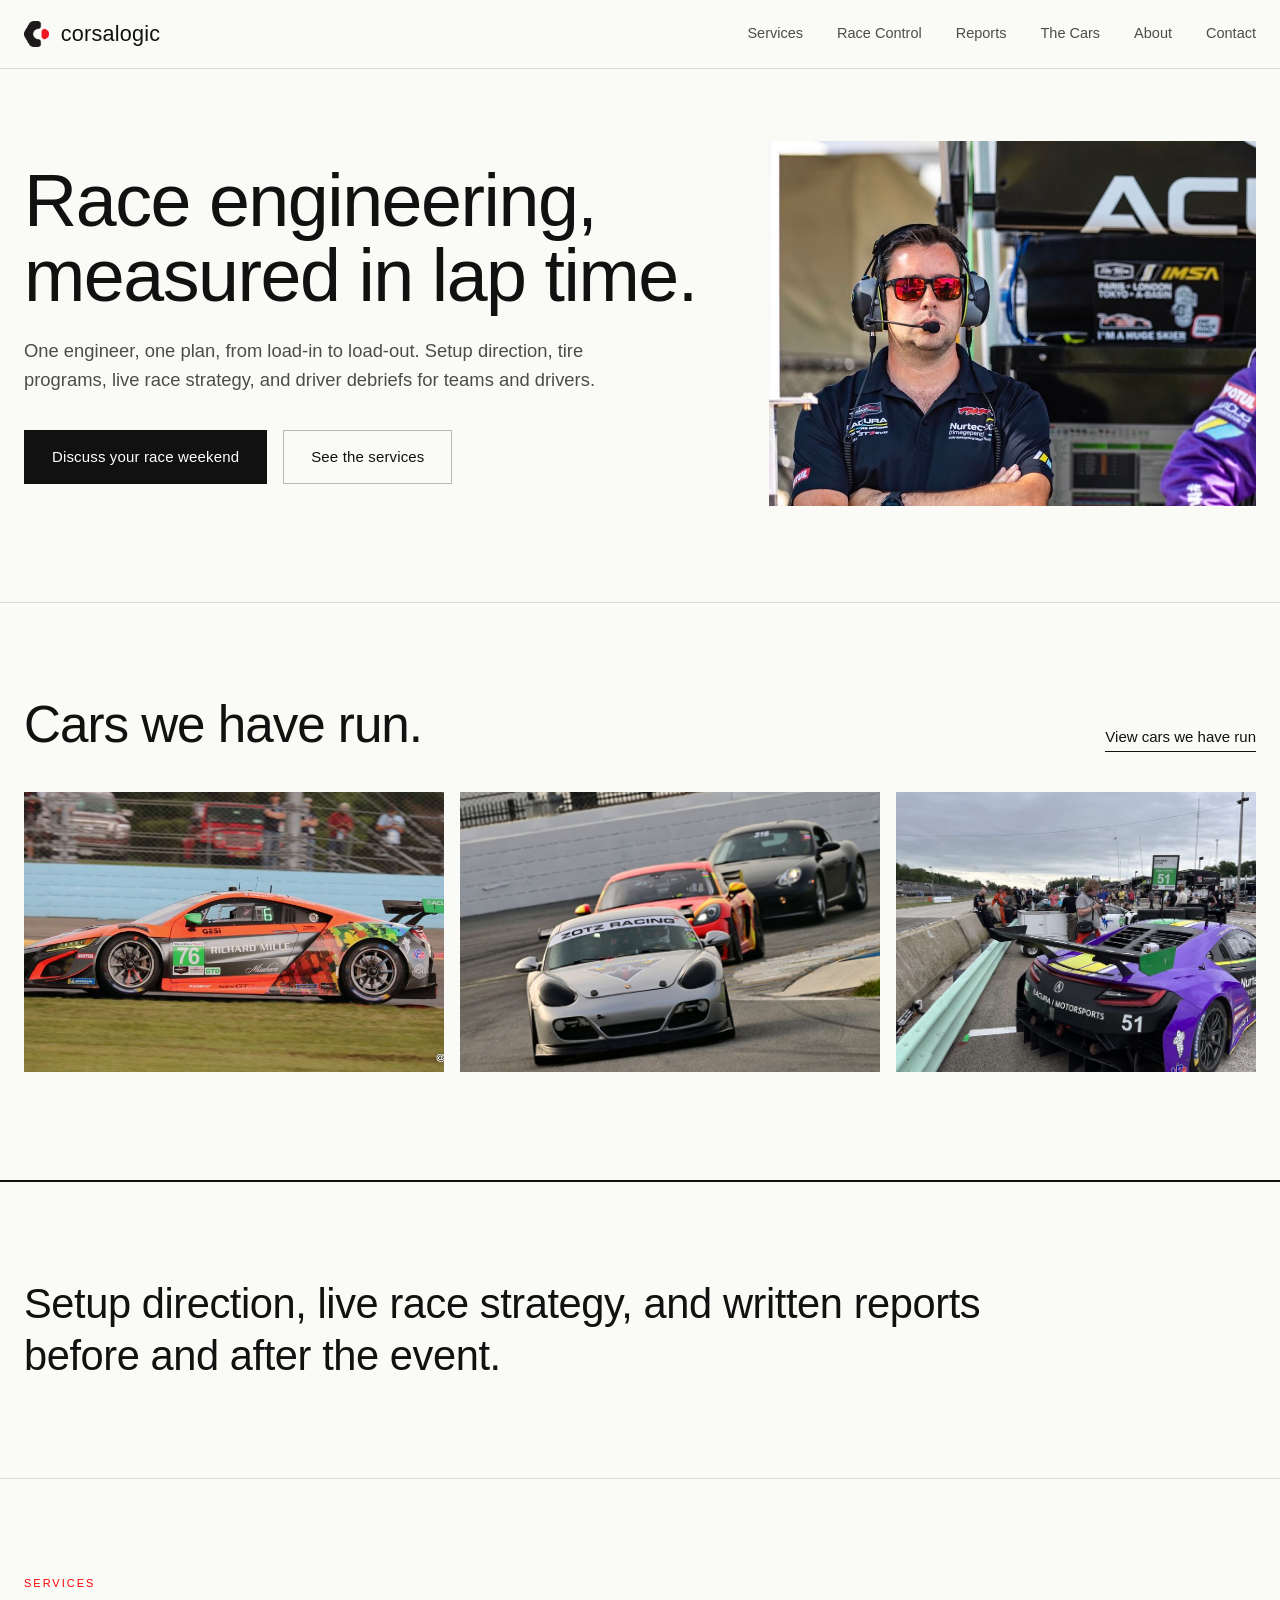
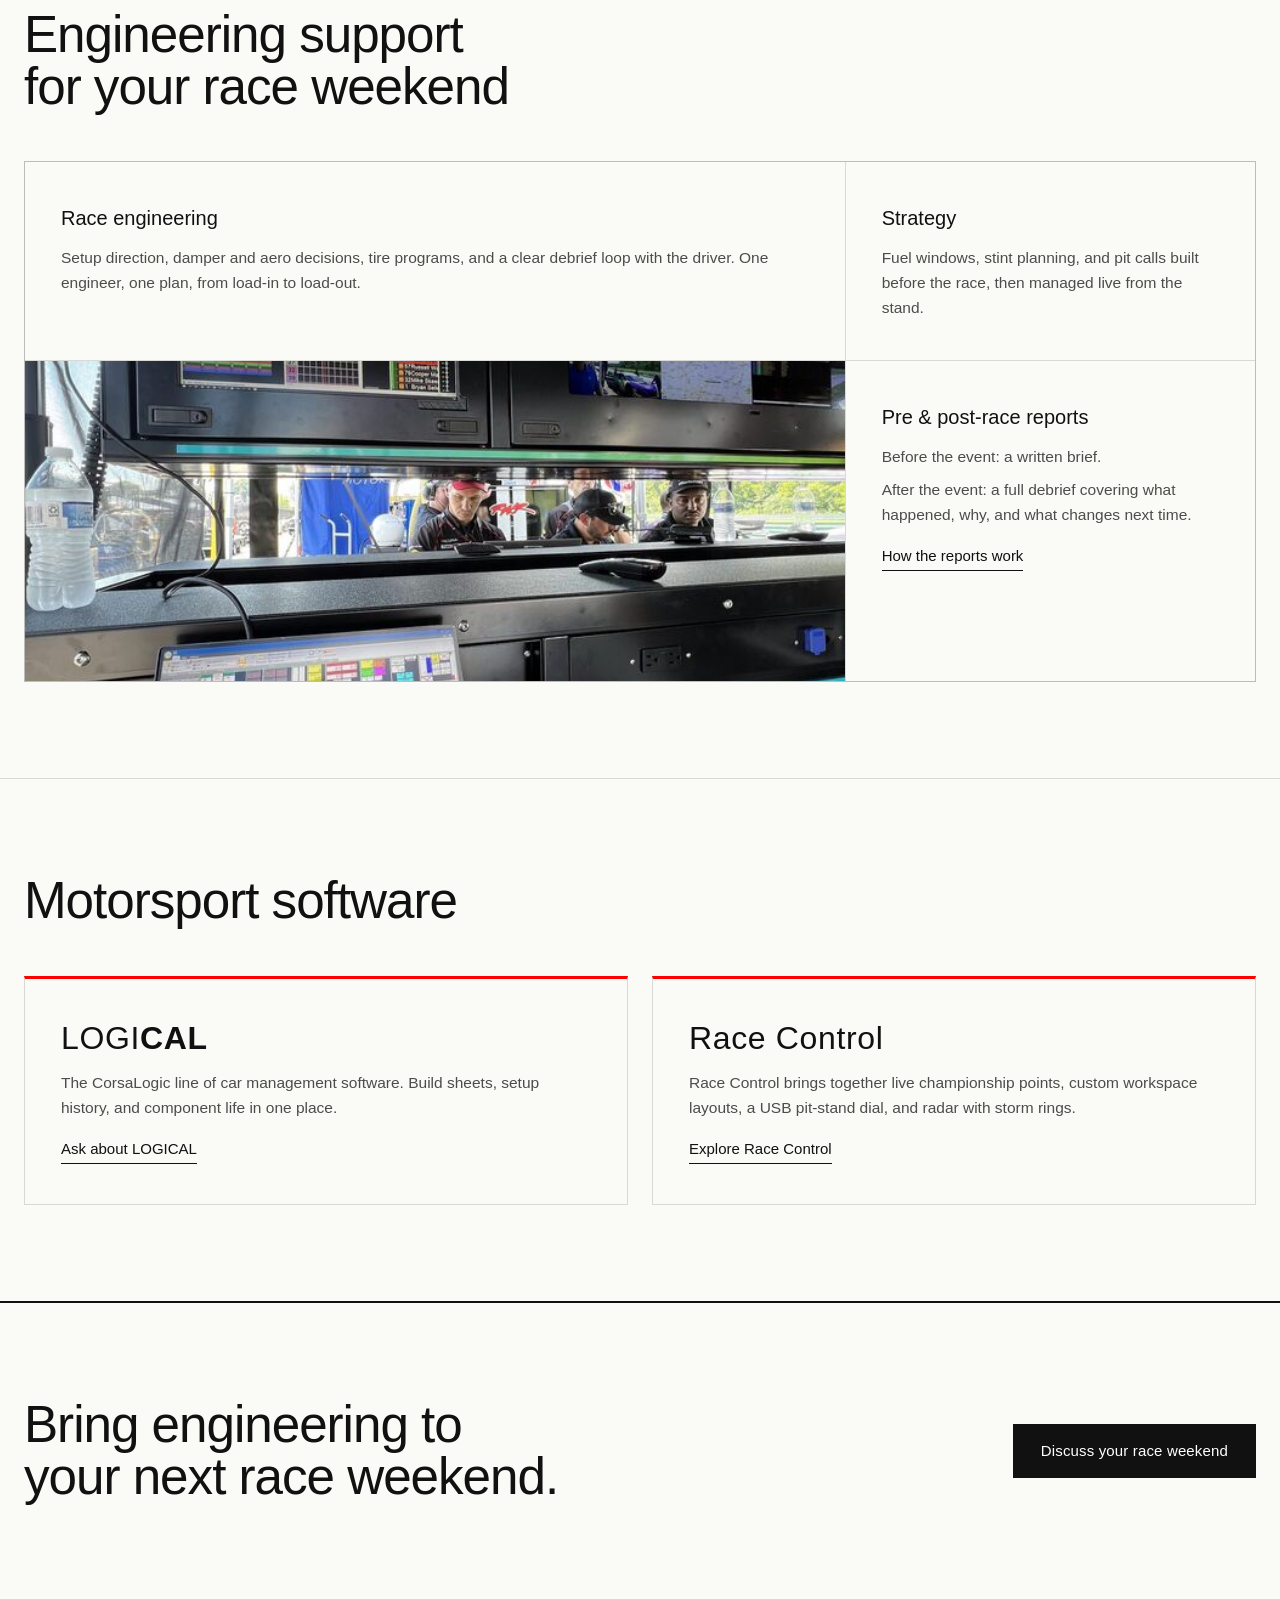
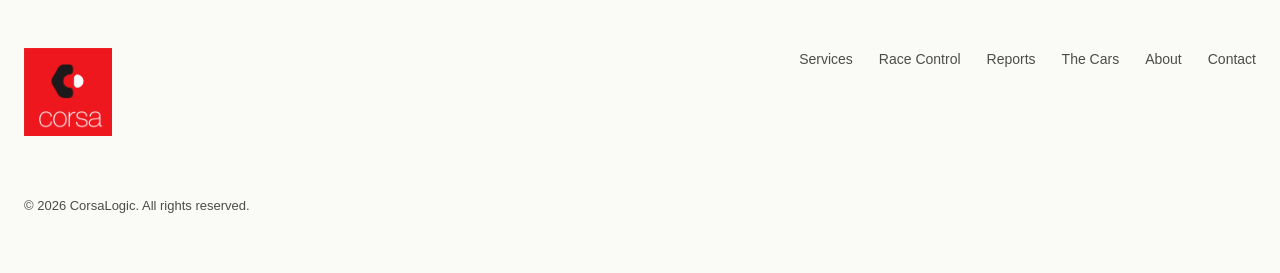
<file: index.html>
<!DOCTYPE html>
<html lang="en">
<head>
<meta charset="UTF-8">
<meta name="viewport" content="width=device-width, initial-scale=1.0">
<title>CorsaLogic | Motorsport Engineering, Strategy, and Race Reports</title>
<meta name="description" content="CorsaLogic delivers race engineering, strategy, and pre- and post-race reporting for teams and drivers. Focused on motorsport. Dedicated to proven performance.">
<meta property="og:type" content="website">
<meta property="og:url" content="https://corsalogic.com/">
<meta property="og:title" content="CorsaLogic | Motorsport Engineering, Strategy, and Race Reports">
<meta property="og:image" content="https://corsalogic.com/assets/photos/img_2671.jpg">
<meta property="og:image:type" content="image/jpeg">
<meta property="og:image:width" content="1800">
<meta property="og:image:height" content="1350">
<meta property="og:image:alt" content="Race car in the garage with bodywork removed and an engineering laptop connected">
<meta name="twitter:card" content="summary_large_image">
<meta name="twitter:image" content="https://corsalogic.com/assets/photos/img_2671.jpg">
<link rel="icon" type="image/png" href="assets/favicon.png">
<link rel="stylesheet" href="css/style.css">
</head>
<body>

<header class="site-header">
  <div class="wrap bar">
    <a class="brand" href="index.html" aria-label="CorsaLogic home">
      <img src="assets/logo-c.png" alt="CorsaLogic mark">
      <span>corsa<b>logic</b></span>
    </a>
    <button class="nav-toggle" aria-expanded="false" aria-label="Menu"><span></span></button>
    <nav class="site-nav">
      <a href="services.html">Services</a>
      <a href="racecontrol.html">Race Control</a>
      <a href="reports.html">Reports</a>
      <a href="work.html">The Cars</a>
      <a href="about.html">About</a>
      <a href="contact.html">Contact</a>
    </nav>
  </div>
</header>

<main>

  <section class="hero">
    <div class="wrap hero-grid">
      <div class="hero-copy reveal">
        <h1 class="display">Race engineering, measured in lap time.</h1>
        <p class="lede">One engineer, one plan, from load-in to load-out. Setup direction, tire programs, live race strategy, and driver debriefs for teams and drivers.</p>
        <div class="hero-cta">
          <a class="btn" href="contact.html">Discuss your race weekend</a>
          <a class="btn btn--ghost" href="services.html">See the services</a>
        </div>
      </div>
      <div class="hero-media reveal">
        <img src="assets/photos/pit-stand-engineer.jpg" alt="Race engineer wearing a headset at the pit stand, arms crossed, with timing screens behind" width="947" height="1283" style="object-position: 50% 72%;" fetchpriority="high">
      </div>
    </div>
  </section>

  <section class="rule-top">
    <div class="wrap">
      <div class="strip-head reveal">
        <h2 class="display">Cars we have run.</h2>
        <a class="textlink" href="work.html">View cars we have run</a>
      </div>
      <div class="strip reveal" id="cars-strip">
        <a href="work.html"><img src="assets/photos/med/nsx76-track.jpg" alt="Acura NSX GT3 Evo at speed on track" loading="lazy"></a>
        <a href="work.html"><img src="assets/photos/med/cayman-train.jpg" alt="Porsche Cayman leading a train of cars through a chicane" loading="lazy"></a>
        <a href="work.html"><img src="assets/photos/med/img_2006.jpg" alt="Acura NSX GT3 Evo parked behind the pit wall" loading="lazy"></a>
        <a href="work.html"><img src="assets/photos/med/img_3813.jpg" alt="GT4 car rolling to the grid under a canopy" loading="lazy"></a>
        <a href="work.html"><img src="assets/photos/med/img_4290.jpg" alt="TCR car in a wet paddock on race morning" loading="lazy"></a>
        <a href="work.html"><img src="assets/photos/med/img_3898.jpg" alt="Blue TCR car in pit lane" loading="lazy"></a>
        <a href="work.html"><img src="assets/photos/med/img_9421.jpg" alt="Blue GT3 car on the grid with the crew making final checks" loading="lazy"></a>
      </div>
      <div class="strip-controls" hidden>
        <button type="button" class="strip-btn" data-dir="-1" aria-controls="cars-strip"><span aria-hidden="true">&larr;</span> Previous car</button>
        <button type="button" class="strip-btn" data-dir="1" aria-controls="cars-strip">Next car <span aria-hidden="true">&rarr;</span></button>
      </div>
    </div>
  </section>

  <section class="statement rule-top">
    <div class="wrap reveal">
      <p>Setup direction, live race strategy, and written reports before and after the event.</p>
    </div>
  </section>

  <section class="rule-top">
    <div class="wrap">
      <p class="label" style="margin-bottom:16px;">Services</p>
      <h2 class="display reveal" style="margin-bottom:48px; max-width:16em;">Engineering support for your race weekend</h2>
      <div class="bento bento--services reveal">
        <div class="cell-wide">
          <h3>Race engineering</h3>
          <p>Setup direction, damper and aero decisions, tire programs, and a clear debrief loop with the driver. One engineer, one plan, from load-in to load-out.</p>
        </div>
        <div class="cell-narrow">
          <h3>Strategy</h3>
          <p>Fuel windows, stint planning, and pit calls built before the race, then managed live from the stand.</p>
        </div>
        <figure class="cell-wide cell-photo">
          <img src="assets/photos/med/img_2693.jpg" alt="Timing stand with live timing monitors and telemetry screens" loading="lazy">
        </figure>
        <div class="cell-narrow">
          <h3>Pre &amp; post-race reports</h3>
          <p>Before the event: a written brief.</p>
          <p style="margin-top:8px;">After the event: a full debrief covering what happened, why, and what changes next time.</p>
          <p style="margin-top:16px;"><a class="textlink" href="reports.html">How the reports work</a></p>
        </div>
      </div>
    </div>
  </section>

  <section class="rule-top">
    <div class="wrap">
      <h2 class="display reveal" style="margin-bottom:48px;">Motorsport software</h2>
      <div class="products reveal">
        <article class="product">
          <h3 class="wordmark">LOGI<b>CAL</b></h3>
          <p>The CorsaLogic line of car management software. Build sheets, setup history, and component life in one place.</p>
          <p class="product-link"><a class="textlink" href="contact.html">Ask about LOGICAL</a></p>
        </article>
        <article class="product">
          <h3 class="wordmark">Race Control</h3>
          <p>Race Control brings together live championship points, custom workspace layouts, a USB pit-stand dial, and radar with storm rings.</p>
          <p class="product-link"><a class="textlink" href="racecontrol.html">Explore Race Control</a></p>
        </article>
      </div>
    </div>
  </section>

  <section class="cta-band">
    <div class="wrap inner">
      <h2 class="display reveal">Bring engineering to your next race weekend.</h2>
      <a class="btn reveal" href="contact.html">Discuss your race weekend</a>
    </div>
  </section>

</main>

<footer class="site-footer">
  <div class="wrap inner">
    <img src="assets/logo-red.png" alt="CorsaLogic logo">
    <nav>
      <a href="services.html">Services</a>
      <a href="racecontrol.html">Race Control</a>
      <a href="reports.html">Reports</a>
      <a href="work.html">The Cars</a>
      <a href="about.html">About</a>
      <a href="contact.html">Contact</a>
    </nav>
    <p class="fine">&copy; 2026 CorsaLogic. All rights reserved.</p>
  </div>
</footer>

<script src="js/main.js"></script>
</body>
</html>
</file>
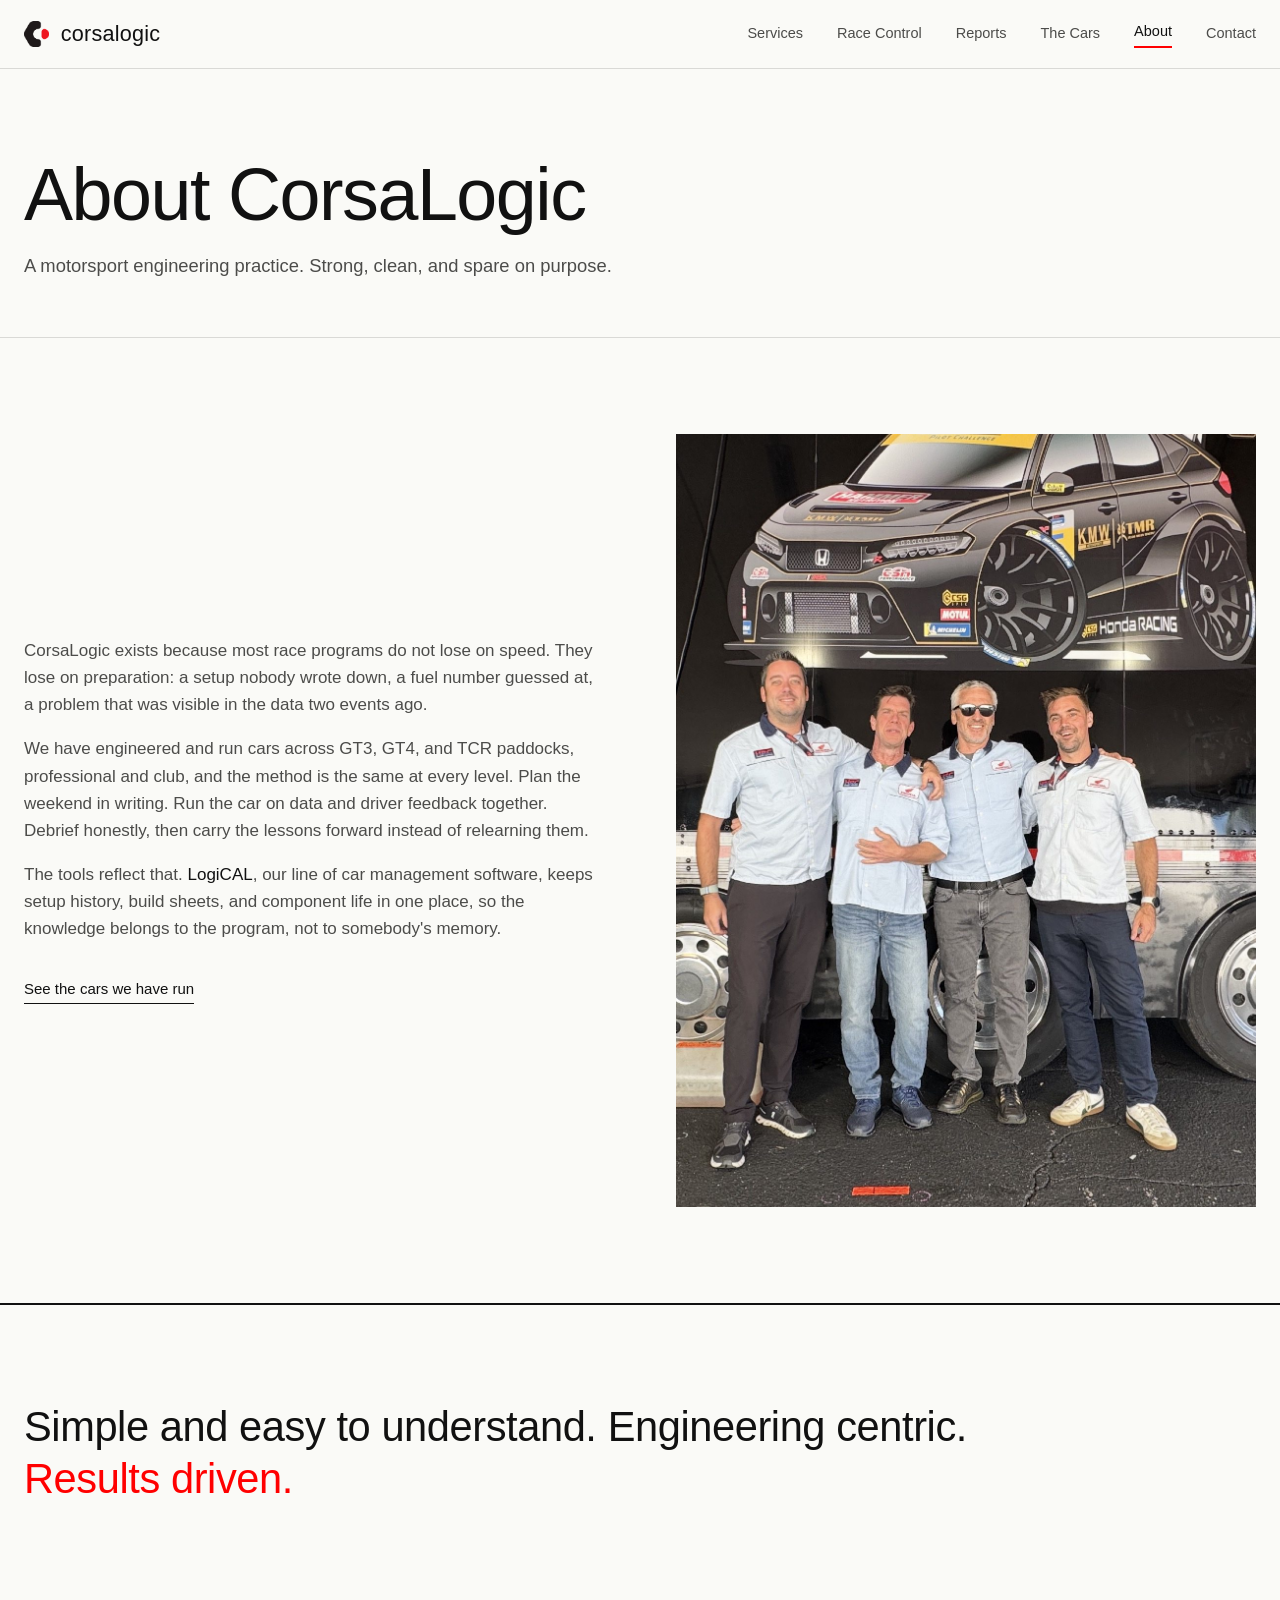
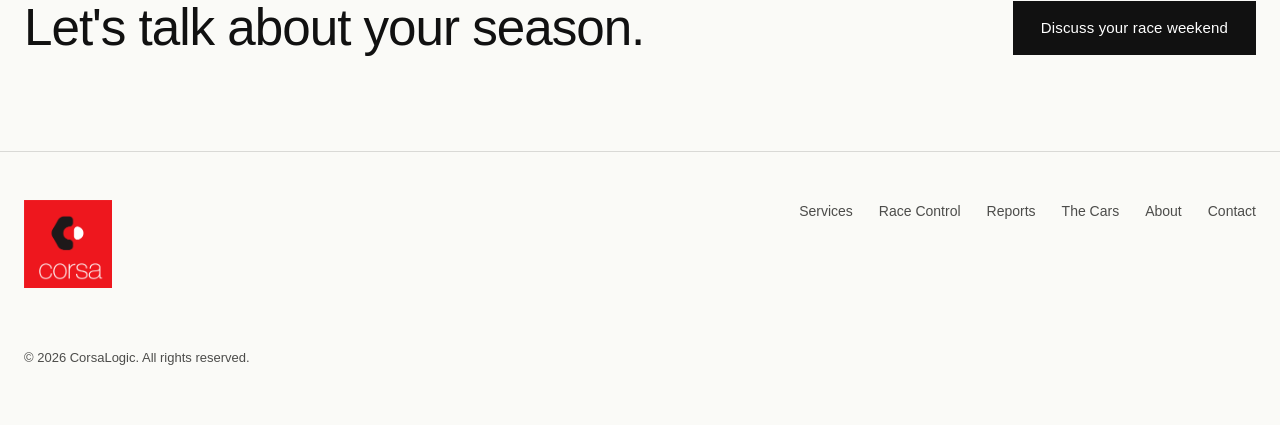
<file: about.html>
<!DOCTYPE html>
<html lang="en">
<head>
<meta charset="UTF-8">
<meta name="viewport" content="width=device-width, initial-scale=1.0">
<title>About | CorsaLogic</title>
<meta name="description" content="CorsaLogic is a motorsport engineering practice built on a simple idea: proven performance comes from preparation, data, and discipline.">
<link rel="icon" type="image/png" href="assets/favicon.png">
<link rel="stylesheet" href="css/style.css">
</head>
<body>

<header class="site-header">
  <div class="wrap bar">
    <a class="brand" href="index.html" aria-label="CorsaLogic home">
      <img src="assets/logo-c.png" alt="CorsaLogic mark">
      <span>corsa<b>logic</b></span>
    </a>
    <button class="nav-toggle" aria-expanded="false" aria-label="Menu"><span></span></button>
    <nav class="site-nav">
      <a href="services.html">Services</a>
      <a href="racecontrol.html">Race Control</a>
      <a href="reports.html">Reports</a>
      <a href="work.html">The Cars</a>
      <a href="about.html" aria-current="page">About</a>
      <a href="contact.html">Contact</a>
    </nav>
  </div>
</header>

<main>

  <section class="page-hero">
    <div class="wrap reveal">
      <h1 class="display">About CorsaLogic</h1>
      <p class="lede">A motorsport engineering practice. Strong, clean, and spare on purpose.</p>
    </div>
  </section>

  <section>
    <div class="wrap">
      <div class="feature">
        <div class="reveal">
          <p class="prose">CorsaLogic exists because most race programs do not lose on speed. They lose on preparation: a setup nobody wrote down, a fuel number guessed at, a problem that was visible in the data two events ago.</p>
          <p class="prose">We have engineered and run cars across GT3, GT4, and TCR paddocks, professional and club, and the method is the same at every level. Plan the weekend in writing. Run the car on data and driver feedback together. Debrief honestly, then carry the lessons forward instead of relearning them.</p>
          <p class="prose">The tools reflect that. <strong>LogiCAL</strong>, our line of car management software, keeps setup history, build sheets, and component life in one place, so the knowledge belongs to the program, not to somebody's memory.</p>
          <p style="margin-top:32px;"><a class="textlink" href="work.html">See the cars we have run</a></p>
        </div>
        <div class="feature-media reveal">
          <img src="assets/photos/team.jpg" alt="Four team members in Honda crew shirts in front of the race transporter" loading="lazy" style="aspect-ratio:3/4;">
        </div>
      </div>
    </div>
  </section>

  <section class="statement rule-top">
    <div class="wrap reveal">
      <p>Simple and easy to understand. Engineering centric. <em>Results driven.</em></p>
    </div>
  </section>

  <section class="cta-band" style="border-top:none; padding-top:0;">
    <div class="wrap inner">
      <h2 class="display reveal">Let's talk about your season.</h2>
      <a class="btn reveal" href="contact.html">Discuss your race weekend</a>
    </div>
  </section>

</main>

<footer class="site-footer">
  <div class="wrap inner">
    <img src="assets/logo-red.png" alt="CorsaLogic logo">
    <nav>
      <a href="services.html">Services</a>
      <a href="racecontrol.html">Race Control</a>
      <a href="reports.html">Reports</a>
      <a href="work.html">The Cars</a>
      <a href="about.html">About</a>
      <a href="contact.html">Contact</a>
    </nav>
    <p class="fine">&copy; 2026 CorsaLogic. All rights reserved.</p>
  </div>
</footer>

<script src="js/main.js"></script>
</body>
</html>
</file>
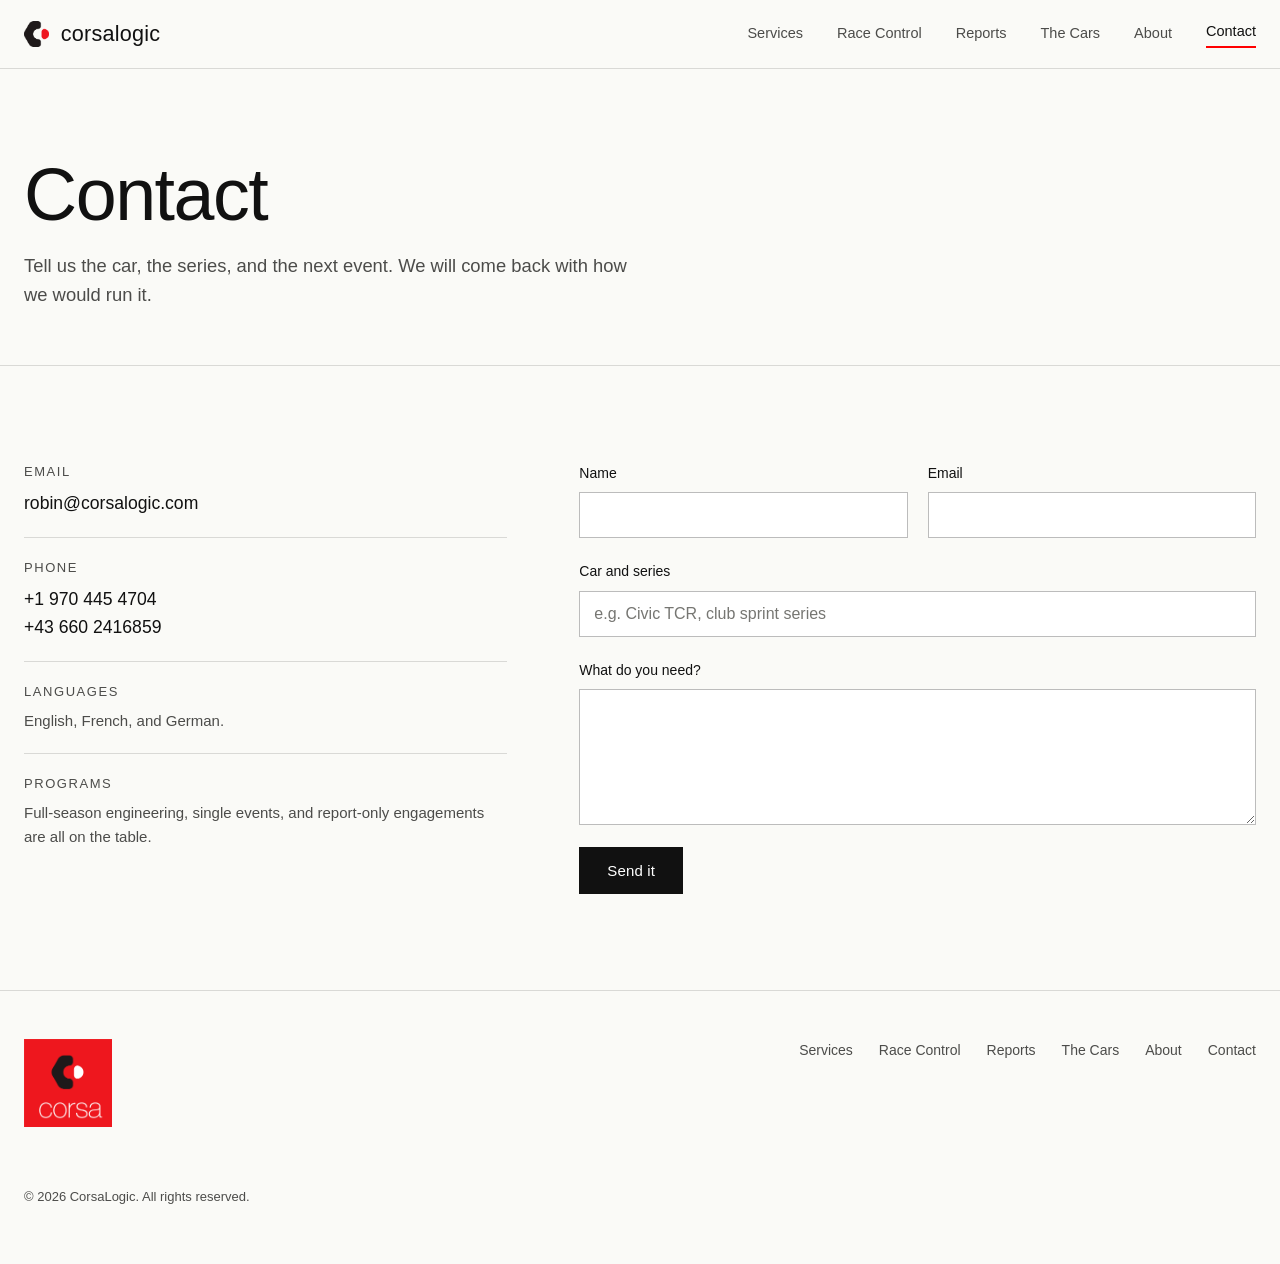
<file: contact.html>
<!DOCTYPE html>
<html lang="en">
<head>
<meta charset="UTF-8">
<meta name="viewport" content="width=device-width, initial-scale=1.0">
<title>Contact | CorsaLogic</title>
<meta name="description" content="Contact CorsaLogic about race engineering, strategy, and reporting for your program.">
<link rel="icon" type="image/png" href="assets/favicon.png">
<link rel="stylesheet" href="css/style.css">
</head>
<body>

<header class="site-header">
  <div class="wrap bar">
    <a class="brand" href="index.html" aria-label="CorsaLogic home">
      <img src="assets/logo-c.png" alt="CorsaLogic mark">
      <span>corsa<b>logic</b></span>
    </a>
    <button class="nav-toggle" aria-expanded="false" aria-label="Menu"><span></span></button>
    <nav class="site-nav">
      <a href="services.html">Services</a>
      <a href="racecontrol.html">Race Control</a>
      <a href="reports.html">Reports</a>
      <a href="work.html">The Cars</a>
      <a href="about.html">About</a>
      <a href="contact.html" aria-current="page">Contact</a>
    </nav>
  </div>
</header>

<main>

  <section class="page-hero">
    <div class="wrap reveal">
      <h1 class="display">Contact</h1>
      <p class="lede">Tell us the car, the series, and the next event. We will come back with how we would run it.</p>
    </div>
  </section>

  <section>
    <div class="wrap contact-grid">

      <div class="contact-meta reveal">
        <div class="item">
          <h3>Email</h3>
          <a href="mailto:robin@corsalogic.com">robin@corsalogic.com</a>
        </div>
        <div class="item">
          <h3>Phone</h3>
          <a href="tel:+19704454704">+1 970 445 4704</a><br>
          <a href="tel:+436602416859">+43 660 2416859</a>
        </div>
        <div class="item">
          <h3>Languages</h3>
          <p class="prose" style="font-size:15px;">English, French, and German.</p>
        </div>
        <div class="item">
          <h3>Programs</h3>
          <p class="prose" style="font-size:15px;">Full-season engineering, single events, and report-only engagements are all on the table.</p>
        </div>
      </div>

      <form class="reveal" action="https://formspree.io/f/xeebnoer" method="POST">
        <div class="row">
          <div class="field">
            <label for="name">Name</label>
            <input id="name" name="name" type="text" autocomplete="name" required>
          </div>
          <div class="field">
            <label for="email">Email</label>
            <input id="email" name="email" type="email" autocomplete="email" required>
          </div>
        </div>
        <div class="field">
          <label for="car">Car and series</label>
          <input id="car" name="car" type="text" placeholder="e.g. Civic TCR, club sprint series">
        </div>
        <div class="field">
          <label for="message">What do you need?</label>
          <textarea id="message" name="message" rows="6" required></textarea>
        </div>
        <button class="btn" type="submit">Send it</button>
      </form>

    </div>
  </section>

</main>

<footer class="site-footer">
  <div class="wrap inner">
    <img src="assets/logo-red.png" alt="CorsaLogic logo">
    <nav>
      <a href="services.html">Services</a>
      <a href="racecontrol.html">Race Control</a>
      <a href="reports.html">Reports</a>
      <a href="work.html">The Cars</a>
      <a href="about.html">About</a>
      <a href="contact.html">Contact</a>
    </nav>
    <p class="fine">&copy; 2026 CorsaLogic. All rights reserved.</p>
  </div>
</footer>

<script src="js/main.js"></script>
</body>
</html>
</file>
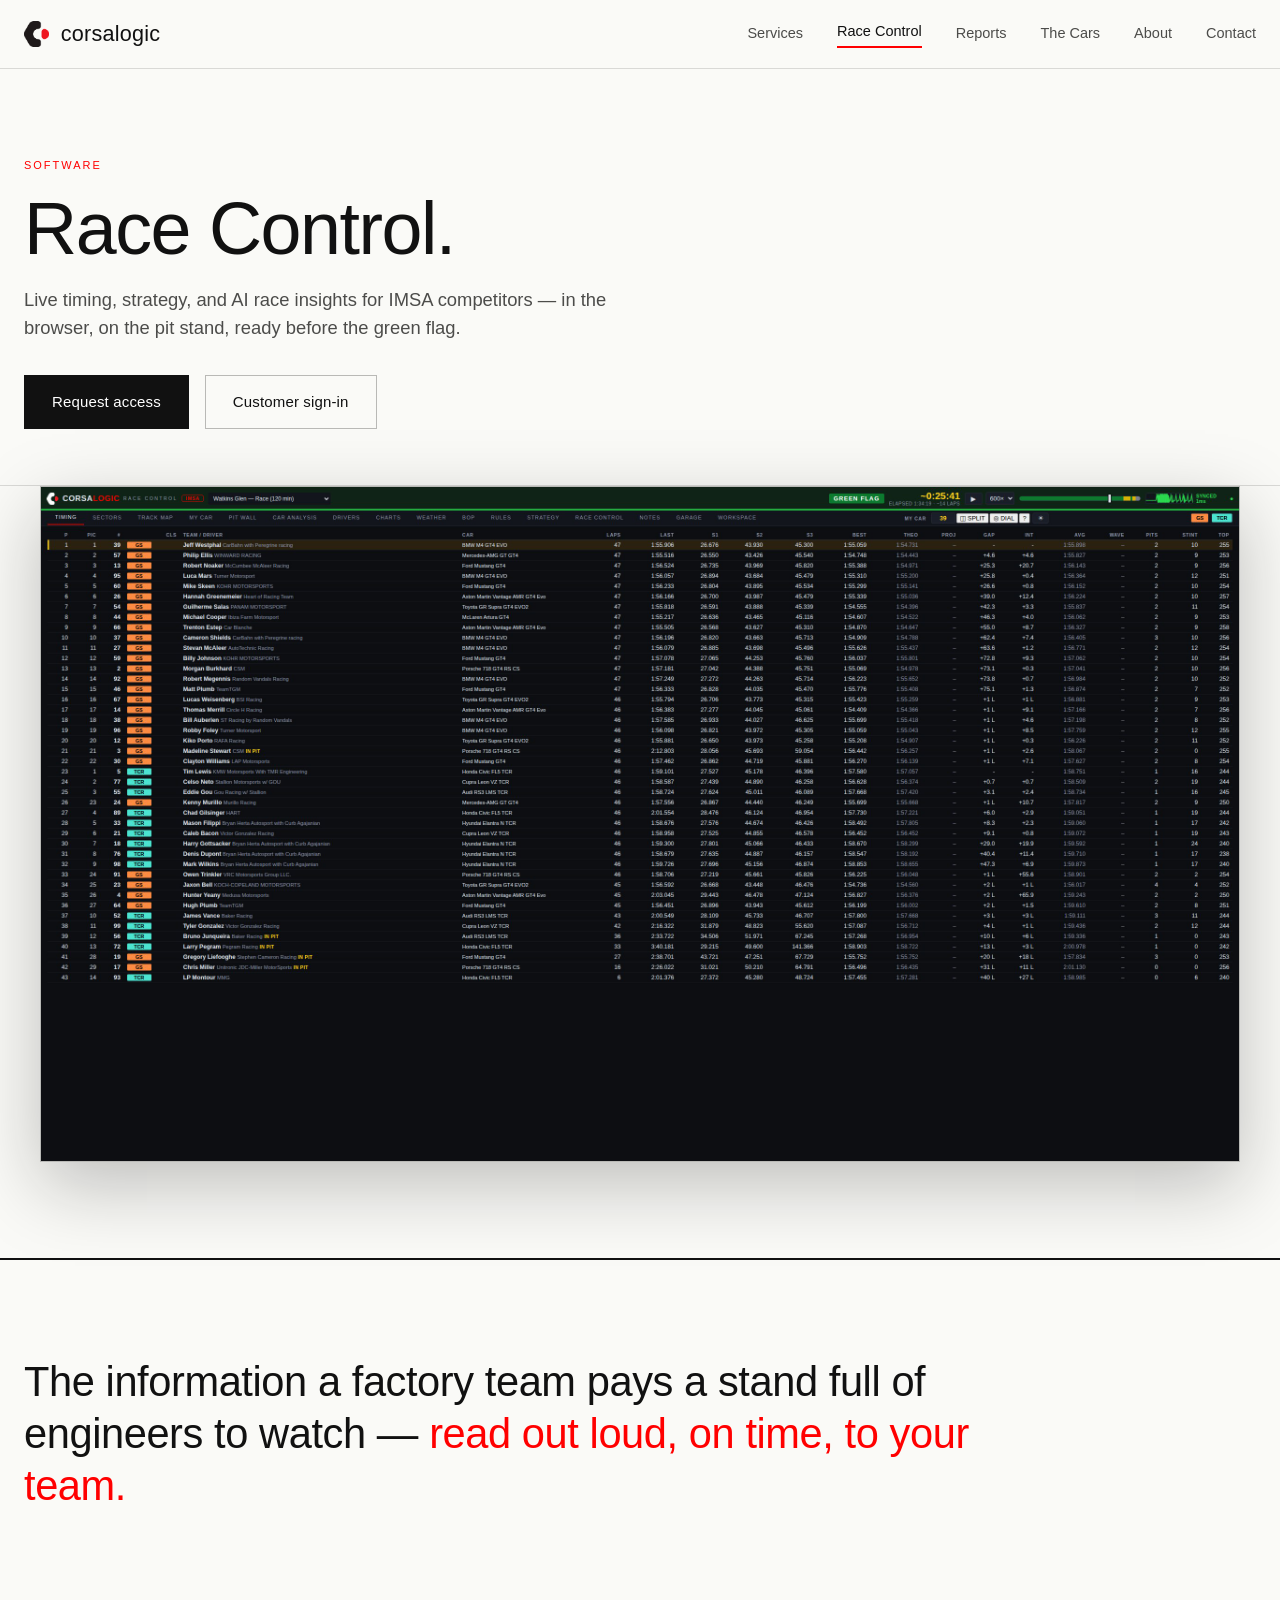
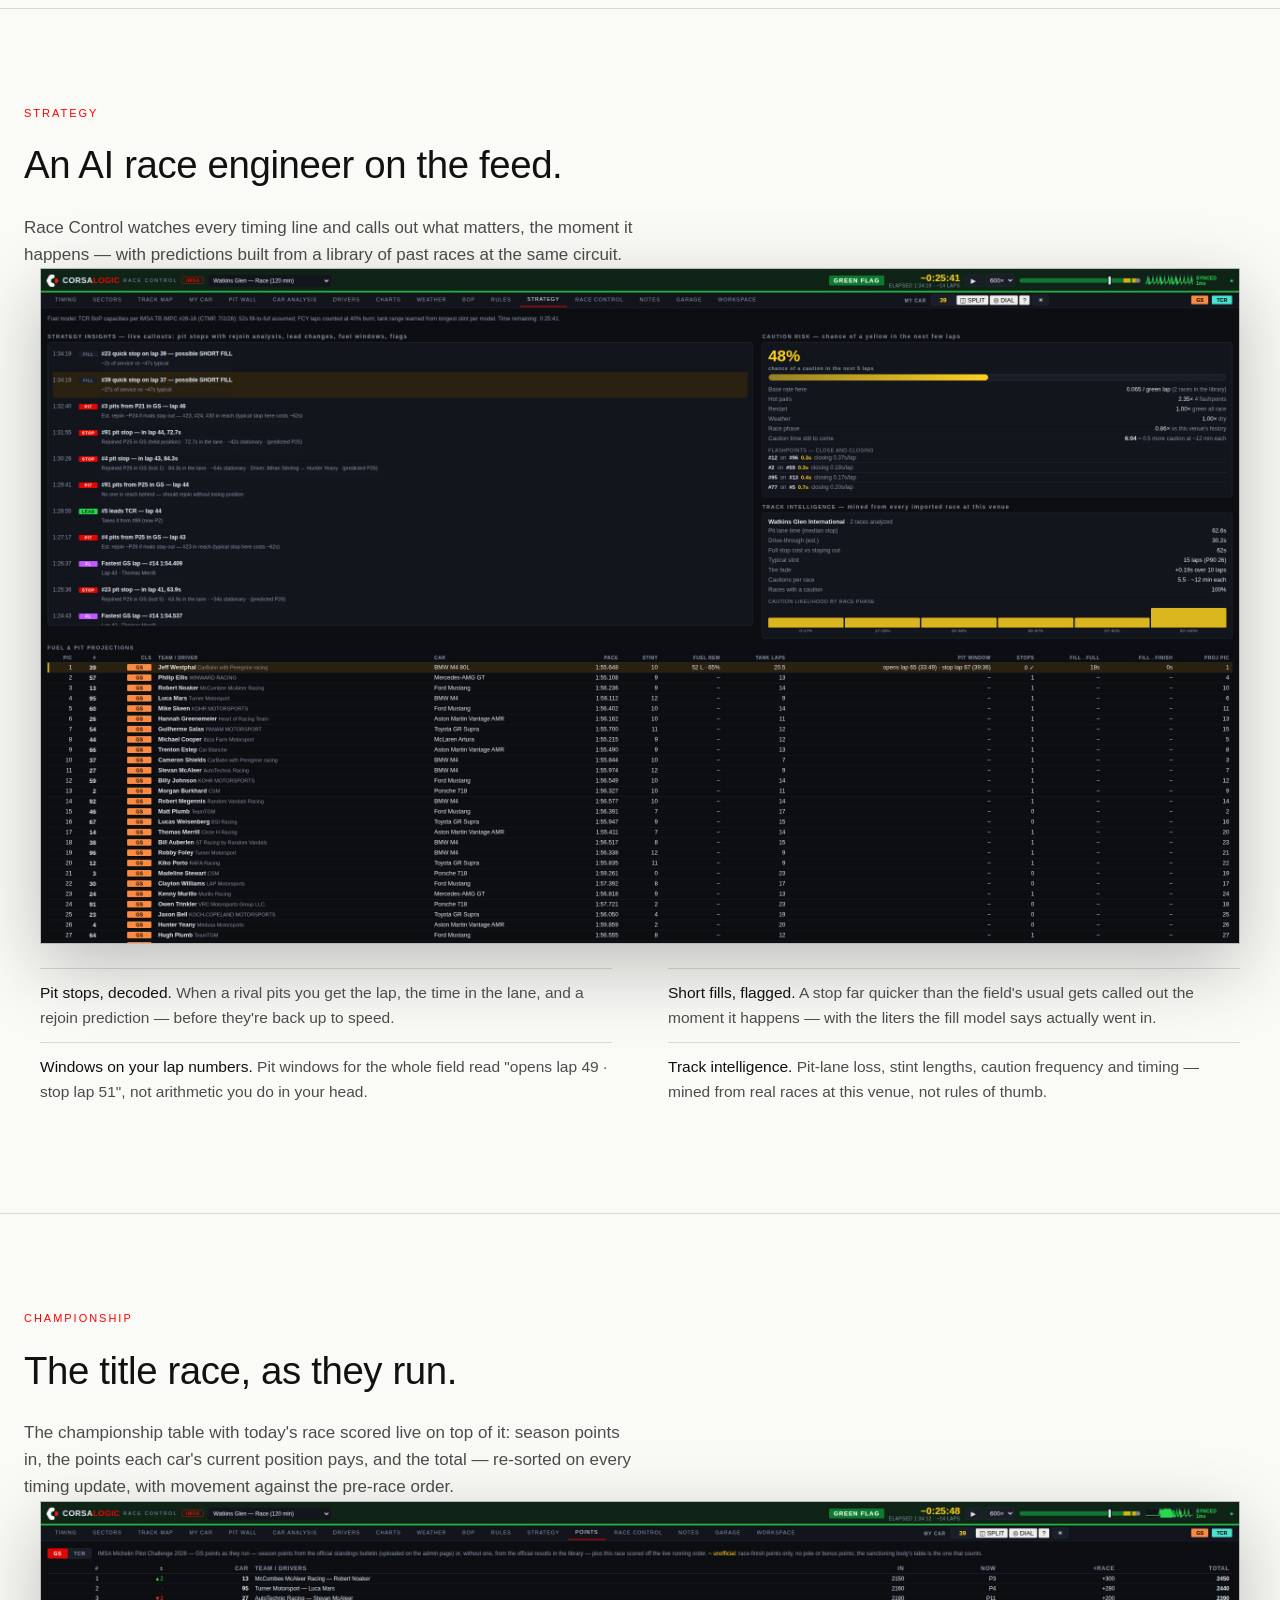
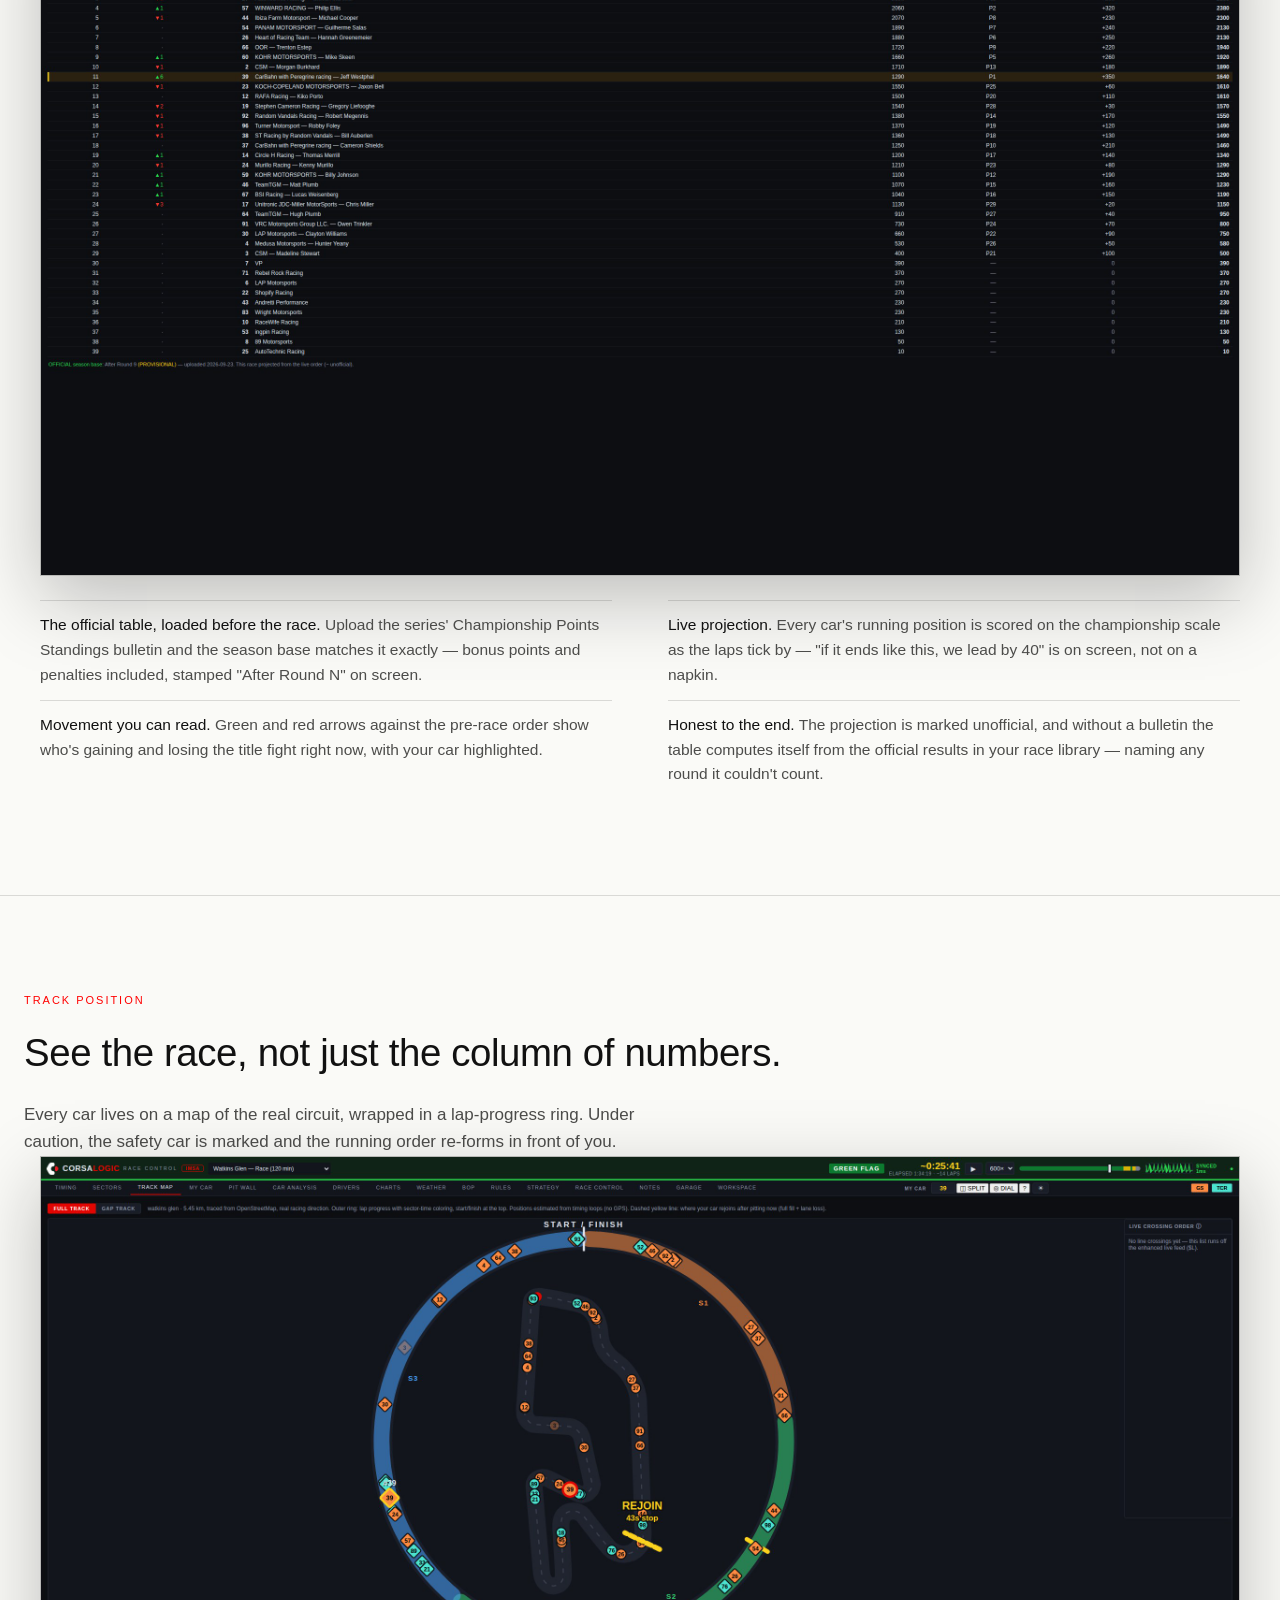
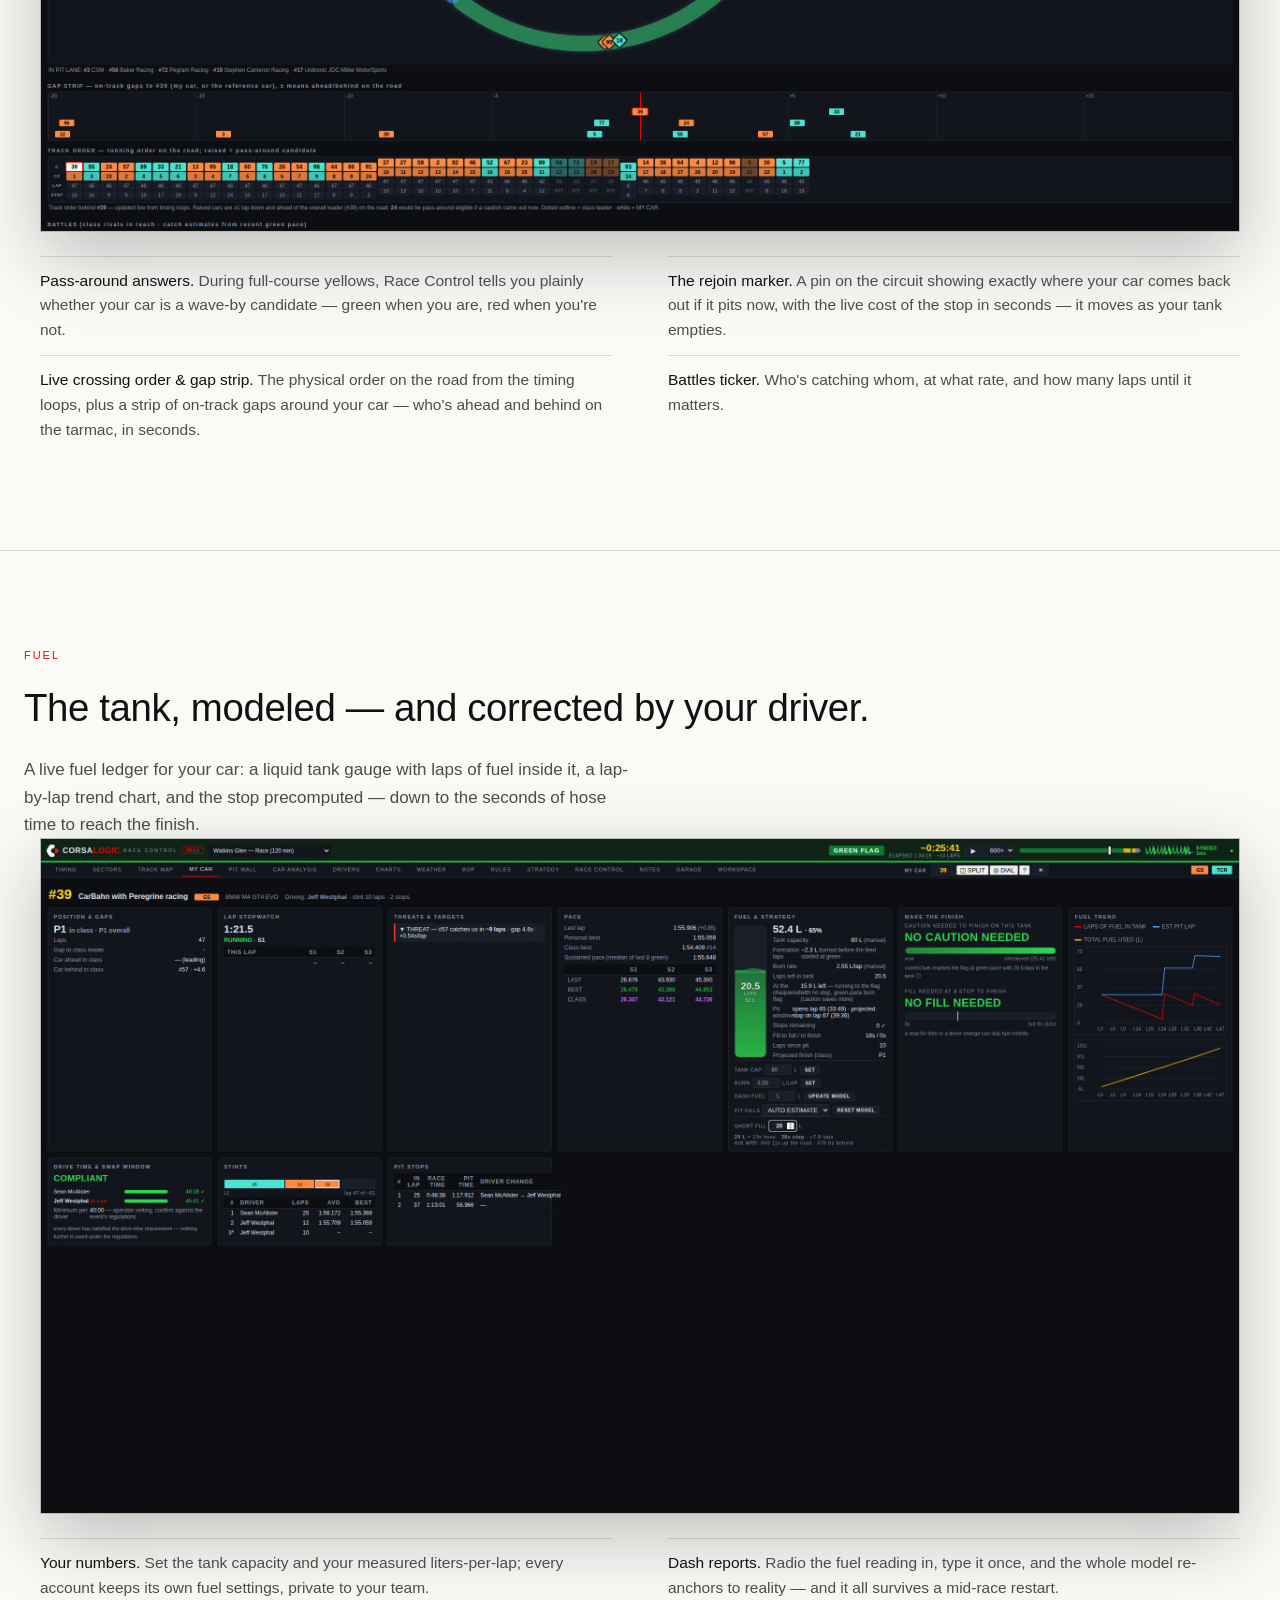
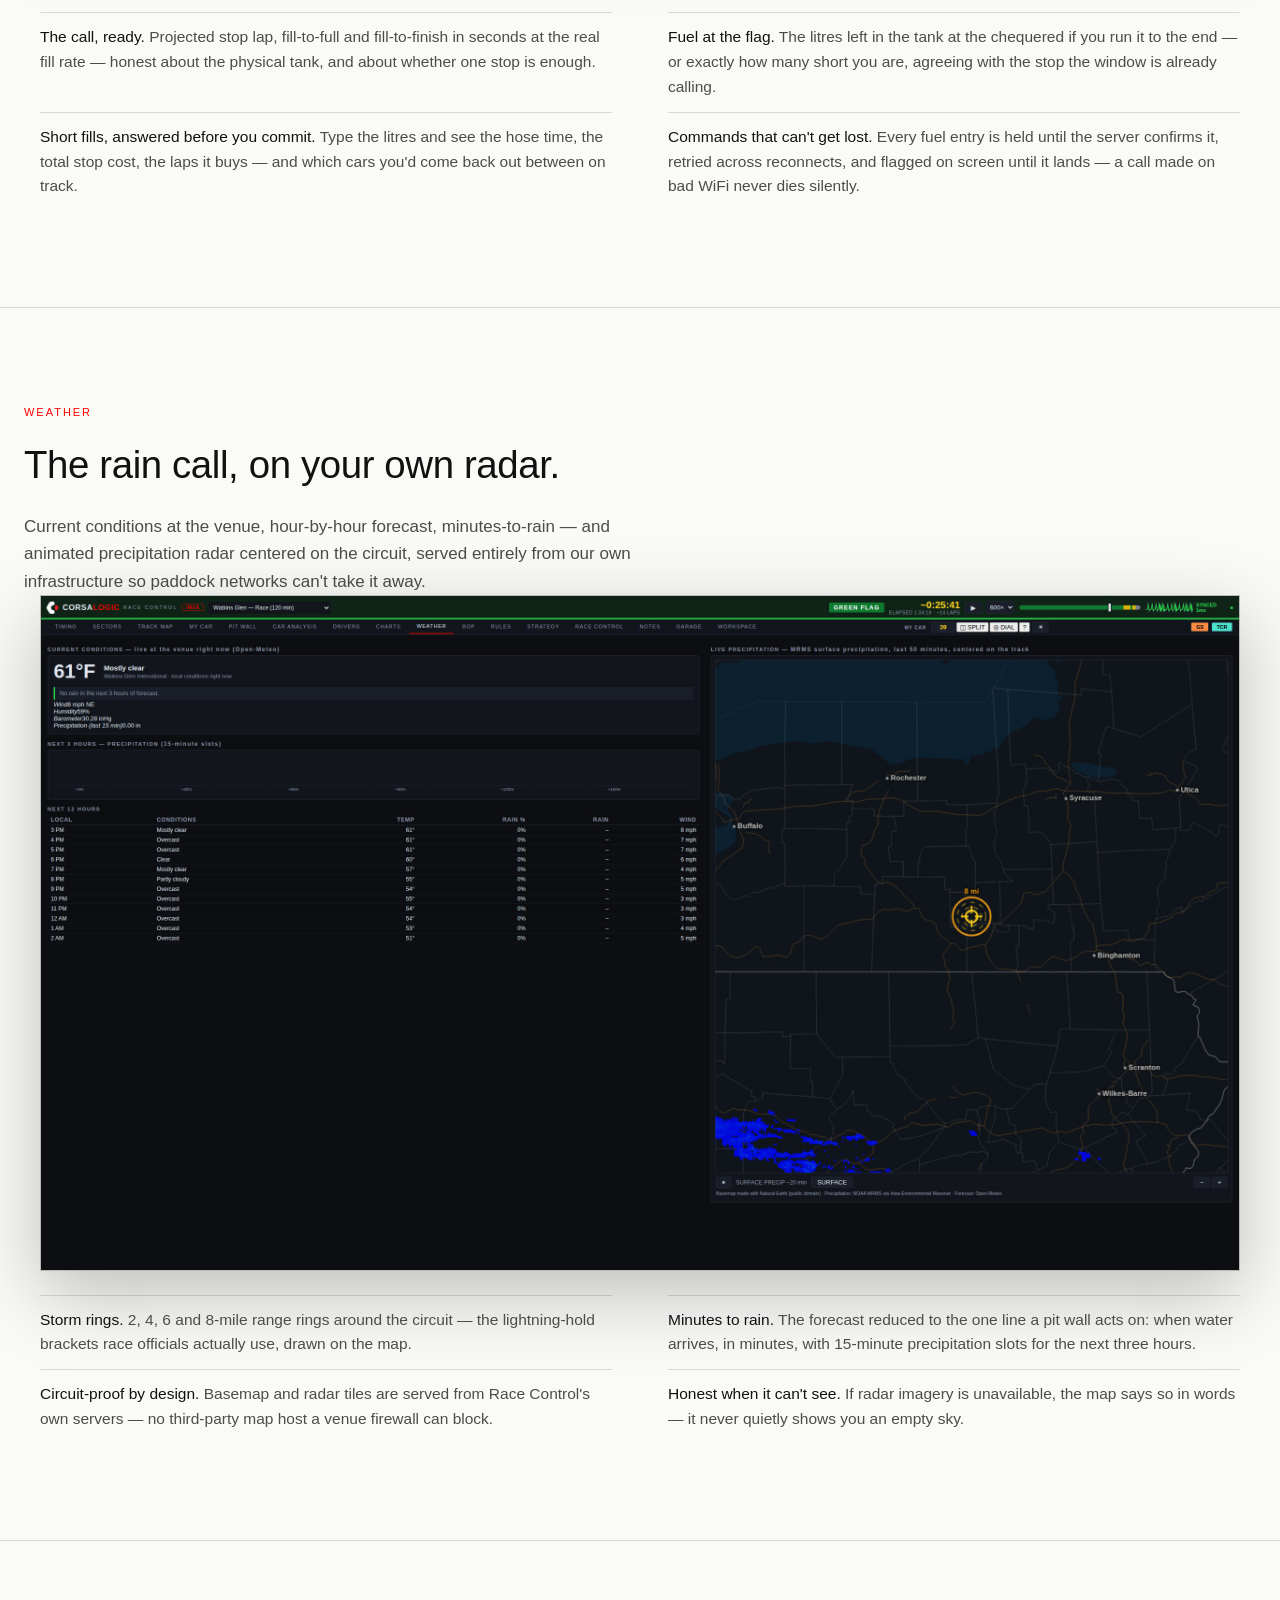
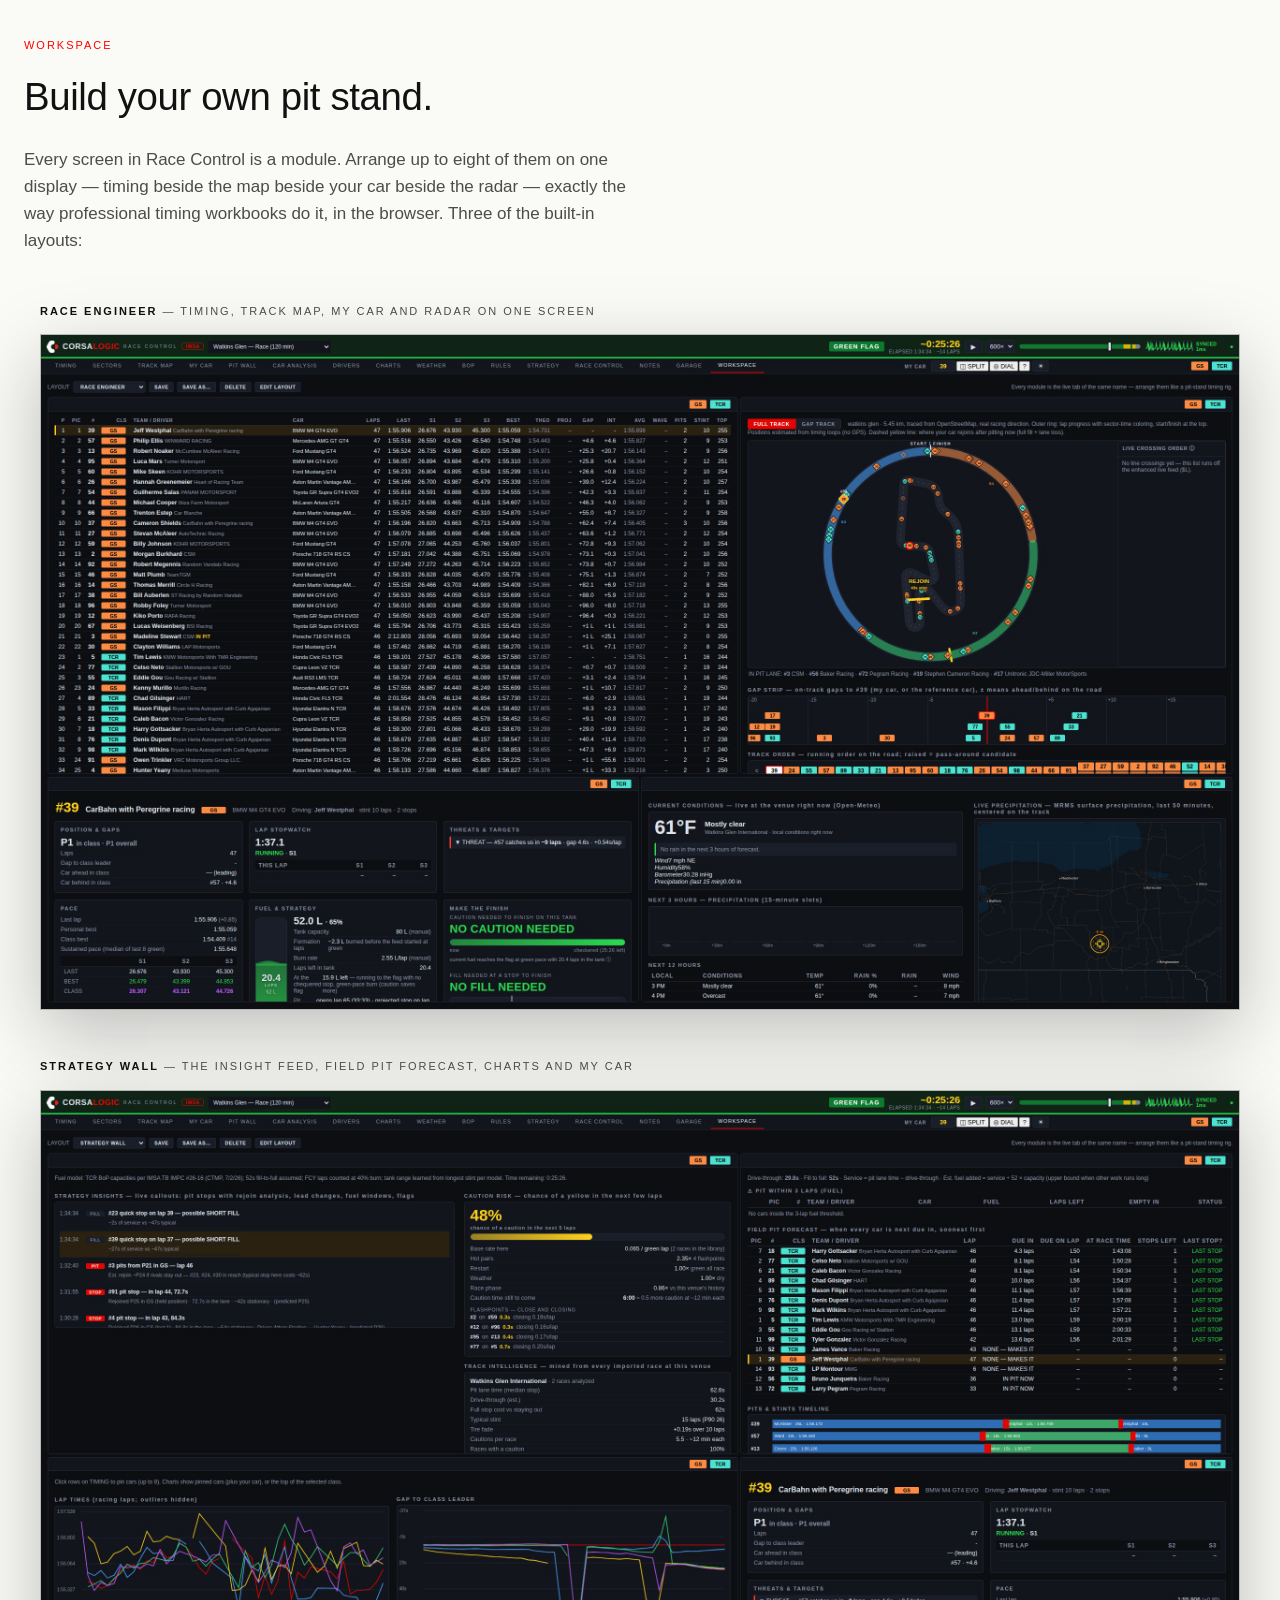
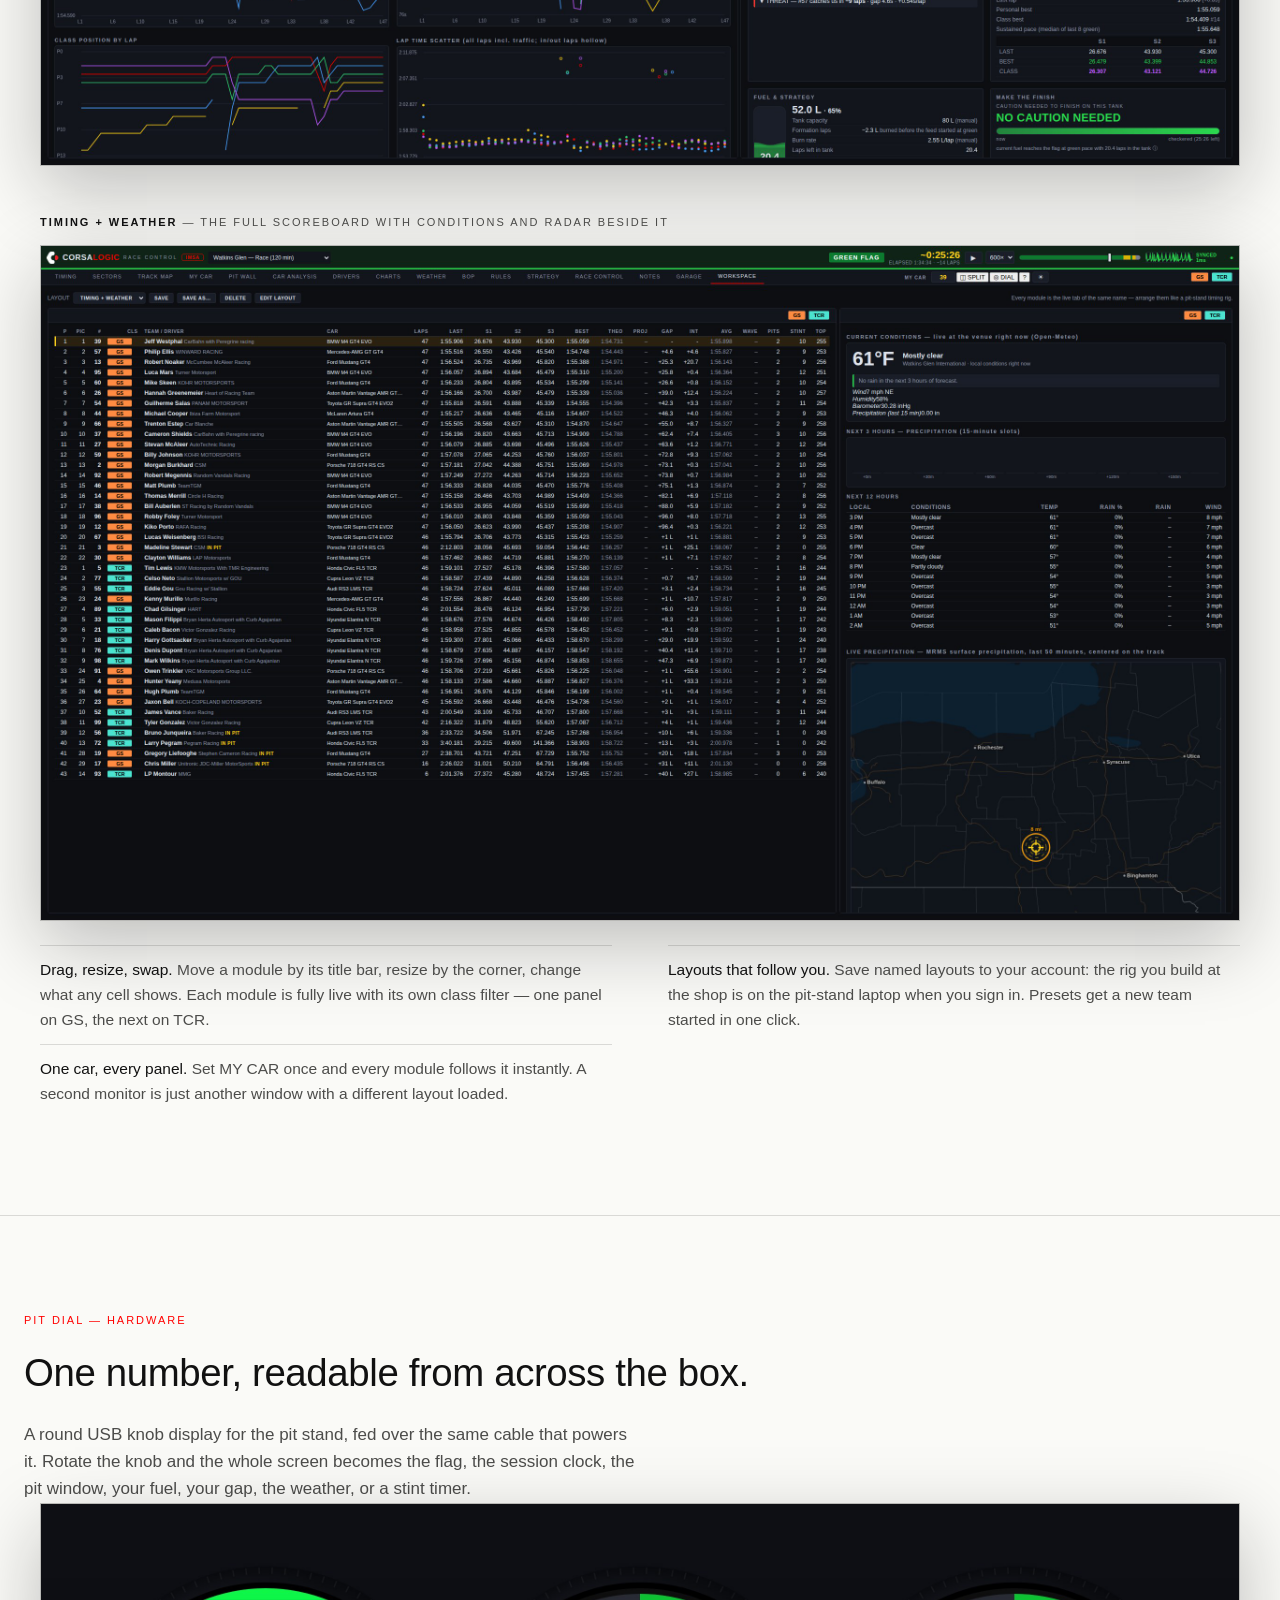
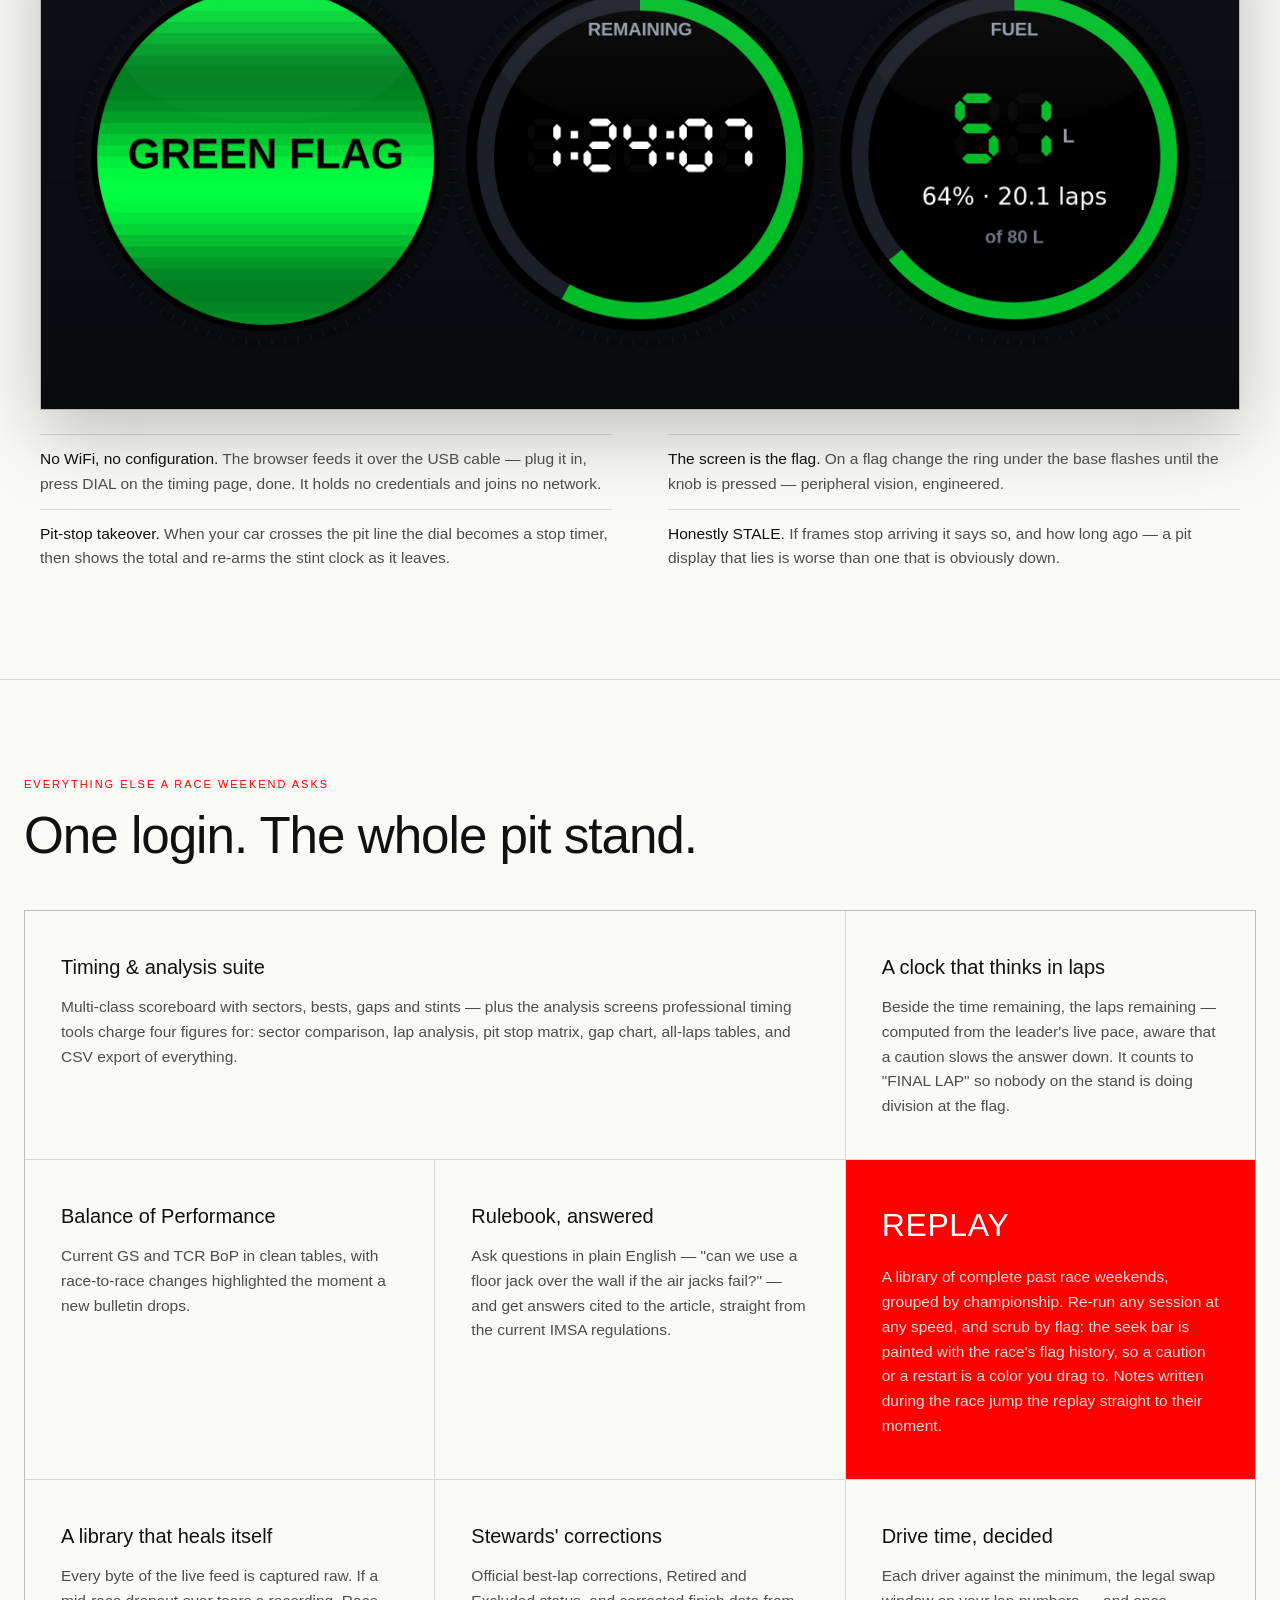
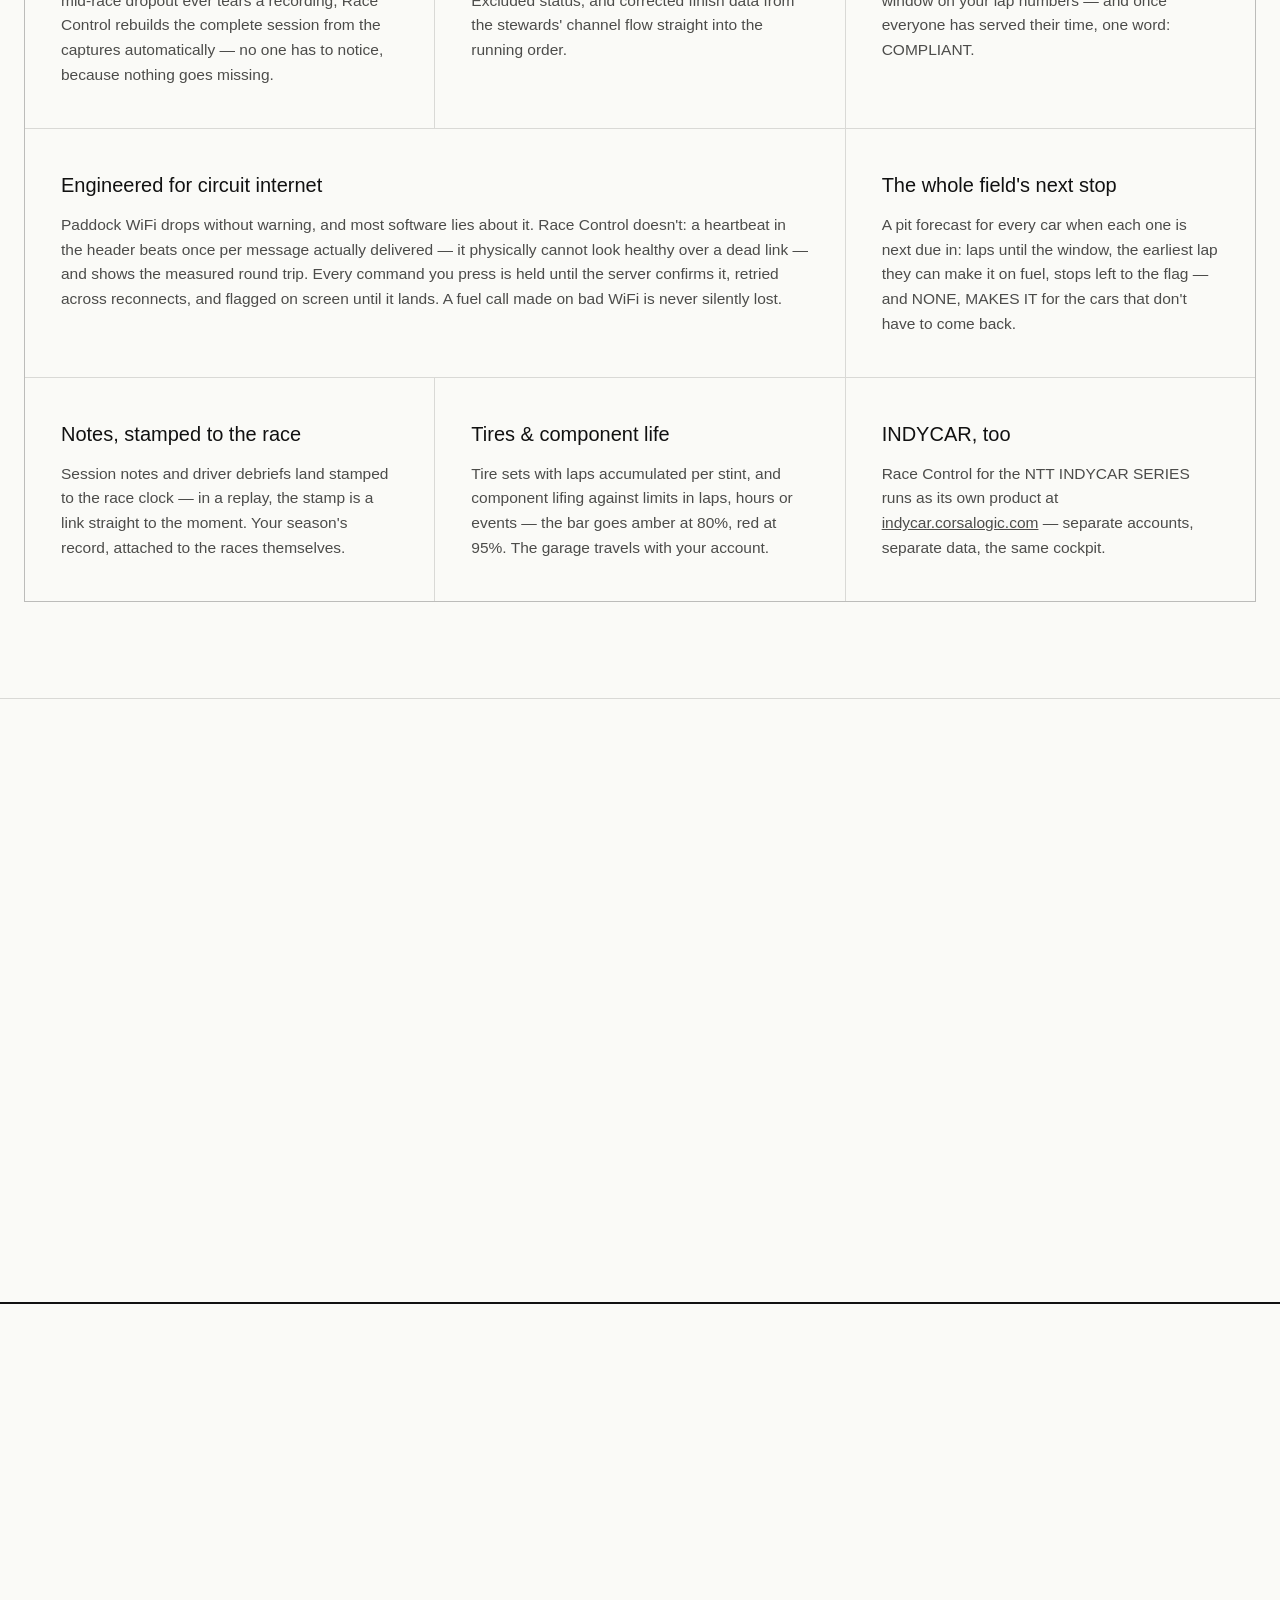
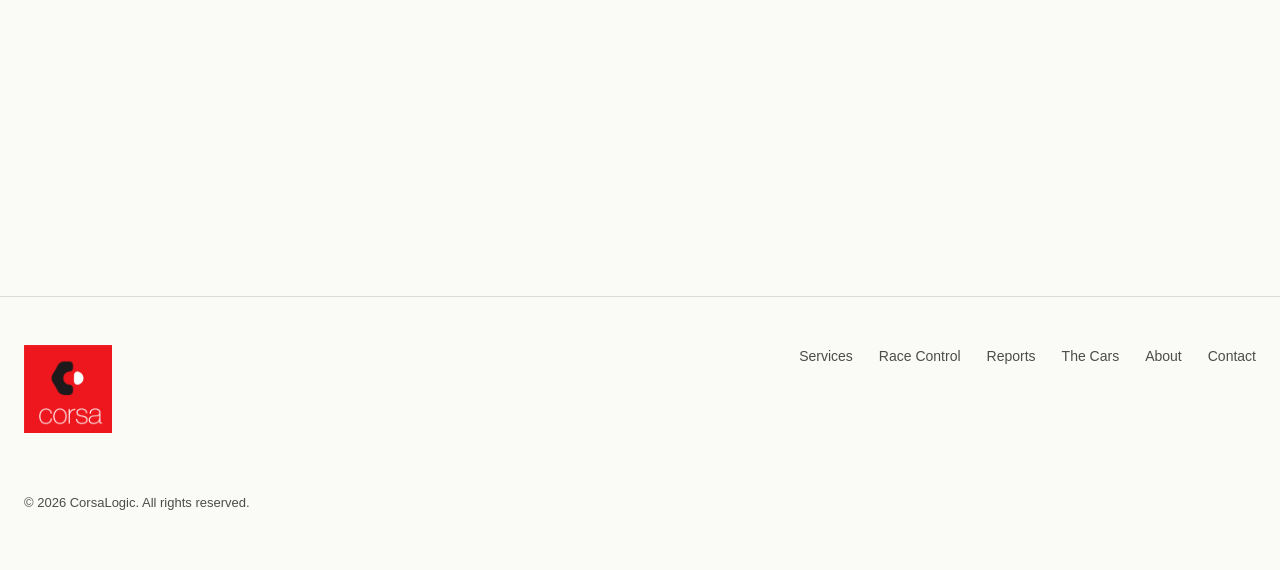
<file: racecontrol.html>
<!DOCTYPE html>
<html lang="en">
<head>
<meta charset="UTF-8">
<meta name="viewport" content="width=device-width, initial-scale=1.0">
<title>Race Control | CorsaLogic</title>
<meta name="description" content="CorsaLogic Race Control: live timing, track maps, championship points as they run, and AI strategy insights for IMSA and INDYCAR competitors. Build-your-own workspace layouts, a USB pit-stand dial, live fuel models with short-fill what-ifs, storm rings on circuit-proof weather radar, drive-time compliance, and race notes stamped to the clock — in one browser dashboard.">
<link rel="icon" type="image/png" href="assets/favicon.png">
<link rel="stylesheet" href="css/style.css">
</head>
<body>

<header class="site-header">
  <div class="wrap bar">
    <a class="brand" href="index.html" aria-label="CorsaLogic home">
      <img src="assets/logo-c.png" alt="CorsaLogic mark">
      <span>corsa<b>logic</b></span>
    </a>
    <button class="nav-toggle" aria-expanded="false" aria-label="Menu"><span></span></button>
    <nav class="site-nav">
      <a href="services.html">Services</a>
      <a href="racecontrol.html" aria-current="page">Race Control</a>
      <a href="reports.html">Reports</a>
      <a href="work.html">The Cars</a>
      <a href="about.html">About</a>
      <a href="contact.html">Contact</a>
    </nav>
  </div>
</header>

<main>

  <section class="page-hero">
    <div class="wrap reveal">
      <p class="label" style="margin-bottom:16px;">Software</p>
      <h1 class="display">Race Control.</h1>
      <p class="lede">Live timing, strategy, and AI race insights for IMSA competitors — in the browser, on the pit stand, ready before the green flag.</p>
      <div class="hero-cta" style="margin-top:32px;">
        <a class="btn" href="contact.html">Request access</a>
        <a class="btn btn--ghost" href="https://racecontrol.corsalogic.com">Customer sign-in</a>
      </div>
    </div>
  </section>

  <section style="padding-top:0;">
    <div class="wrap reveal">
      <img class="screenshot screenshot--lead" src="assets/photos/racecontrol/timing.jpg" alt="Race Control live timing screen: full multi-class IMSA field with sector times, bests, gaps, theoretical and projected laps, and pit information" width="2560" height="1440" loading="eager">
    </div>
  </section>

  <section class="statement rule-top">
    <div class="wrap reveal">
      <p>The information a factory team pays a stand full of engineers to watch — <em>read out loud, on time, to your team.</em></p>
    </div>
  </section>

  <section class="rule-top">
    <div class="wrap reveal">
      <p class="label" style="margin-bottom:12px;">Strategy</p>
      <h2 class="shot-h">An AI race engineer on the feed.</h2>
      <p class="prose">Race Control watches every timing line and calls out what matters, the moment it happens — with predictions built from a library of past races at the same circuit.</p>
    </div>
    <div class="wrap reveal">
      <img class="screenshot screenshot--lead" src="assets/photos/racecontrol/strategy.jpg" alt="Strategy screen: live insight feed with pit callouts and fuel windows, caution risk, mined track intelligence, and a field-wide pit forecast with per-car fuel projections" loading="lazy">
      <ul class="shot-points">
        <li><strong>Pit stops, decoded.</strong> When a rival pits you get the lap, the time in the lane, and a rejoin prediction — before they're back up to speed.</li>
        <li><strong>Short fills, flagged.</strong> A stop far quicker than the field's usual gets called out the moment it happens — with the liters the fill model says actually went in.</li>
        <li><strong>Windows on your lap numbers.</strong> Pit windows for the whole field read "opens lap 49 · stop lap 51", not arithmetic you do in your head.</li>
        <li><strong>Track intelligence.</strong> Pit-lane loss, stint lengths, caution frequency and timing — mined from real races at this venue, not rules of thumb.</li>
      </ul>
    </div>
  </section>

  <section class="rule-top">
    <div class="wrap reveal">
      <p class="label" style="margin-bottom:12px;">Championship</p>
      <h2 class="shot-h">The title race, as they run.</h2>
      <p class="prose">The championship table with today's race scored live on top of it: season points in, the points each car's current position pays, and the total — re-sorted on every timing update, with movement against the pre-race order.</p>
    </div>
    <div class="wrap reveal">
      <img class="screenshot screenshot--lead" src="assets/photos/racecontrol/points.jpg" alt="POINTS screen: the official championship standings with the live race projected on top — season points in, current position, points that position pays, and live totals with movement arrows" loading="lazy">
      <ul class="shot-points">
        <li><strong>The official table, loaded before the race.</strong> Upload the series' Championship Points Standings bulletin and the season base matches it exactly — bonus points and penalties included, stamped "After Round N" on screen.</li>
        <li><strong>Live projection.</strong> Every car's running position is scored on the championship scale as the laps tick by — "if it ends like this, we lead by 40" is on screen, not on a napkin.</li>
        <li><strong>Movement you can read.</strong> Green and red arrows against the pre-race order show who's gaining and losing the title fight right now, with your car highlighted.</li>
        <li><strong>Honest to the end.</strong> The projection is marked unofficial, and without a bulletin the table computes itself from the official results in your race library — naming any round it couldn't count.</li>
      </ul>
    </div>
  </section>

  <section class="rule-top">
    <div class="wrap reveal">
      <p class="label" style="margin-bottom:12px;">Track position</p>
      <h2 class="shot-h">See the race, not just the column of numbers.</h2>
      <p class="prose">Every car lives on a map of the real circuit, wrapped in a lap-progress ring. Under caution, the safety car is marked and the running order re-forms in front of you.</p>
    </div>
    <div class="wrap reveal">
      <img class="screenshot screenshot--lead" src="assets/photos/racecontrol/trackmap.jpg" alt="Track map screen: circuit outline inside a lap-progress ring, every car positioned live, the rejoin marker showing where a pit stop comes back out, and the track-order strip" loading="lazy">
      <ul class="shot-points">
        <li><strong>Pass-around answers.</strong> During full-course yellows, Race Control tells you plainly whether your car is a wave-by candidate — green when you are, red when you're not.</li>
        <li><strong>The rejoin marker.</strong> A pin on the circuit showing exactly where your car comes back out if it pits now, with the live cost of the stop in seconds — it moves as your tank empties.</li>
        <li><strong>Live crossing order &amp; gap strip.</strong> The physical order on the road from the timing loops, plus a strip of on-track gaps around your car — who's ahead and behind on the tarmac, in seconds.</li>
        <li><strong>Battles ticker.</strong> Who's catching whom, at what rate, and how many laps until it matters.</li>
      </ul>
    </div>
  </section>

  <section class="rule-top">
    <div class="wrap reveal">
      <p class="label" style="margin-bottom:12px;">Fuel</p>
      <h2 class="shot-h">The tank, modeled — and corrected by your driver.</h2>
      <p class="prose">A live fuel ledger for your car: a liquid tank gauge with laps of fuel inside it, a lap-by-lap trend chart, and the stop precomputed — down to the seconds of hose time to reach the finish.</p>
    </div>
    <div class="wrap reveal">
      <img class="screenshot screenshot--lead" src="assets/photos/racecontrol/mycar.jpg" alt="MY CAR screen: liquid fuel gauge showing laps of fuel in the tank, fuel and strategy panel with projected stop lap, short-fill what-if with rejoin traffic, pace comparison, threats and targets" loading="lazy">
      <ul class="shot-points">
        <li><strong>Your numbers.</strong> Set the tank capacity and your measured liters-per-lap; every account keeps its own fuel settings, private to your team.</li>
        <li><strong>Dash reports.</strong> Radio the fuel reading in, type it once, and the whole model re-anchors to reality — and it all survives a mid-race restart.</li>
        <li><strong>The call, ready.</strong> Projected stop lap, fill-to-full and fill-to-finish in seconds at the real fill rate — honest about the physical tank, and about whether one stop is enough.</li>
        <li><strong>Fuel at the flag.</strong> The litres left in the tank at the chequered if you run it to the end — or exactly how many short you are, agreeing with the stop the window is already calling.</li>
        <li><strong>Short fills, answered before you commit.</strong> Type the litres and see the hose time, the total stop cost, the laps it buys — and which cars you'd come back out between on track.</li>
        <li><strong>Commands that can't get lost.</strong> Every fuel entry is held until the server confirms it, retried across reconnects, and flagged on screen until it lands — a call made on bad WiFi never dies silently.</li>
      </ul>
    </div>
  </section>

  <section class="rule-top">
    <div class="wrap reveal">
      <p class="label" style="margin-bottom:12px;">Weather</p>
      <h2 class="shot-h">The rain call, on your own radar.</h2>
      <p class="prose">Current conditions at the venue, hour-by-hour forecast, minutes-to-rain — and animated precipitation radar centered on the circuit, served entirely from our own infrastructure so paddock networks can't take it away.</p>
    </div>
    <div class="wrap reveal">
      <img class="screenshot screenshot--lead" src="assets/photos/racecontrol/weather.jpg" alt="Weather screen: live conditions and temperature, 15-minute precipitation slots for the next three hours, 12-hour forecast table, and precipitation radar centered on the circuit" loading="lazy">
      <ul class="shot-points">
        <li><strong>Storm rings.</strong> 2, 4, 6 and 8-mile range rings around the circuit — the lightning-hold brackets race officials actually use, drawn on the map.</li>
        <li><strong>Minutes to rain.</strong> The forecast reduced to the one line a pit wall acts on: when water arrives, in minutes, with 15-minute precipitation slots for the next three hours.</li>
        <li><strong>Circuit-proof by design.</strong> Basemap and radar tiles are served from Race Control's own servers — no third-party map host a venue firewall can block.</li>
        <li><strong>Honest when it can't see.</strong> If radar imagery is unavailable, the map says so in words — it never quietly shows you an empty sky.</li>
      </ul>
    </div>
  </section>

  <section class="rule-top">
    <div class="wrap reveal">
      <p class="label" style="margin-bottom:12px;">Workspace</p>
      <h2 class="shot-h">Build your own pit stand.</h2>
      <p class="prose">Every screen in Race Control is a module. Arrange up to eight of them on one display — timing beside the map beside your car beside the radar — exactly the way professional timing workbooks do it, in the browser. Three of the built-in layouts:</p>
    </div>
    <div class="wrap reveal">
      <p class="shot-cap"><strong>Race engineer</strong> — timing, track map, MY CAR and radar on one screen</p>
      <img class="screenshot screenshot--lead" src="assets/photos/racecontrol/workspace-engineer.jpg" alt="RACE ENGINEER workspace layout: live timing scoreboard, track map with rejoin marker, MY CAR fuel and pace dashboard, and weather radar arranged on one display" loading="lazy">
    </div>
    <div class="wrap reveal">
      <p class="shot-cap"><strong>Strategy wall</strong> — the insight feed, field pit forecast, charts and MY CAR</p>
      <img class="screenshot screenshot--lead" src="assets/photos/racecontrol/workspace-strategy.jpg" alt="STRATEGY WALL workspace layout: strategy insight feed with caution risk, field-wide pit forecast, lap charts, and the MY CAR dashboard on one display" loading="lazy">
    </div>
    <div class="wrap reveal">
      <p class="shot-cap"><strong>Timing + weather</strong> — the full scoreboard with conditions and radar beside it</p>
      <img class="screenshot screenshot--lead" src="assets/photos/racecontrol/workspace-timing.jpg" alt="TIMING + WEATHER workspace layout: full multi-class timing scoreboard beside live conditions, hourly forecast, and precipitation radar" loading="lazy">
      <ul class="shot-points">
        <li><strong>Drag, resize, swap.</strong> Move a module by its title bar, resize by the corner, change what any cell shows. Each module is fully live with its own class filter — one panel on GS, the next on TCR.</li>
        <li><strong>Layouts that follow you.</strong> Save named layouts to your account: the rig you build at the shop is on the pit-stand laptop when you sign in. Presets get a new team started in one click.</li>
        <li><strong>One car, every panel.</strong> Set MY CAR once and every module follows it instantly. A second monitor is just another window with a different layout loaded.</li>
      </ul>
    </div>
  </section>

  <section class="rule-top">
    <div class="wrap reveal">
      <p class="label" style="margin-bottom:12px;">Pit Dial — hardware</p>
      <h2 class="shot-h">One number, readable from across the box.</h2>
      <p class="prose">A round USB knob display for the pit stand, fed over the same cable that powers it. Rotate the knob and the whole screen becomes the flag, the session clock, the pit window, your fuel, your gap, the weather, or a stint timer.</p>
    </div>
    <div class="wrap reveal">
      <img class="screenshot screenshot--lead" src="assets/photos/racecontrol/pitdial.jpg" alt="Pit Dial faces: the whole round screen as a waving green flag, the session clock inside a countdown arc, and fuel remaining in seven-segment digits inside a tank arc" loading="lazy">
      <ul class="shot-points">
        <li><strong>No WiFi, no configuration.</strong> The browser feeds it over the USB cable — plug it in, press DIAL on the timing page, done. It holds no credentials and joins no network.</li>
        <li><strong>The screen is the flag.</strong> On a flag change the ring under the base flashes until the knob is pressed — peripheral vision, engineered.</li>
        <li><strong>Pit-stop takeover.</strong> When your car crosses the pit line the dial becomes a stop timer, then shows the total and re-arms the stint clock as it leaves.</li>
        <li><strong>Honestly STALE.</strong> If frames stop arriving it says so, and how long ago — a pit display that lies is worse than one that is obviously down.</li>
      </ul>
    </div>
  </section>

  <section class="rule-top">
    <div class="wrap">
      <p class="label" style="margin-bottom:16px;">Everything else a race weekend asks</p>
      <h2 class="display reveal" style="margin-bottom:48px; max-width:18em;">One login. The whole pit stand.</h2>
      <div class="bento reveal">
        <div class="cell-wide">
          <h3>Timing &amp; analysis suite</h3>
          <p>Multi-class scoreboard with sectors, bests, gaps and stints — plus the analysis screens professional timing tools charge four figures for: sector comparison, lap analysis, pit stop matrix, gap chart, all-laps tables, and CSV export of everything.</p>
        </div>
        <div class="cell-narrow">
          <h3>A clock that thinks in laps</h3>
          <p>Beside the time remaining, the laps remaining — computed from the leader's live pace, aware that a caution slows the answer down. It counts to "FINAL LAP" so nobody on the stand is doing division at the flag.</p>
        </div>
        <div class="cell-third">
          <h3>Balance of Performance</h3>
          <p>Current GS and TCR BoP in clean tables, with race-to-race changes highlighted the moment a new bulletin drops.</p>
        </div>
        <div class="cell-third">
          <h3>Rulebook, answered</h3>
          <p>Ask questions in plain English — "can we use a floor jack over the wall if the air jacks fail?" — and get answers cited to the article, straight from the current IMSA regulations.</p>
        </div>
        <div class="cell-third cell-red">
          <div class="wordmark">REPLAY</div>
          <p>A library of complete past race weekends, grouped by championship. Re-run any session at any speed, and scrub by flag: the seek bar is painted with the race's flag history, so a caution or a restart is a color you drag to. Notes written during the race jump the replay straight to their moment.</p>
        </div>
        <div class="cell-third">
          <h3>A library that heals itself</h3>
          <p>Every byte of the live feed is captured raw. If a mid-race dropout ever tears a recording, Race Control rebuilds the complete session from the captures automatically — no one has to notice, because nothing goes missing.</p>
        </div>
        <div class="cell-third">
          <h3>Stewards' corrections</h3>
          <p>Official best-lap corrections, Retired and Excluded status, and corrected finish data from the stewards' channel flow straight into the running order.</p>
        </div>
        <div class="cell-third">
          <h3>Drive time, decided</h3>
          <p>Each driver against the minimum, the legal swap window on your lap numbers — and once everyone has served their time, one word: COMPLIANT.</p>
        </div>
        <div class="cell-wide">
          <h3>Engineered for circuit internet</h3>
          <p>Paddock WiFi drops without warning, and most software lies about it. Race Control doesn't: a heartbeat in the header beats once per message actually delivered — it physically cannot look healthy over a dead link — and shows the measured round trip. Every command you press is held until the server confirms it, retried across reconnects, and flagged on screen until it lands. A fuel call made on bad WiFi is never silently lost.</p>
        </div>
        <div class="cell-narrow">
          <h3>The whole field's next stop</h3>
          <p>A pit forecast for every car when each one is next due in: laps until the window, the earliest lap they can make it on fuel, stops left to the flag — and NONE, MAKES IT for the cars that don't have to come back.</p>
        </div>
        <div class="cell-third">
          <h3>Notes, stamped to the race</h3>
          <p>Session notes and driver debriefs land stamped to the race clock — in a replay, the stamp is a link straight to the moment. Your season's record, attached to the races themselves.</p>
        </div>
        <div class="cell-third">
          <h3>Tires &amp; component life</h3>
          <p>Tire sets with laps accumulated per stint, and component lifing against limits in laps, hours or events — the bar goes amber at 80%, red at 95%. The garage travels with your account.</p>
        </div>
        <div class="cell-third">
          <h3>INDYCAR, too</h3>
          <p>Race Control for the NTT INDYCAR SERIES runs as its own product at <a href="https://indycar.corsalogic.com">indycar.corsalogic.com</a> — separate accounts, separate data, the same cockpit.</p>
        </div>
      </div>
    </div>
  </section>

  <section class="rule-top">
    <div class="wrap reveal">
      <p class="label" style="margin-bottom:16px;">How it works</p>
      <div class="prose">
        <p><strong>Nothing to install.</strong> Race Control runs in the browser — pit stand, garage, or the couch back home — and reads the same live timing feed the series broadcasts trackside. If the internet at the circuit fails you, the cloud timing path keeps the data flowing.</p>
        <p><strong>Per-seat accounts.</strong> Each team seat gets its own login. Access is activated on payment, and everything your crew sees stays inside your account.</p>
        <p><strong>The manual is in the app.</strong> Press <strong>?</strong> and the help opens at the screen you're on — a 60-second tour for a new crew member, plain-language answers for everything else. Every screen ships documented; the build fails if one doesn't.</p>
        <p><strong>Built by a race engineer.</strong> Race Control is developed and run by CorsaLogic and used on our own pit stand — including on circuit WiFi bad enough to shape the engineering. When something matters to the call, it matters to the product.</p>
      </div>
    </div>
  </section>

  <section class="cta-band">
    <div class="wrap inner">
      <h2 class="display reveal">Put Race Control on your stand this season.</h2>
      <a class="btn reveal" href="contact.html">Request access</a>
    </div>
  </section>

  <section>
    <div class="wrap reveal">
      <p class="fine" style="color:var(--ink-soft); font-size:13px; max-width:70ch;">Race Control presents timing data originating from series timing providers; that data remains the property of its owners. Strategy outputs, projections, and race-procedure indications (including pass-around eligibility) are advisory — official determinations always belong to the sanctioning body. CorsaLogic Race Control is an independent product and is not affiliated with or endorsed by IMSA.</p>
    </div>
  </section>

</main>

<footer class="site-footer">
  <div class="wrap inner">
    <img src="assets/logo-red.png" alt="CorsaLogic logo">
    <nav>
      <a href="services.html">Services</a>
      <a href="racecontrol.html">Race Control</a>
      <a href="reports.html">Reports</a>
      <a href="work.html">The Cars</a>
      <a href="about.html">About</a>
      <a href="contact.html">Contact</a>
    </nav>
    <p class="fine">&copy; 2026 CorsaLogic. All rights reserved.</p>
  </div>
</footer>

<script src="js/main.js"></script>
</body>
</html>
</file>
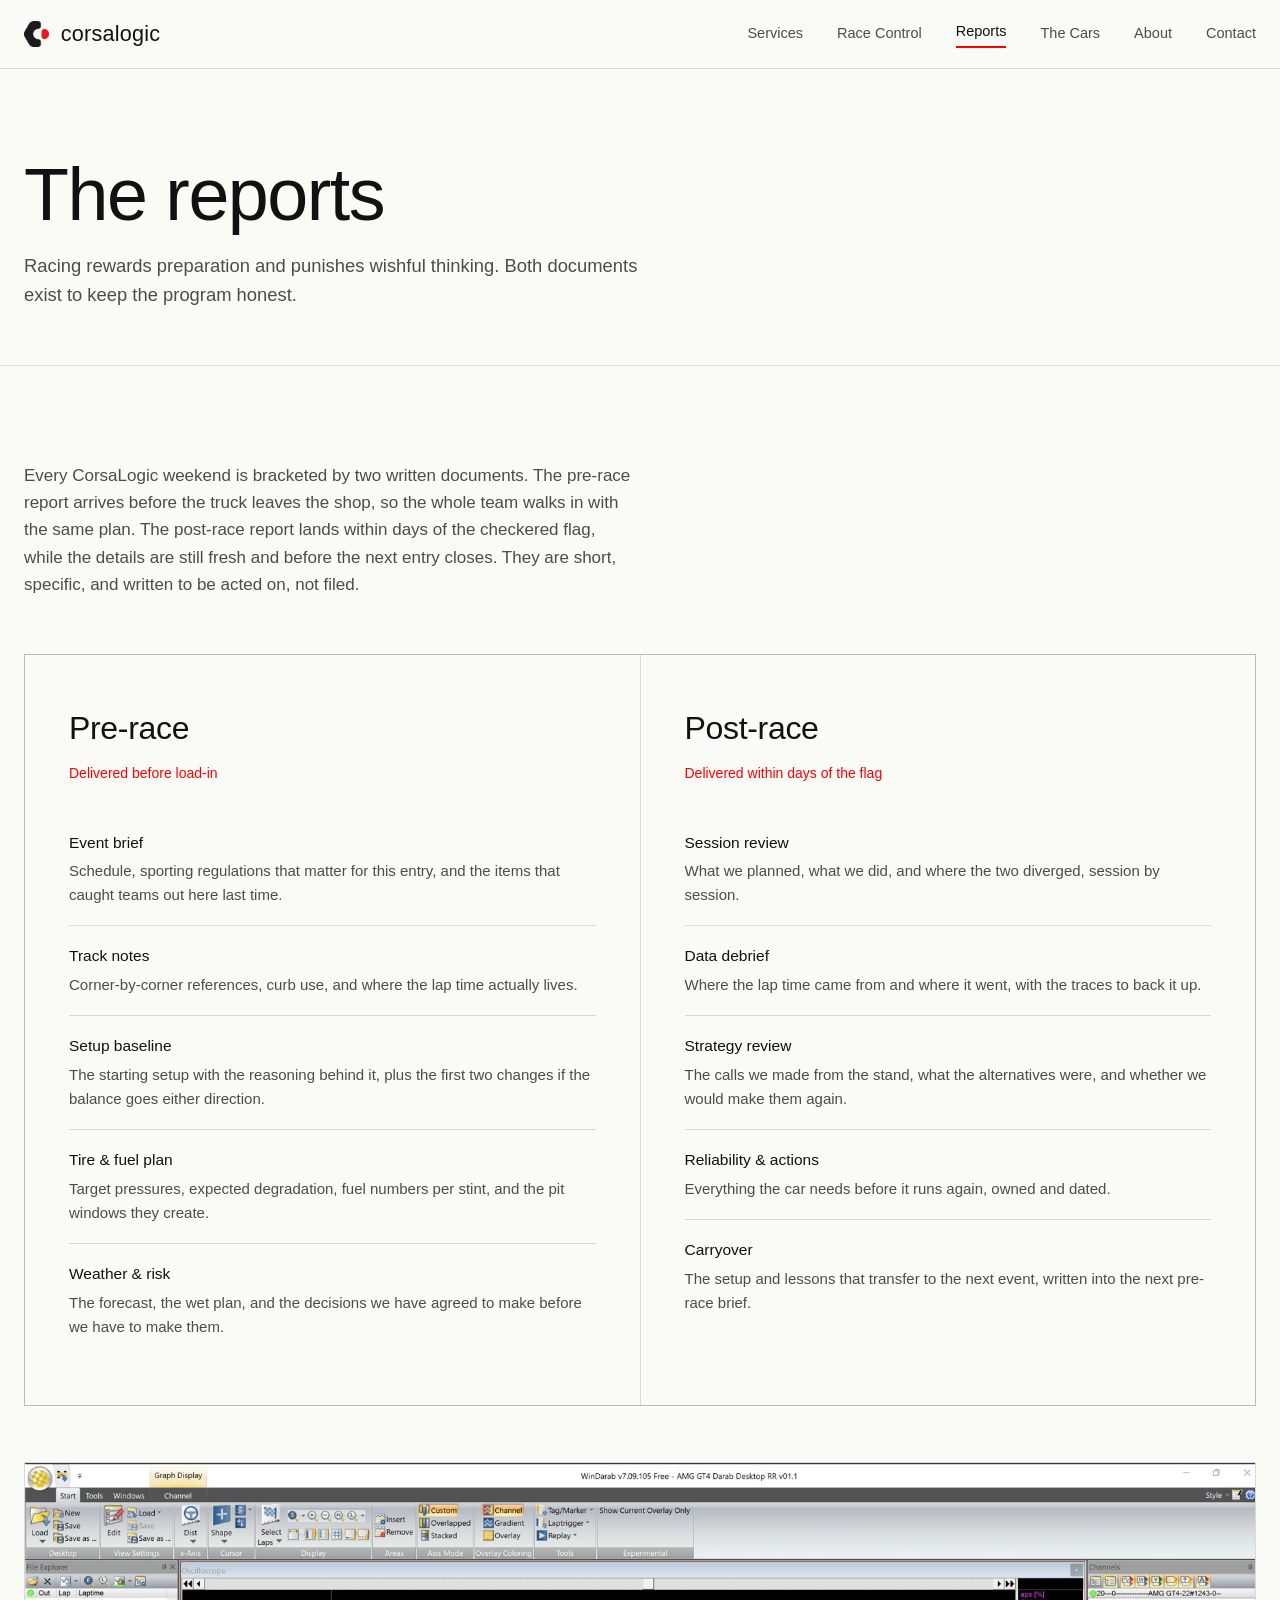
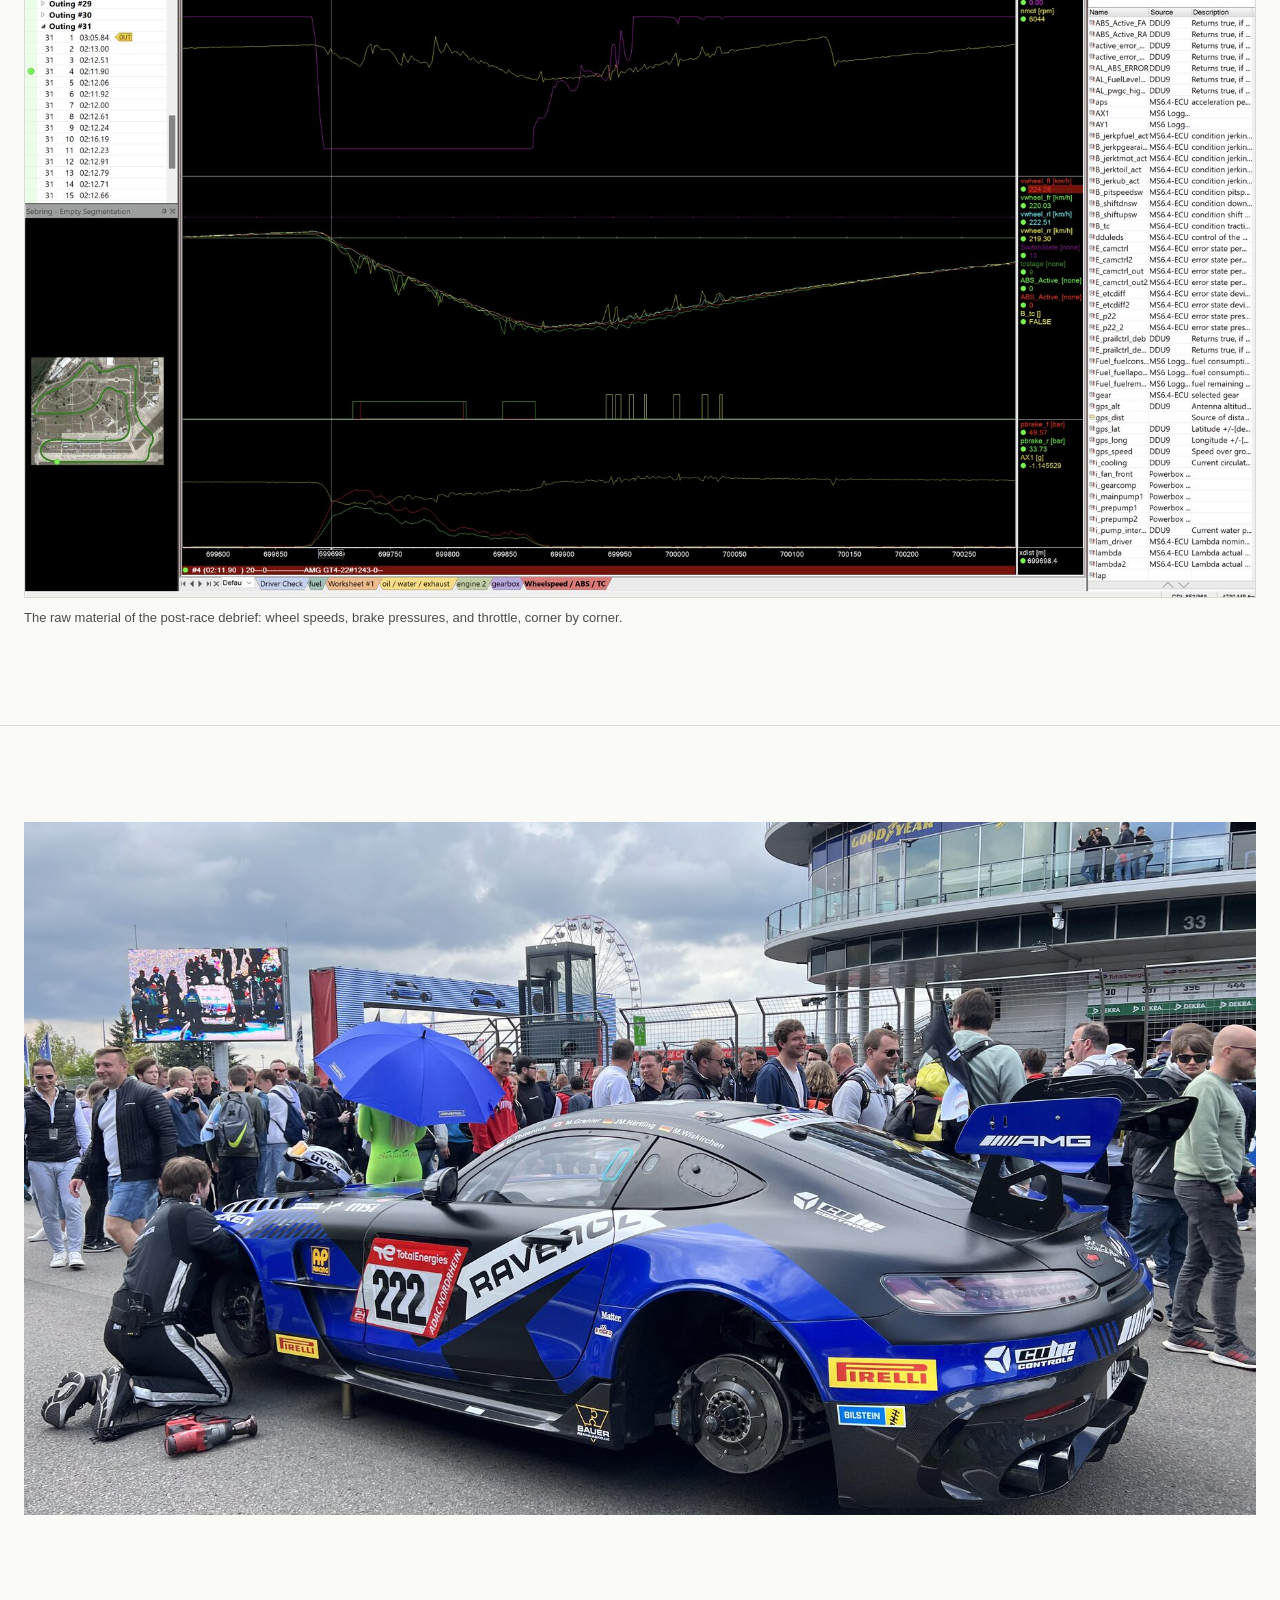
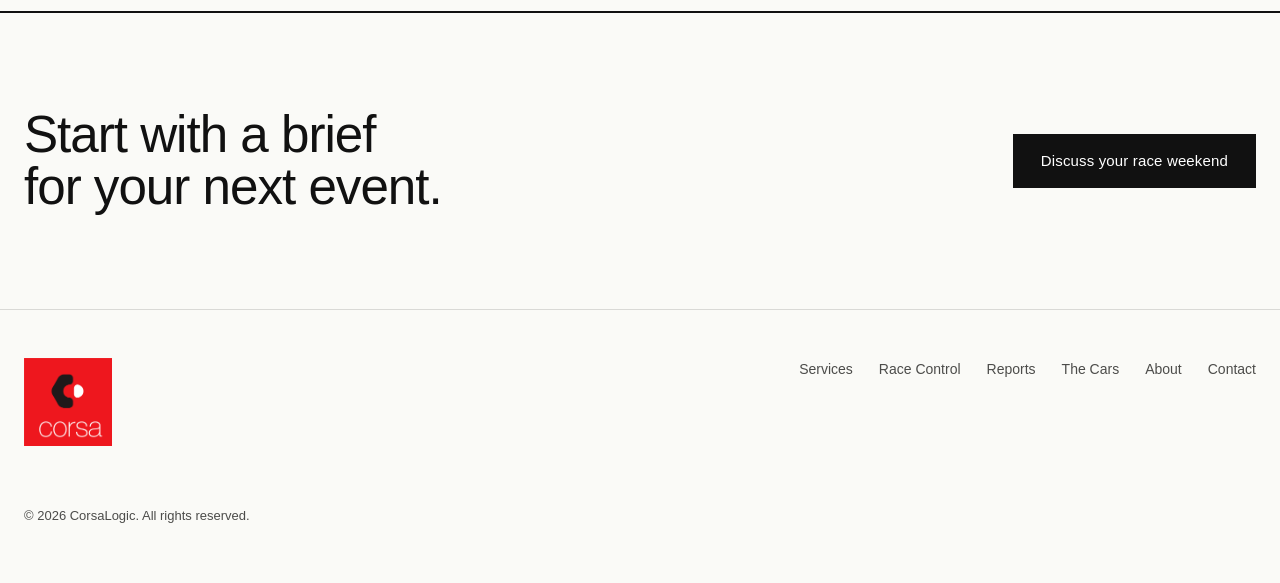
<file: reports.html>
<!DOCTYPE html>
<html lang="en">
<head>
<meta charset="UTF-8">
<meta name="viewport" content="width=device-width, initial-scale=1.0">
<title>Pre &amp; Post-Race Reports | CorsaLogic</title>
<meta name="description" content="CorsaLogic pre-race briefs and post-race debriefs: what goes into them and why they change results.">
<link rel="icon" type="image/png" href="assets/favicon.png">
<link rel="stylesheet" href="css/style.css">
</head>
<body>

<header class="site-header">
  <div class="wrap bar">
    <a class="brand" href="index.html" aria-label="CorsaLogic home">
      <img src="assets/logo-c.png" alt="CorsaLogic mark">
      <span>corsa<b>logic</b></span>
    </a>
    <button class="nav-toggle" aria-expanded="false" aria-label="Menu"><span></span></button>
    <nav class="site-nav">
      <a href="services.html">Services</a>
      <a href="racecontrol.html">Race Control</a>
      <a href="reports.html" aria-current="page">Reports</a>
      <a href="work.html">The Cars</a>
      <a href="about.html">About</a>
      <a href="contact.html">Contact</a>
    </nav>
  </div>
</header>

<main>

  <section class="page-hero">
    <div class="wrap reveal">
      <h1 class="display">The reports</h1>
      <p class="lede">Racing rewards preparation and punishes wishful thinking. Both documents exist to keep the program honest.</p>
    </div>
  </section>

  <section>
    <div class="wrap">
      <p class="prose reveal">Every CorsaLogic weekend is bracketed by two written documents. The pre-race report arrives before the truck leaves the shop, so the whole team walks in with the same plan. The post-race report lands within days of the checkered flag, while the details are still fresh and before the next entry closes. They are short, specific, and written to be acted on, not filed.</p>

      <div class="report-cols reveal">
        <div class="report-col">
          <div class="kicker">Pre-race</div>
          <div class="when">Delivered before load-in</div>
          <dl>
            <dt>Event brief</dt>
            <dd>Schedule, sporting regulations that matter for this entry, and the items that caught teams out here last time.</dd>
            <dt>Track notes</dt>
            <dd>Corner-by-corner references, curb use, and where the lap time actually lives.</dd>
            <dt>Setup baseline</dt>
            <dd>The starting setup with the reasoning behind it, plus the first two changes if the balance goes either direction.</dd>
            <dt>Tire &amp; fuel plan</dt>
            <dd>Target pressures, expected degradation, fuel numbers per stint, and the pit windows they create.</dd>
            <dt>Weather &amp; risk</dt>
            <dd>The forecast, the wet plan, and the decisions we have agreed to make before we have to make them.</dd>
          </dl>
        </div>
        <div class="report-col">
          <div class="kicker">Post-race</div>
          <div class="when">Delivered within days of the flag</div>
          <dl>
            <dt>Session review</dt>
            <dd>What we planned, what we did, and where the two diverged, session by session.</dd>
            <dt>Data debrief</dt>
            <dd>Where the lap time came from and where it went, with the traces to back it up.</dd>
            <dt>Strategy review</dt>
            <dd>The calls we made from the stand, what the alternatives were, and whether we would make them again.</dd>
            <dt>Reliability &amp; actions</dt>
            <dd>Everything the car needs before it runs again, owned and dated.</dd>
            <dt>Carryover</dt>
            <dd>The setup and lessons that transfer to the next event, written into the next pre-race brief.</dd>
          </dl>
        </div>
      </div>

      <figure class="reveal" style="margin-top:56px;">
        <img src="assets/photos/telemetry.jpg" alt="Bosch WinDarab telemetry traces showing wheel speeds, brake pressure, and throttle for an AMG GT4 at Sebring" loading="lazy" style="width:100%; border:1px solid var(--hair);">
        <figcaption style="font-size:13px; color:var(--ink-soft); padding-top:10px;">The raw material of the post-race debrief: wheel speeds, brake pressures, and throttle, corner by corner.</figcaption>
      </figure>
    </div>
  </section>

  <section class="rule-top">
    <div class="wrap reveal">
      <img src="assets/photos/img_9421.jpg" alt="Blue GT3 car on the grid with the crew making final checks before the race" loading="lazy" style="width:100%; aspect-ratio:16/9; object-fit:cover;">
    </div>
  </section>

  <section class="cta-band">
    <div class="wrap inner">
      <h2 class="display reveal">Start with a brief for your next event.</h2>
      <a class="btn reveal" href="contact.html">Discuss your race weekend</a>
    </div>
  </section>

</main>

<footer class="site-footer">
  <div class="wrap inner">
    <img src="assets/logo-red.png" alt="CorsaLogic logo">
    <nav>
      <a href="services.html">Services</a>
      <a href="racecontrol.html">Race Control</a>
      <a href="reports.html">Reports</a>
      <a href="work.html">The Cars</a>
      <a href="about.html">About</a>
      <a href="contact.html">Contact</a>
    </nav>
    <p class="fine">&copy; 2026 CorsaLogic. All rights reserved.</p>
  </div>
</footer>

<script src="js/main.js"></script>
</body>
</html>
</file>
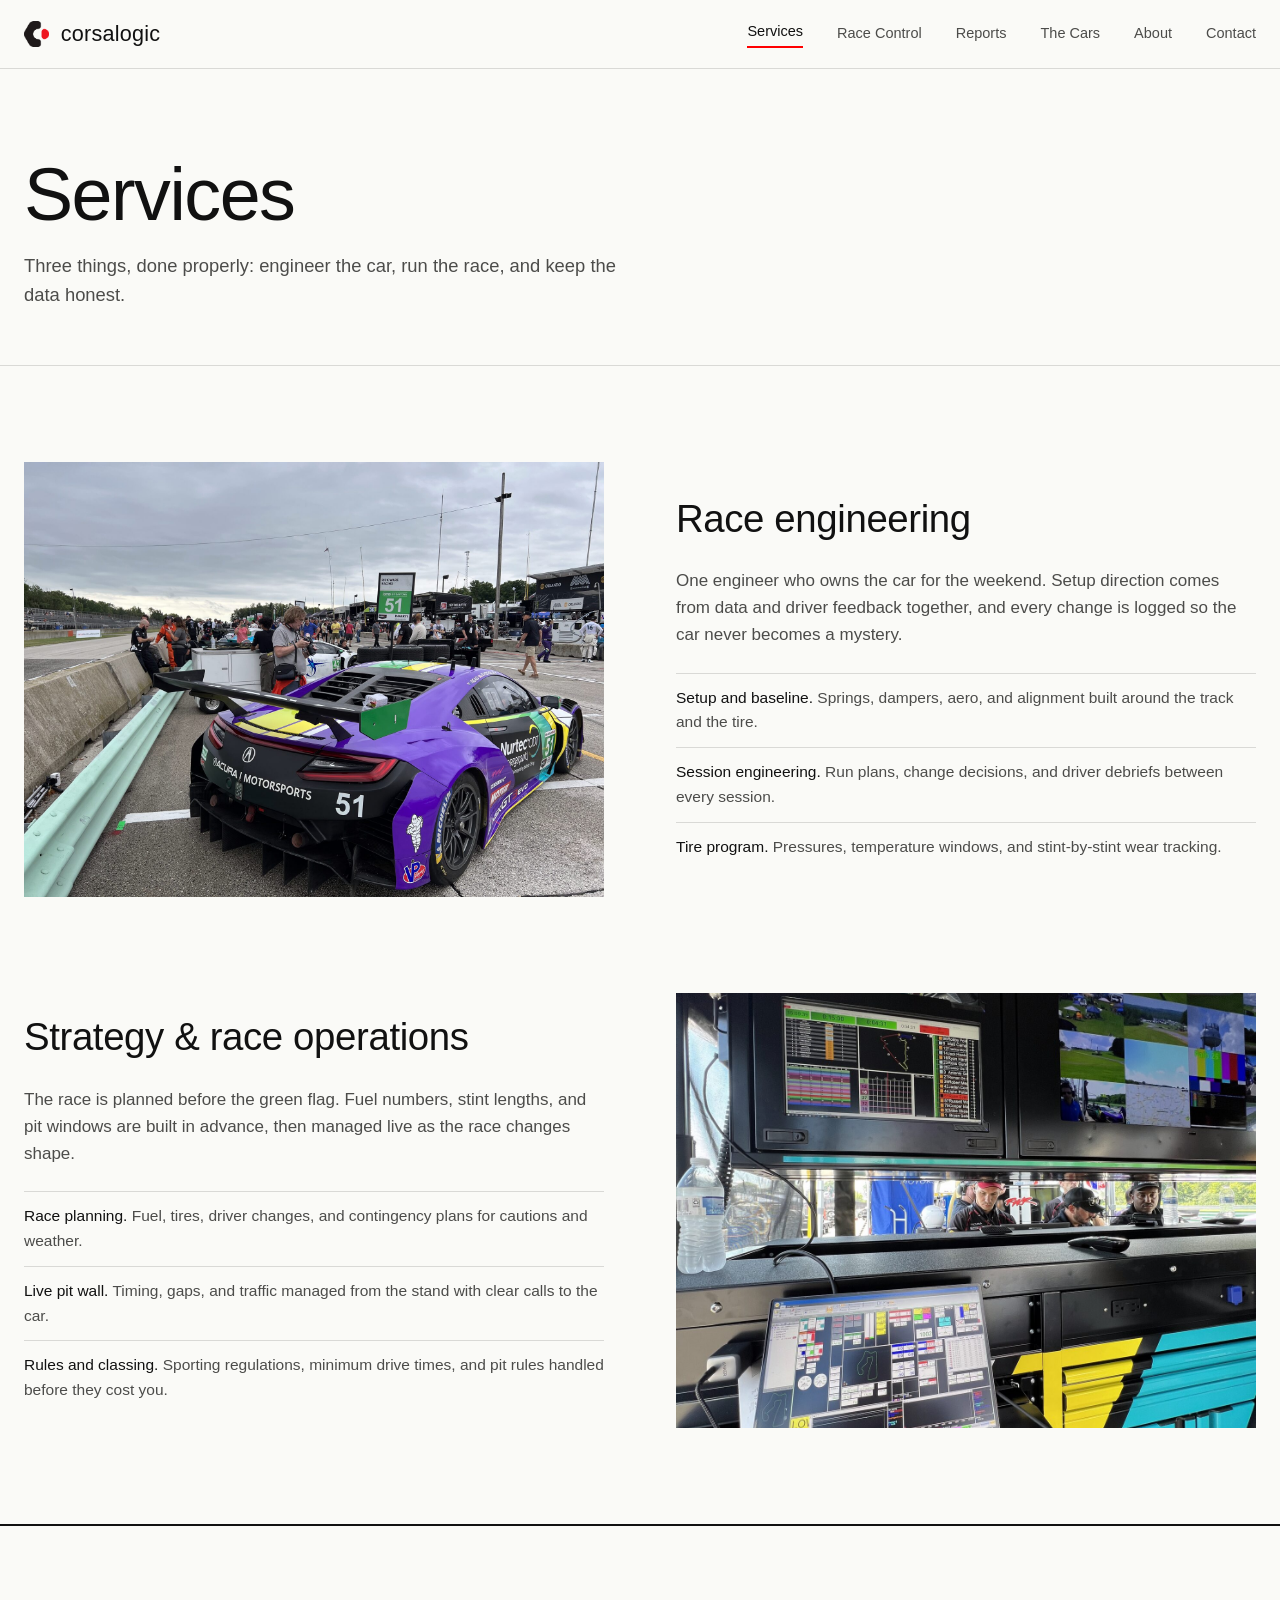
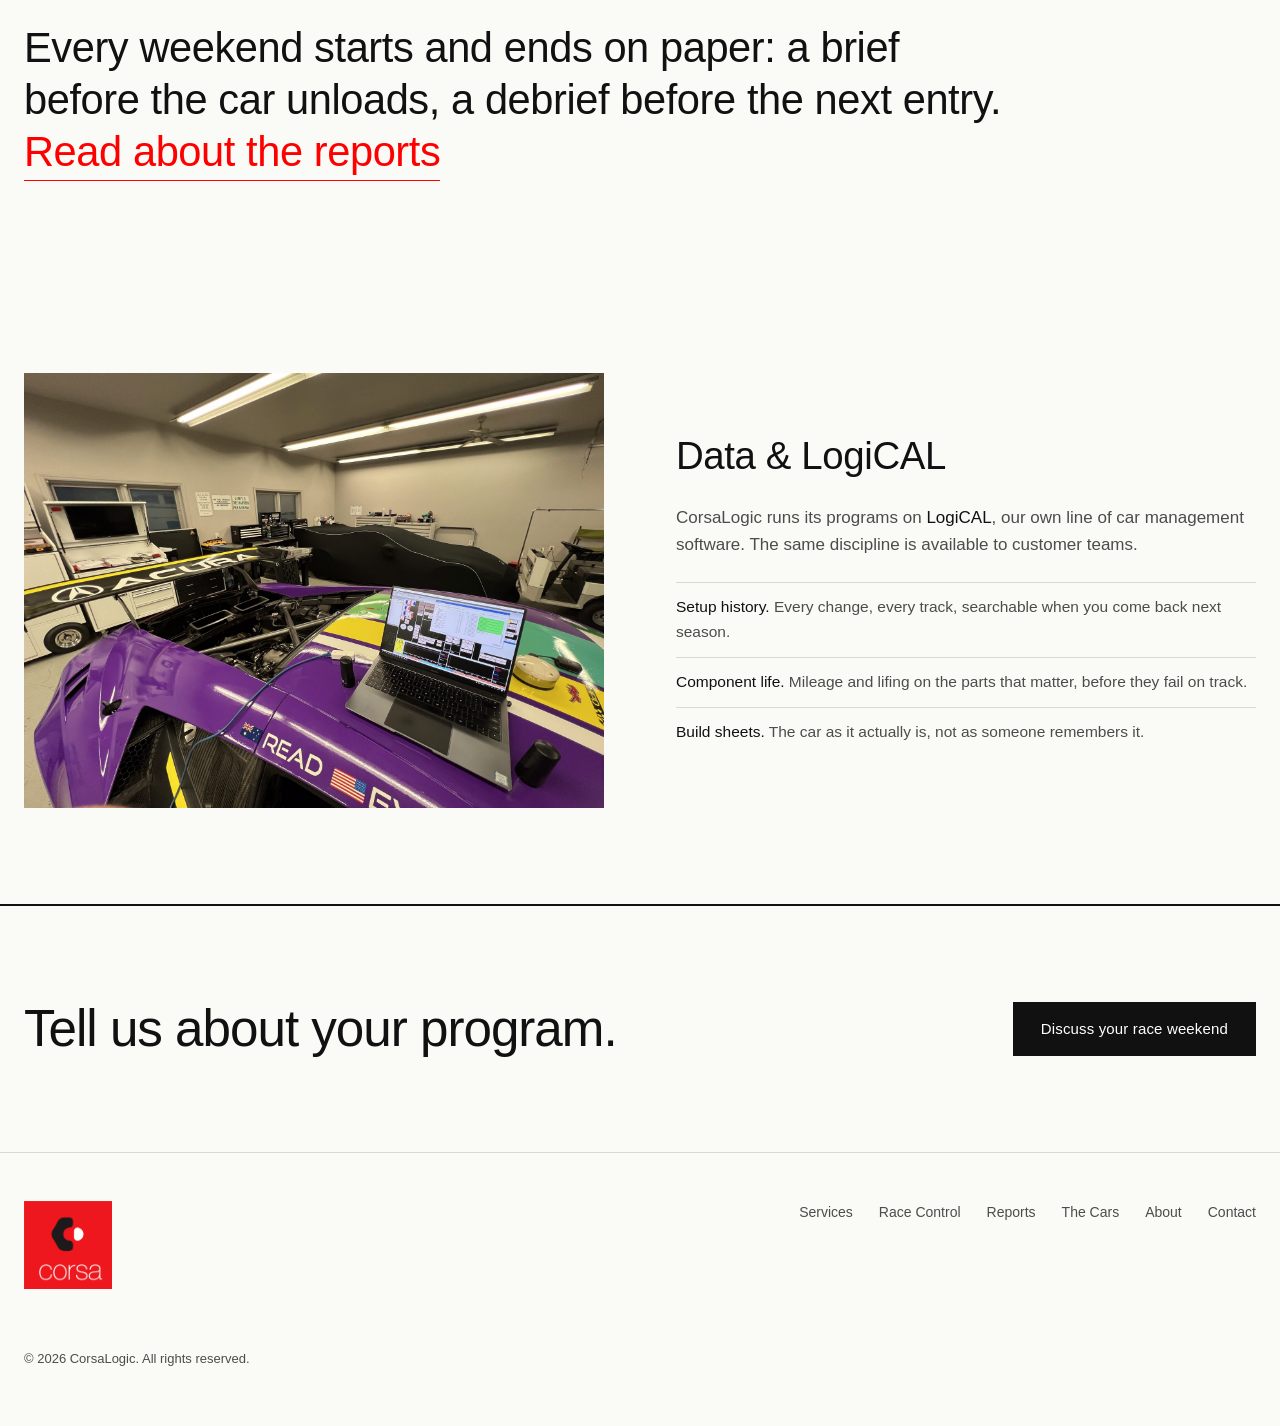
<file: services.html>
<!DOCTYPE html>
<html lang="en">
<head>
<meta charset="UTF-8">
<meta name="viewport" content="width=device-width, initial-scale=1.0">
<title>Services | CorsaLogic</title>
<meta name="description" content="Race engineering, strategy and race operations, and data services from CorsaLogic, including the LogiCAL line of car management software.">
<link rel="icon" type="image/png" href="assets/favicon.png">
<link rel="stylesheet" href="css/style.css">
</head>
<body>

<header class="site-header">
  <div class="wrap bar">
    <a class="brand" href="index.html" aria-label="CorsaLogic home">
      <img src="assets/logo-c.png" alt="CorsaLogic mark">
      <span>corsa<b>logic</b></span>
    </a>
    <button class="nav-toggle" aria-expanded="false" aria-label="Menu"><span></span></button>
    <nav class="site-nav">
      <a href="services.html" aria-current="page">Services</a>
      <a href="racecontrol.html">Race Control</a>
      <a href="reports.html">Reports</a>
      <a href="work.html">The Cars</a>
      <a href="about.html">About</a>
      <a href="contact.html">Contact</a>
    </nav>
  </div>
</header>

<main>

  <section class="page-hero">
    <div class="wrap reveal">
      <h1 class="display">Services</h1>
      <p class="lede">Three things, done properly: engineer the car, run the race, and keep the data honest.</p>
    </div>
  </section>

  <section>
    <div class="wrap">

      <div class="feature reveal">
        <div class="feature-media">
          <img src="assets/photos/img_2006.jpg" alt="Acura NSX GT3 Evo parked behind the pit wall between sessions" loading="lazy">
        </div>
        <div>
          <h2>Race engineering</h2>
          <p class="prose">One engineer who owns the car for the weekend. Setup direction comes from data and driver feedback together, and every change is logged so the car never becomes a mystery.</p>
          <ul>
            <li><strong>Setup and baseline.</strong> Springs, dampers, aero, and alignment built around the track and the tire.</li>
            <li><strong>Session engineering.</strong> Run plans, change decisions, and driver debriefs between every session.</li>
            <li><strong>Tire program.</strong> Pressures, temperature windows, and stint-by-stint wear tracking.</li>
          </ul>
        </div>
      </div>

      <div class="feature flip reveal">
        <div class="feature-media">
          <img src="assets/photos/img_2693.jpg" alt="Strategy stand with live timing and telemetry monitors" loading="lazy">
        </div>
        <div>
          <h2>Strategy &amp; race operations</h2>
          <p class="prose">The race is planned before the green flag. Fuel numbers, stint lengths, and pit windows are built in advance, then managed live as the race changes shape.</p>
          <ul>
            <li><strong>Race planning.</strong> Fuel, tires, driver changes, and contingency plans for cautions and weather.</li>
            <li><strong>Live pit wall.</strong> Timing, gaps, and traffic managed from the stand with clear calls to the car.</li>
            <li><strong>Rules and classing.</strong> Sporting regulations, minimum drive times, and pit rules handled before they cost you.</li>
          </ul>
        </div>
      </div>

    </div>
  </section>

  <section class="statement rule-top">
    <div class="wrap reveal">
      <p>Every weekend starts and ends on paper: a brief before the car unloads, a debrief before the next entry. <em><a class="textlink" href="reports.html" style="font-size:inherit; font-weight:inherit; color:inherit; border-color:currentColor;">Read about the reports</a></em></p>
    </div>
  </section>

  <section>
    <div class="wrap">
      <div class="feature reveal">
        <div class="feature-media">
          <img src="assets/photos/img_2671.jpg" alt="Race car in the garage with bodywork removed and a laptop connected for data work" loading="lazy">
        </div>
        <div>
          <h2>Data &amp; LogiCAL</h2>
          <p class="prose">CorsaLogic runs its programs on <strong>LogiCAL</strong>, our own line of car management software. The same discipline is available to customer teams.</p>
          <ul>
            <li><strong>Setup history.</strong> Every change, every track, searchable when you come back next season.</li>
            <li><strong>Component life.</strong> Mileage and lifing on the parts that matter, before they fail on track.</li>
            <li><strong>Build sheets.</strong> The car as it actually is, not as someone remembers it.</li>
          </ul>
        </div>
      </div>
    </div>
  </section>

  <section class="cta-band">
    <div class="wrap inner">
      <h2 class="display reveal">Tell us about your program.</h2>
      <a class="btn reveal" href="contact.html">Discuss your race weekend</a>
    </div>
  </section>

</main>

<footer class="site-footer">
  <div class="wrap inner">
    <img src="assets/logo-red.png" alt="CorsaLogic logo">
    <nav>
      <a href="services.html">Services</a>
      <a href="racecontrol.html">Race Control</a>
      <a href="reports.html">Reports</a>
      <a href="work.html">The Cars</a>
      <a href="about.html">About</a>
      <a href="contact.html">Contact</a>
    </nav>
    <p class="fine">&copy; 2026 CorsaLogic. All rights reserved.</p>
  </div>
</footer>

<script src="js/main.js"></script>
</body>
</html>
</file>
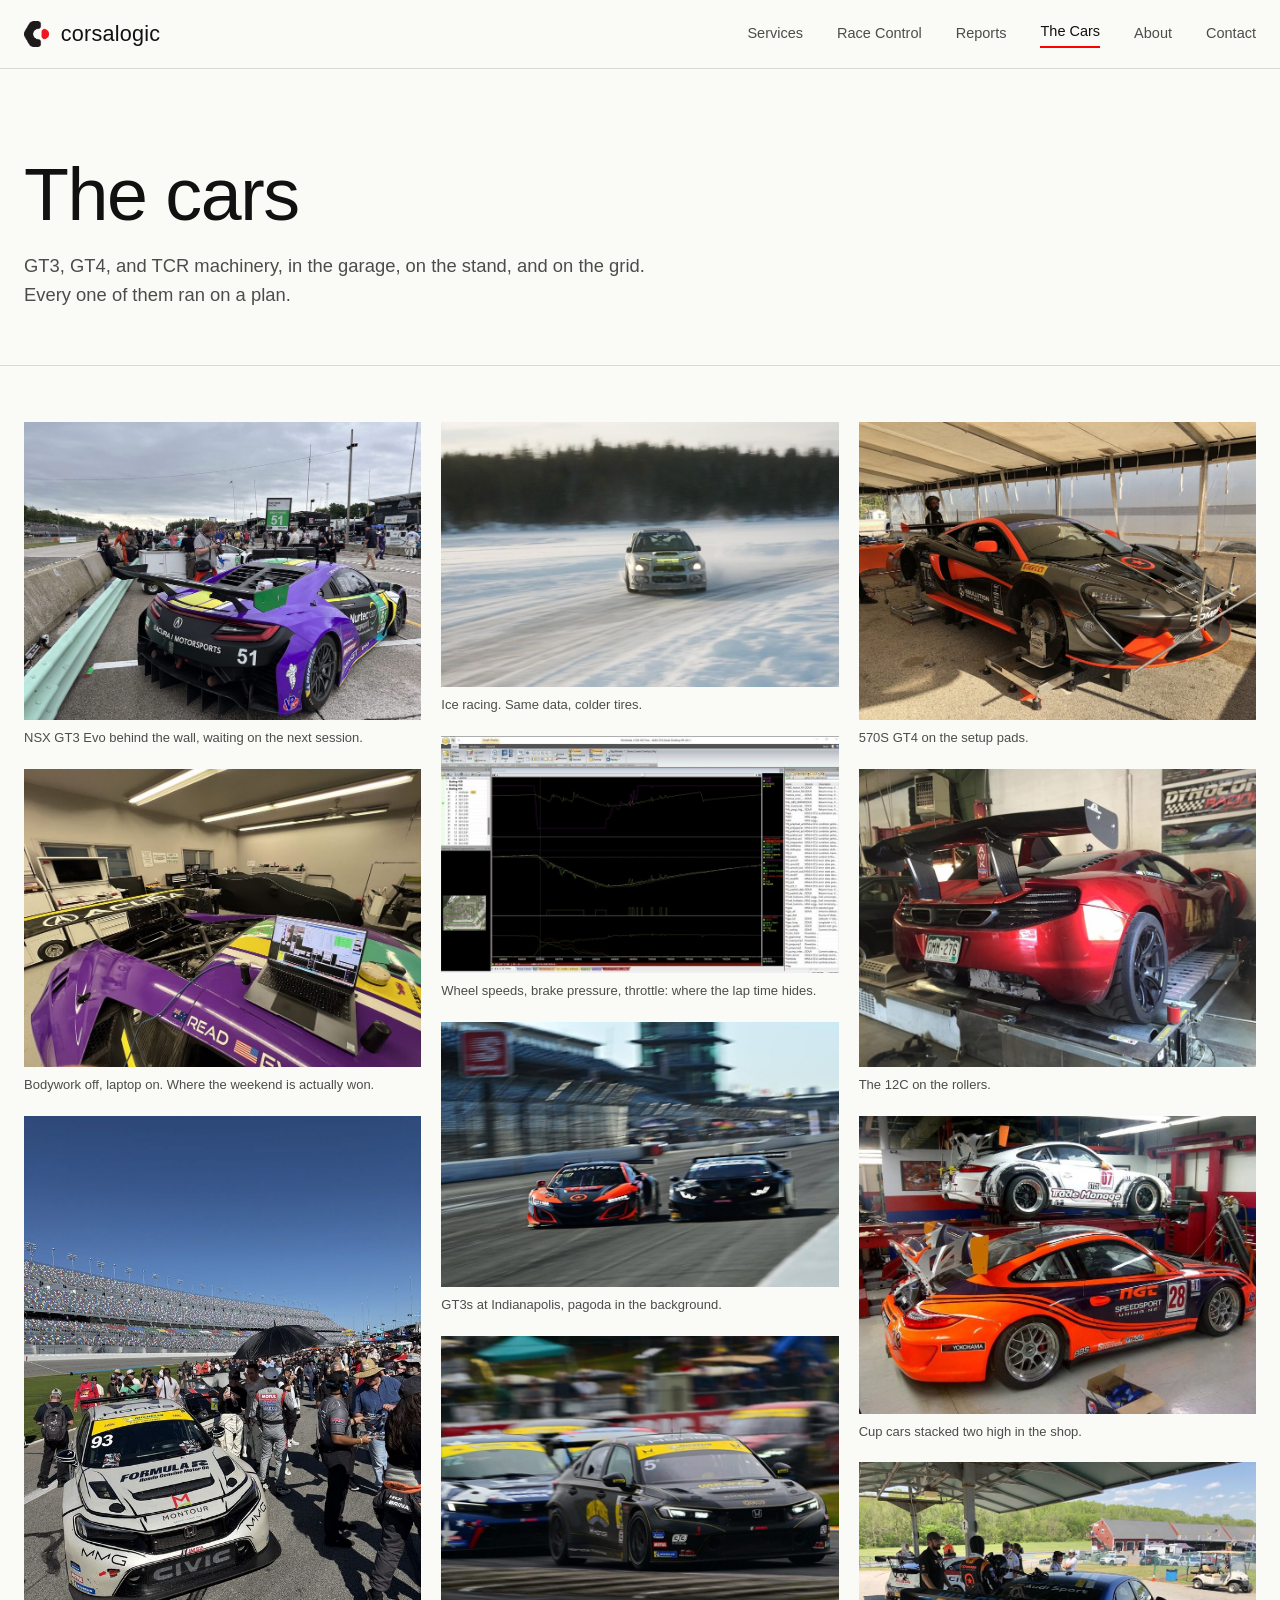
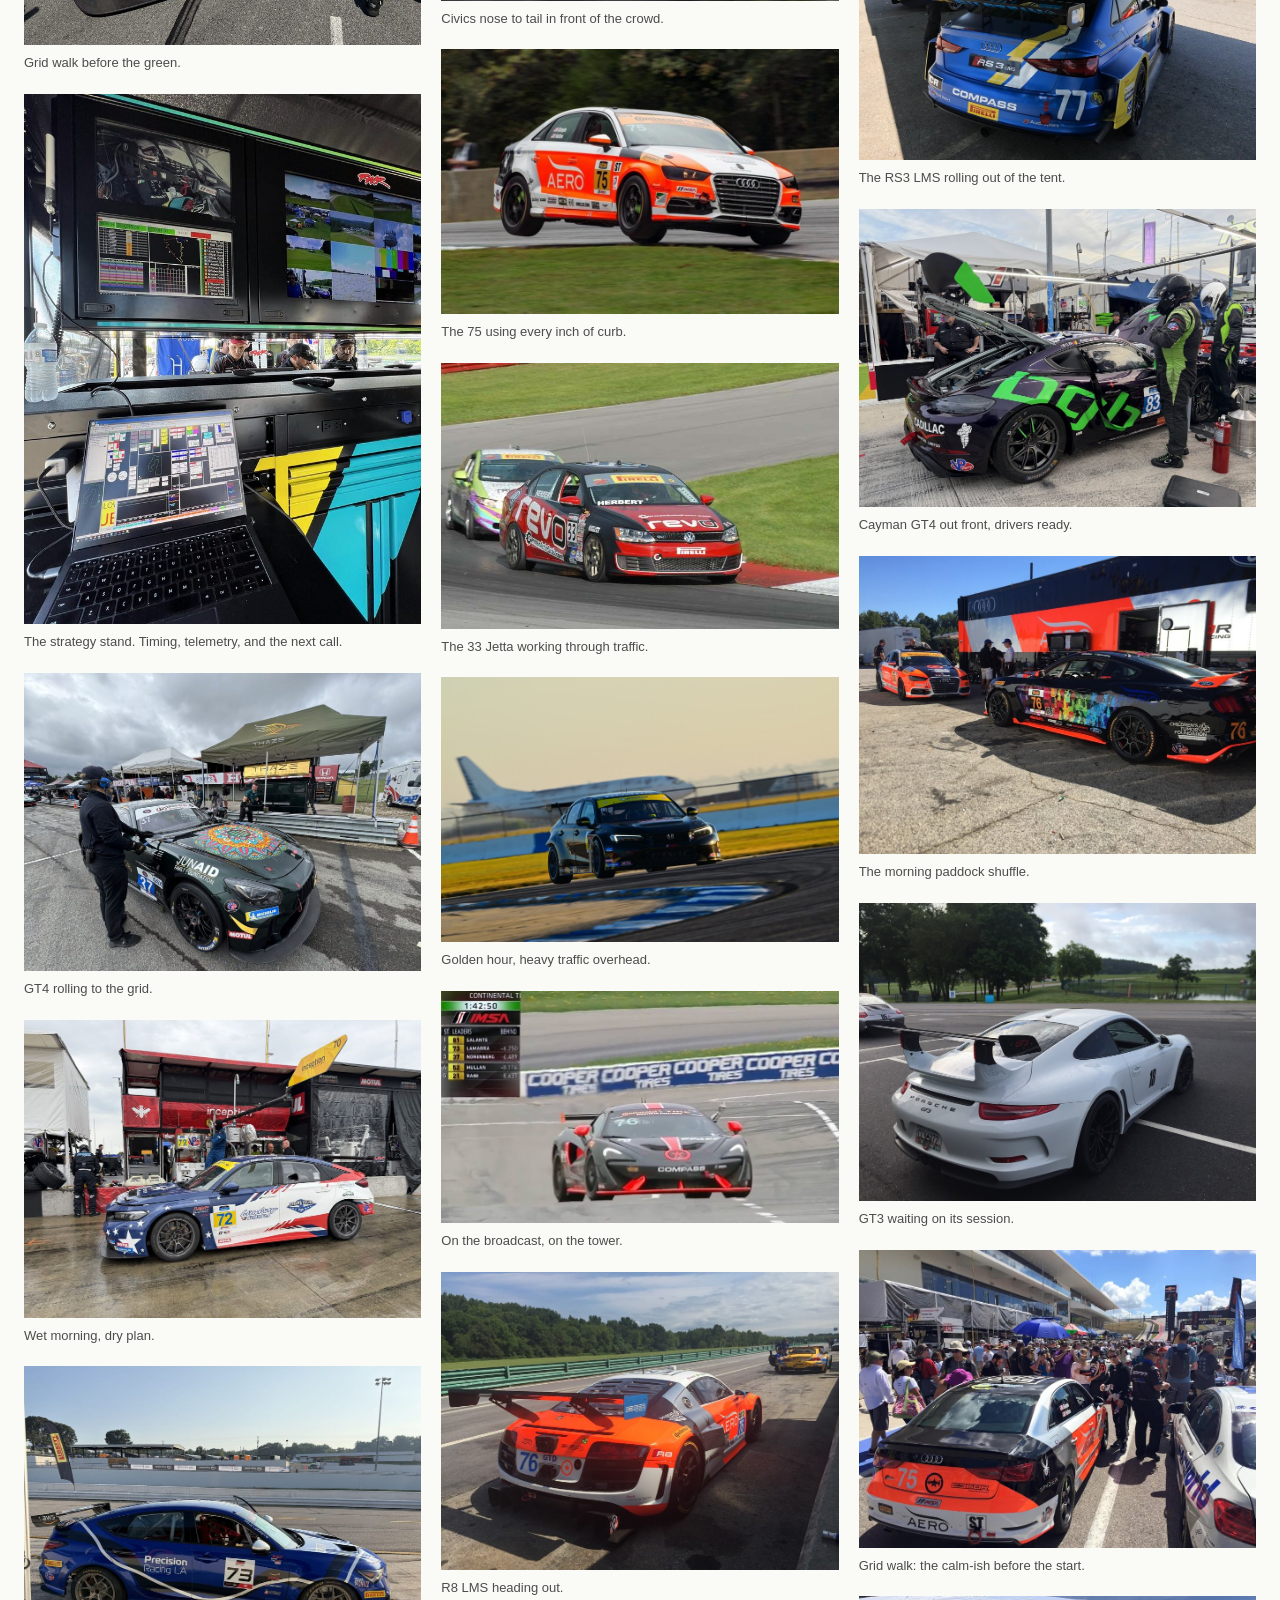
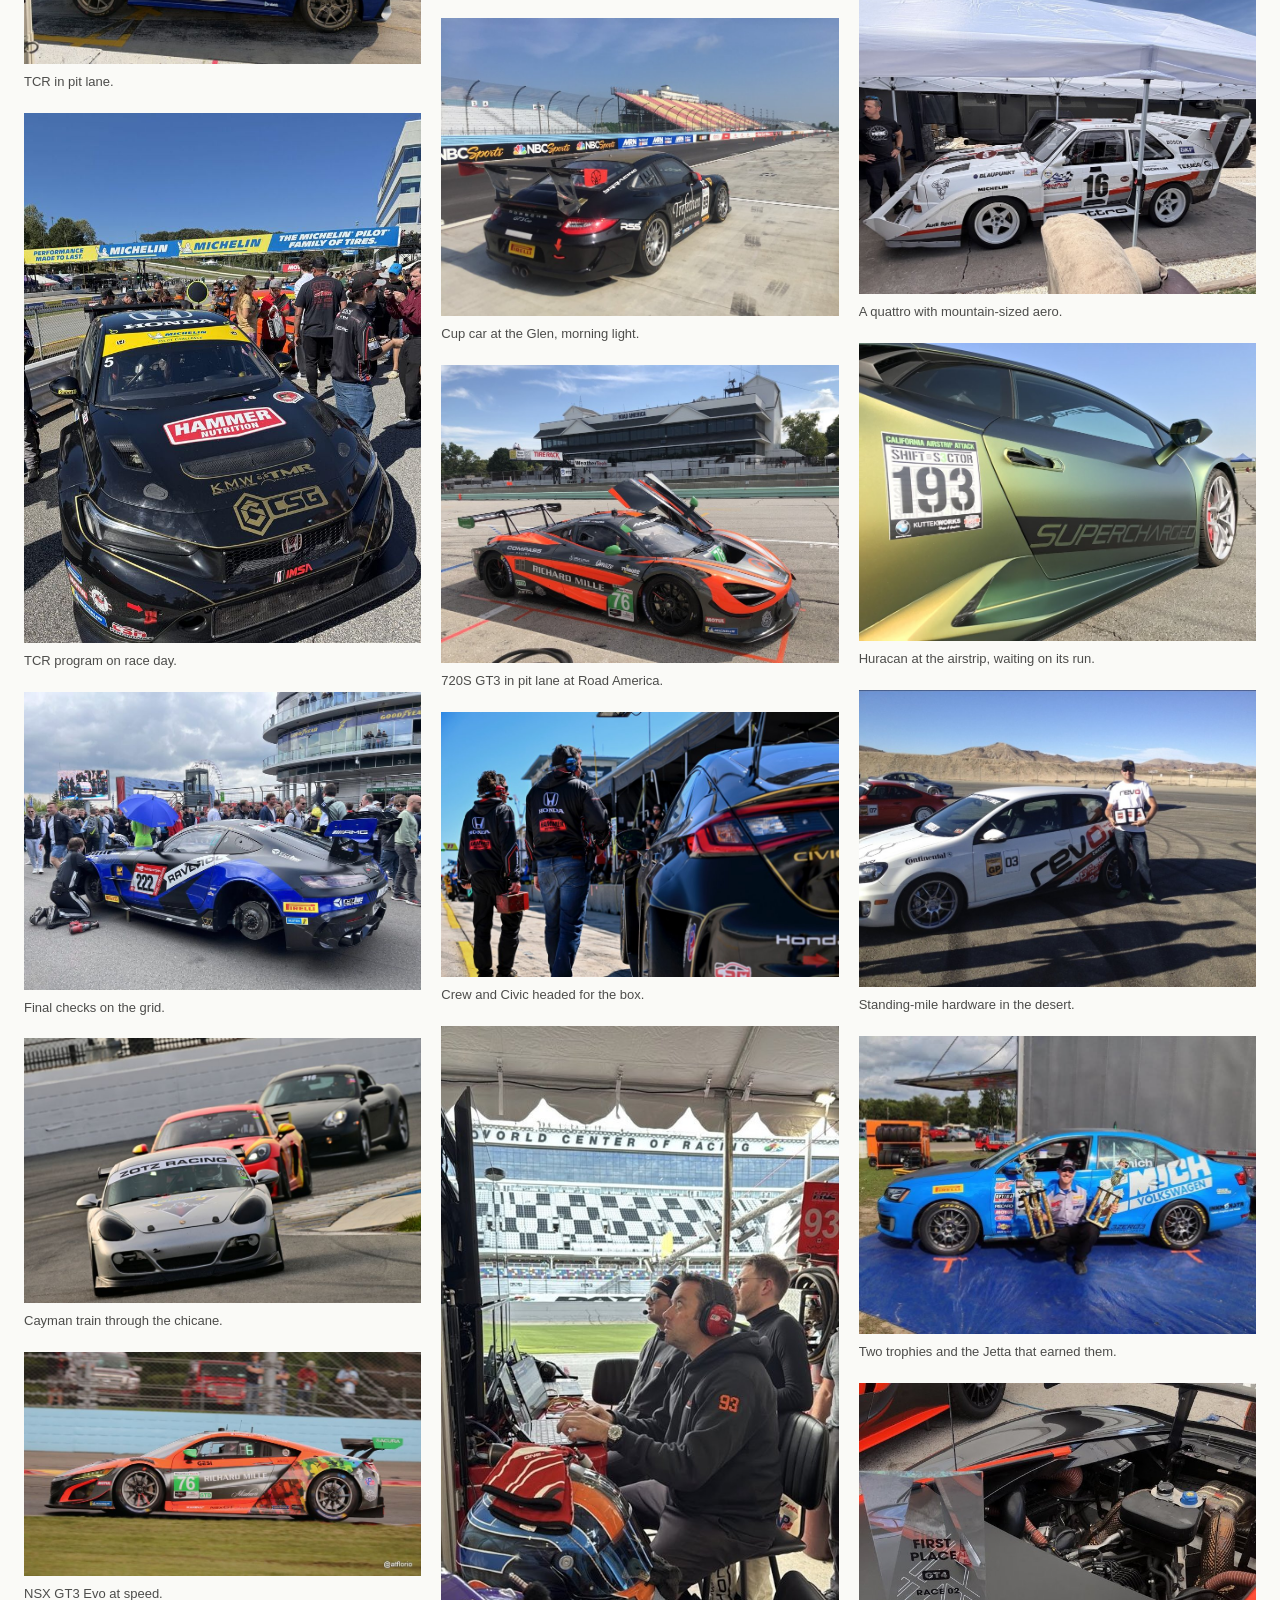
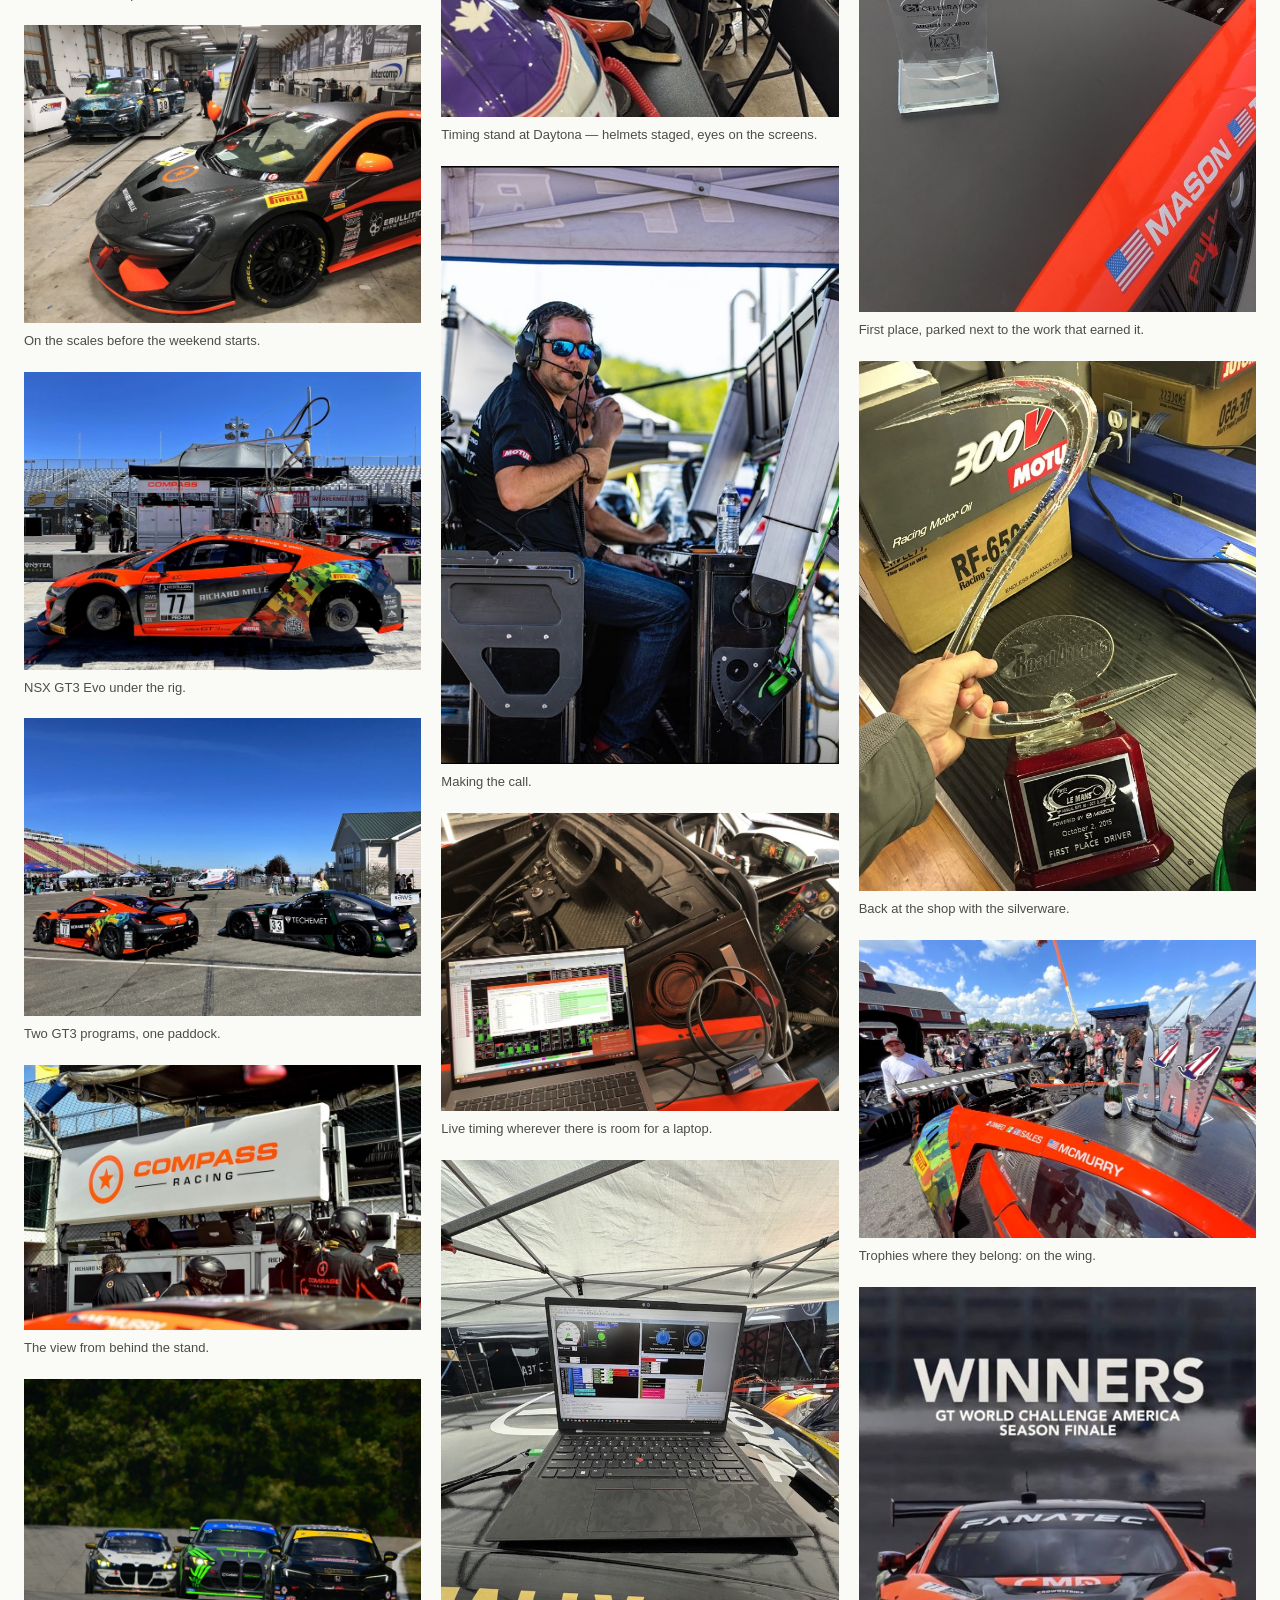
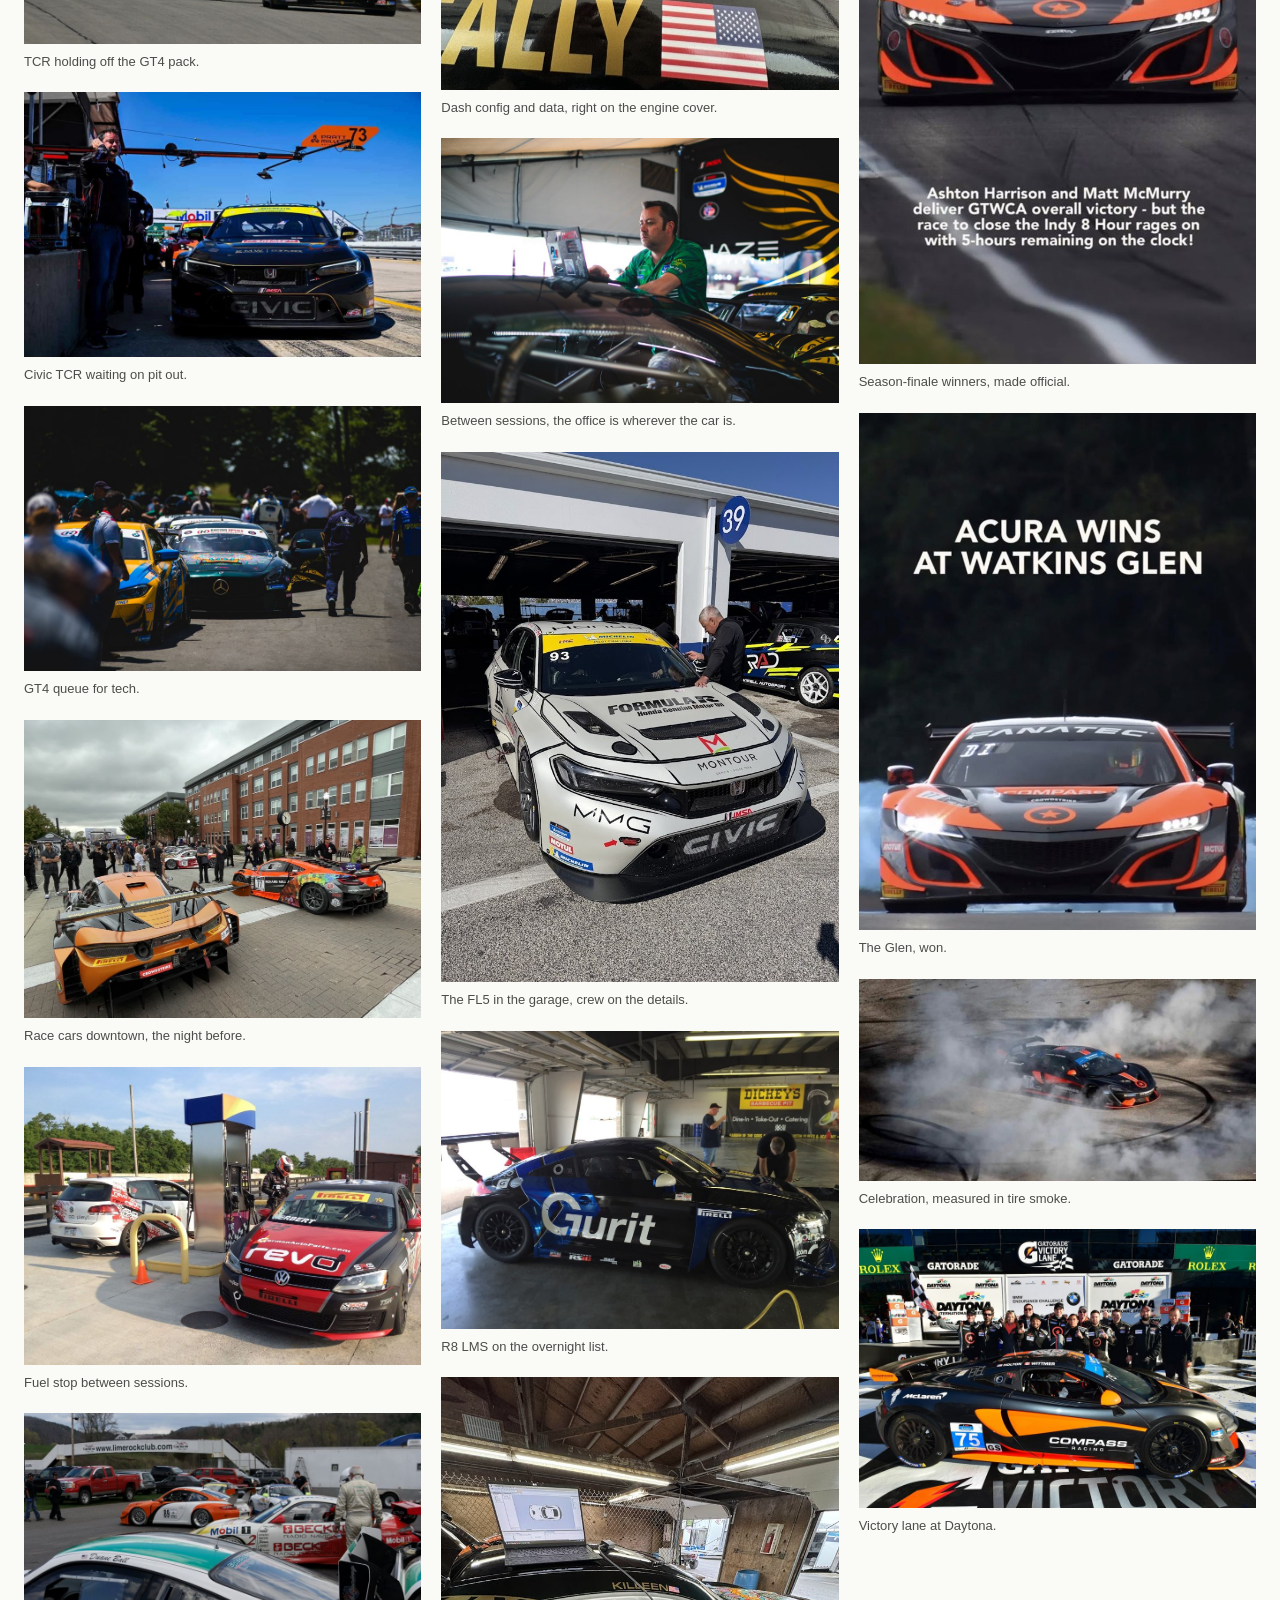
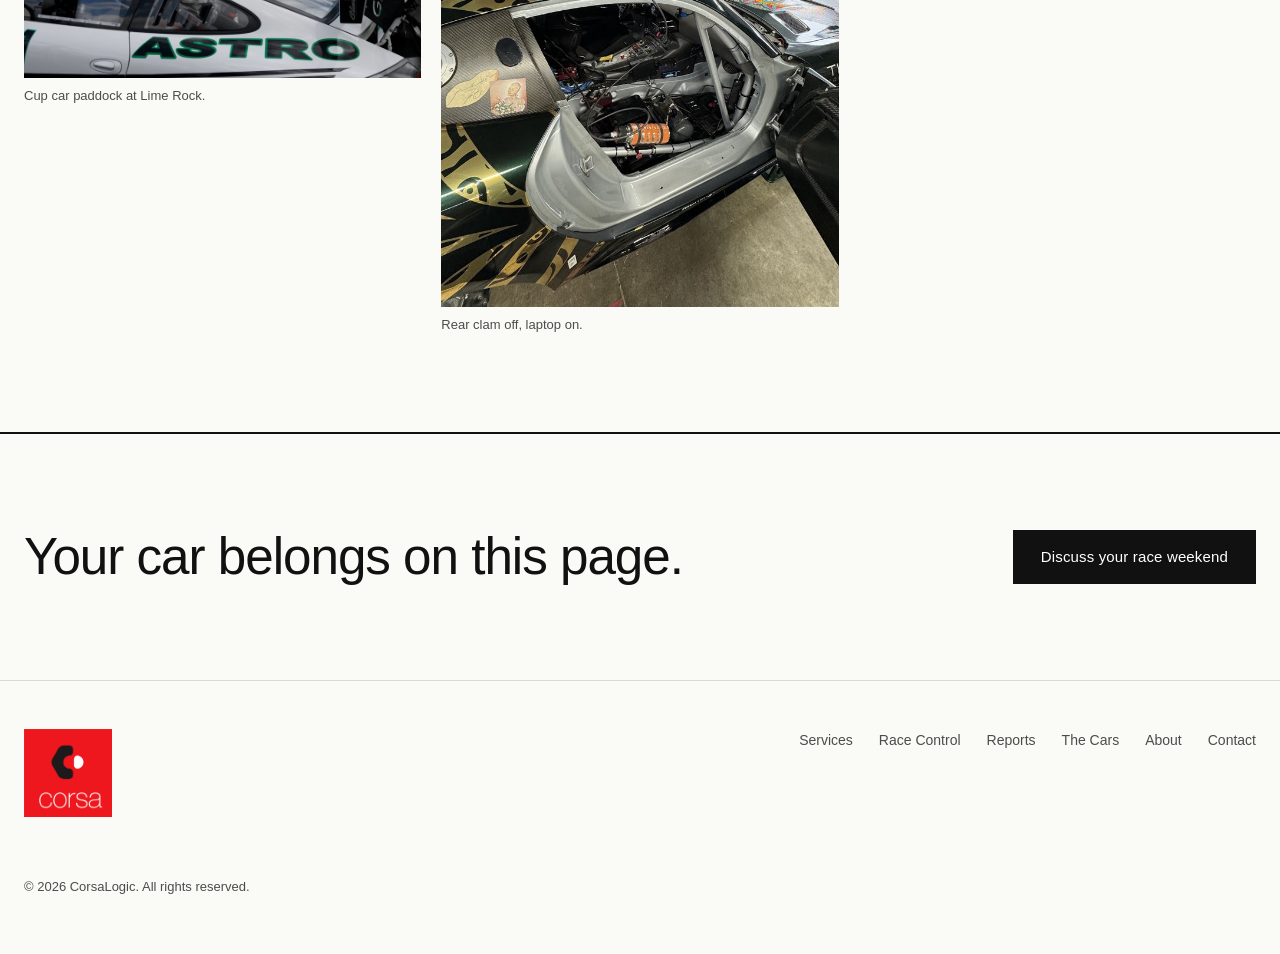
<file: work.html>
<!DOCTYPE html>
<html lang="en">
<head>
<meta charset="UTF-8">
<meta name="viewport" content="width=device-width, initial-scale=1.0">
<title>The Cars | CorsaLogic</title>
<meta name="description" content="A showcase of the race cars CorsaLogic has engineered and run: GT3, GT4, and TCR machinery across professional and club paddocks.">
<link rel="icon" type="image/png" href="assets/favicon.png">
<link rel="stylesheet" href="css/style.css">
</head>
<body>

<header class="site-header">
  <div class="wrap bar">
    <a class="brand" href="index.html" aria-label="CorsaLogic home">
      <img src="assets/logo-c.png" alt="CorsaLogic mark">
      <span>corsa<b>logic</b></span>
    </a>
    <button class="nav-toggle" aria-expanded="false" aria-label="Menu"><span></span></button>
    <nav class="site-nav">
      <a href="services.html">Services</a>
      <a href="racecontrol.html">Race Control</a>
      <a href="reports.html">Reports</a>
      <a href="work.html" aria-current="page">The Cars</a>
      <a href="about.html">About</a>
      <a href="contact.html">Contact</a>
    </nav>
  </div>
</header>

<main>

  <section class="page-hero">
    <div class="wrap reveal">
      <h1 class="display">The cars</h1>
      <p class="lede">GT3, GT4, and TCR machinery, in the garage, on the stand, and on the grid. Every one of them ran on a plan.</p>
    </div>
  </section>

  <section style="padding-top:0;">
    <div class="wrap">
      <div class="gallery">
        <figure class="reveal">
          <img src="assets/photos/med/img_2006.jpg" data-full="assets/photos/img_2006.jpg" alt="Acura NSX GT3 Evo parked behind the pit wall between sessions" loading="lazy">
          <figcaption>NSX GT3 Evo behind the wall, waiting on the next session.</figcaption>
        </figure>
        <figure class="reveal">
          <img src="assets/photos/med/img_2671.jpg" data-full="assets/photos/img_2671.jpg" alt="GT3 car in the garage with rear bodywork removed and a laptop connected" loading="lazy">
          <figcaption>Bodywork off, laptop on. Where the weekend is actually won.</figcaption>
        </figure>
        <figure class="reveal">
          <img src="assets/photos/med/img_1529.jpg" data-full="assets/photos/img_1529.jpg" alt="Honda Civic TCR on a packed starting grid before the race" loading="lazy">
          <figcaption>Grid walk before the green.</figcaption>
        </figure>
        <figure class="reveal">
          <img src="assets/photos/med/img_2693.jpg" data-full="assets/photos/img_2693.jpg" alt="Timing stand with live timing and telemetry monitors" loading="lazy">
          <figcaption>The strategy stand. Timing, telemetry, and the next call.</figcaption>
        </figure>
        <figure class="reveal">
          <img src="assets/photos/med/img_3813.jpg" data-full="assets/photos/img_3813.jpg" alt="GT4 car being rolled to the grid under a canopy" loading="lazy">
          <figcaption>GT4 rolling to the grid.</figcaption>
        </figure>
        <figure class="reveal">
          <img src="assets/photos/med/img_4290.jpg" data-full="assets/photos/img_4290.jpg" alt="TCR car in a wet paddock on race morning" loading="lazy">
          <figcaption>Wet morning, dry plan.</figcaption>
        </figure>
        <figure class="reveal">
          <img src="assets/photos/med/img_3898.jpg" data-full="assets/photos/img_3898.jpg" alt="Blue TCR car in pit lane" loading="lazy">
          <figcaption>TCR in pit lane.</figcaption>
        </figure>
        <figure class="reveal">
          <img src="assets/photos/med/img_2420.jpg" data-full="assets/photos/img_2420.jpg" alt="Black and gold Honda Civic TCR on the grid among the crowd" loading="lazy">
          <figcaption>TCR program on race day.</figcaption>
        </figure>
        <figure class="reveal">
          <img src="assets/photos/med/img_9421.jpg" data-full="assets/photos/img_9421.jpg" alt="Blue GT3 car on the grid with crew making final checks" loading="lazy">
          <figcaption>Final checks on the grid.</figcaption>
        </figure>
        <figure class="reveal">
          <img src="assets/photos/med/cayman-train.jpg" data-full="assets/photos/cayman-train.jpg" alt="Silver Porsche Cayman leading a train of Caymans through the Daytona bus stop" loading="lazy">
          <figcaption>Cayman train through the chicane.</figcaption>
        </figure>
        <figure class="reveal">
          <img src="assets/photos/med/nsx76-track.jpg" data-full="assets/photos/nsx76-track.jpg" alt="Acura NSX GT3 Evo number 76 at speed at Watkins Glen" loading="lazy">
          <figcaption>NSX GT3 Evo at speed.</figcaption>
        </figure>
        <figure class="reveal">
          <img src="assets/photos/med/mclaren-garage.jpg" data-full="assets/photos/mclaren-garage.jpg" alt="McLaren 570S GT4 on setup scales in the garage with a BMW M4 GT4 behind" loading="lazy">
          <figcaption>On the scales before the weekend starts.</figcaption>
        </figure>
        <figure class="reveal">
          <img src="assets/photos/med/nsx77-pit.jpg" data-full="assets/photos/nsx77-pit.jpg" alt="Acura NSX GT3 Evo number 77 in pit lane under the fuel rig" loading="lazy">
          <figcaption>NSX GT3 Evo under the rig.</figcaption>
        </figure>
        <figure class="reveal">
          <img src="assets/photos/med/gt3-pair.jpg" data-full="assets/photos/gt3-pair.jpg" alt="Two GT3 cars nose to tail in the paddock" loading="lazy">
          <figcaption>Two GT3 programs, one paddock.</figcaption>
        </figure>
        <figure class="reveal">
          <img src="assets/photos/med/compass-stand.jpg" data-full="assets/photos/compass-stand.jpg" alt="Pit stand and crew during a pit stop" loading="lazy">
          <figcaption>The view from behind the stand.</figcaption>
        </figure>
        <figure class="reveal">
          <img src="assets/photos/med/civic-leading.jpg" data-full="assets/photos/civic-leading.jpg" alt="Honda Civic TCR leading two BMW M4 GT4s on track" loading="lazy">
          <figcaption>TCR holding off the GT4 pack.</figcaption>
        </figure>
        <figure class="reveal">
          <img src="assets/photos/med/civic73-pit.jpg" data-full="assets/photos/civic73-pit.jpg" alt="Black Honda Civic TCR in pit lane under the pit boom" loading="lazy">
          <figcaption>Civic TCR waiting on pit out.</figcaption>
        </figure>
        <figure class="reveal">
          <img src="assets/photos/med/gt4-paddock.jpg" data-full="assets/photos/gt4-paddock.jpg" alt="GT4 cars queued in the paddock lane between sessions" loading="lazy">
          <figcaption>GT4 queue for tech.</figcaption>
        </figure>
        <figure class="reveal">
          <img src="assets/photos/med/street-display.jpg" data-full="assets/photos/street-display.jpg" alt="McLaren 720S GT3 and NSX GT3 Evo on a downtown street display" loading="lazy">
          <figcaption>Race cars downtown, the night before.</figcaption>
        </figure>
        <figure class="reveal">
          <img src="assets/photos/med/jetta-fuel.jpg" data-full="assets/photos/jetta-fuel.jpg" alt="VW Jetta GLI race car at the track fuel pump with a GTI behind" loading="lazy">
          <figcaption>Fuel stop between sessions.</figcaption>
        </figure>
        <figure class="reveal">
          <img src="assets/photos/med/limerock.jpg" data-full="assets/photos/limerock.jpg" alt="Porsche GT3 Cup cars gathered in the Lime Rock paddock" loading="lazy">
          <figcaption>Cup car paddock at Lime Rock.</figcaption>
        </figure>
        <figure class="reveal">
          <img src="assets/photos/med/subaru-ice.jpg" data-full="assets/photos/subaru-ice.jpg" alt="Subaru rally car sliding across a frozen lake" loading="lazy">
          <figcaption>Ice racing. Same data, colder tires.</figcaption>
        </figure>
        <figure class="reveal">
          <img src="assets/photos/med/telemetry.jpg" data-full="assets/photos/telemetry.jpg" alt="Bosch WinDarab telemetry traces showing wheel speeds, brake pressure, and throttle for an AMG GT4 at Sebring" loading="lazy">
          <figcaption>Wheel speeds, brake pressure, throttle: where the lap time hides.</figcaption>
        </figure>
        <figure class="reveal">
          <img src="assets/photos/med/nsx-indy.jpg" data-full="assets/photos/nsx-indy.jpg" alt="Acura NSX GT3 leading a Lamborghini Huracan GT3 through a corner at Indianapolis Motor Speedway" loading="lazy">
          <figcaption>GT3s at Indianapolis, pagoda in the background.</figcaption>
        </figure>
        <figure class="reveal">
          <img src="assets/photos/med/civic-battle.jpg" data-full="assets/photos/civic-battle.jpg" alt="Black Honda Civic FL5 TCR at speed leading another Civic in front of a packed grandstand" loading="lazy">
          <figcaption>Civics nose to tail in front of the crowd.</figcaption>
        </figure>
        <figure class="reveal">
          <img src="assets/photos/med/audi75-curbs.jpg" data-full="assets/photos/audi75-curbs.jpg" alt="Orange and white Audi number 75 riding the curbs at corner exit" loading="lazy">
          <figcaption>The 75 using every inch of curb.</figcaption>
        </figure>
        <figure class="reveal">
          <img src="assets/photos/med/jetta33-race.jpg" data-full="assets/photos/jetta33-race.jpg" alt="Black Volkswagen Jetta number 33 racing in traffic" loading="lazy">
          <figcaption>The 33 Jetta working through traffic.</figcaption>
        </figure>
        <figure class="reveal">
          <img src="assets/photos/med/civic-dusk.jpg" data-full="assets/photos/civic-dusk.jpg" alt="Black Honda Civic TCR on track at dusk with an airliner beyond the fence" loading="lazy">
          <figcaption>Golden hour, heavy traffic overhead.</figcaption>
        </figure>
        <figure class="reveal">
          <img src="assets/photos/med/tv-timing.jpg" data-full="assets/photos/tv-timing.jpg" alt="TV broadcast frame of the number 76 McLaren GT4 on track with the IMSA timing tower on screen" loading="lazy">
          <figcaption>On the broadcast, on the tower.</figcaption>
        </figure>
        <figure class="reveal">
          <img src="assets/photos/med/r8-pitout.jpg" data-full="assets/photos/r8-pitout.jpg" alt="Orange Audi R8 LMS number 76 rolling down pit lane" loading="lazy">
          <figcaption>R8 LMS heading out.</figcaption>
        </figure>
        <figure class="reveal">
          <img src="assets/photos/med/cup-glen.jpg" data-full="assets/photos/cup-glen.jpg" alt="Black Porsche 911 GT3 Cup car in pit lane at Watkins Glen" loading="lazy">
          <figcaption>Cup car at the Glen, morning light.</figcaption>
        </figure>
        <figure class="reveal">
          <img src="assets/photos/med/mclaren720-roadamerica.jpg" data-full="assets/photos/mclaren720-roadamerica.jpg" alt="Orange and black McLaren 720S GT3 with the bonnet off in pit lane at Road America" loading="lazy">
          <figcaption>720S GT3 in pit lane at Road America.</figcaption>
        </figure>
        <figure class="reveal">
          <img src="assets/photos/med/honda-pitlane.jpg" data-full="assets/photos/honda-pitlane.jpg" alt="Honda crew walking beside a black Civic race car in pit lane" loading="lazy">
          <figcaption>Crew and Civic headed for the box.</figcaption>
        </figure>
        <figure class="reveal">
          <img src="assets/photos/med/stand-daytona.jpg" data-full="assets/photos/stand-daytona.jpg" alt="Crew with headsets watching monitors on the timing stand at Daytona with helmets staged in the foreground" loading="lazy">
          <figcaption>Timing stand at Daytona — helmets staged, eyes on the screens.</figcaption>
        </figure>
        <figure class="reveal">
          <img src="assets/photos/med/stand-radio.jpg" data-full="assets/photos/stand-radio.jpg" alt="Engineer with a headset making a radio call from the pit stand" loading="lazy">
          <figcaption>Making the call.</figcaption>
        </figure>
        <figure class="reveal">
          <img src="assets/photos/med/cockpit-data.jpg" data-full="assets/photos/cockpit-data.jpg" alt="Laptop showing live timing propped in the open cockpit of a race car" loading="lazy">
          <figcaption>Live timing wherever there is room for a laptop.</figcaption>
        </figure>
        <figure class="reveal">
          <img src="assets/photos/med/data-tent.jpg" data-full="assets/photos/data-tent.jpg" alt="Laptop running data software on the bodywork of a race car under a paddock tent" loading="lazy">
          <figcaption>Dash config and data, right on the engine cover.</figcaption>
        </figure>
        <figure class="reveal">
          <img src="assets/photos/med/engineer-tent.jpg" data-full="assets/photos/engineer-tent.jpg" alt="Engineer working on a laptop over the rear deck of a race car in the paddock tent" loading="lazy">
          <figcaption>Between sessions, the office is wherever the car is.</figcaption>
        </figure>
        <figure class="reveal">
          <img src="assets/photos/med/civic93-garage.jpg" data-full="assets/photos/civic93-garage.jpg" alt="White Honda Civic FL5 TCR number 93 in the garage with crew working around it" loading="lazy">
          <figcaption>The FL5 in the garage, crew on the details.</figcaption>
        </figure>
        <figure class="reveal">
          <img src="assets/photos/med/r8-garage.jpg" data-full="assets/photos/r8-garage.jpg" alt="Blue Audi R8 LMS being worked on in the garage" loading="lazy">
          <figcaption>R8 LMS on the overnight list.</figcaption>
        </figure>
        <figure class="reveal">
          <img src="assets/photos/med/mclaren-clam-off.jpg" data-full="assets/photos/mclaren-clam-off.jpg" alt="McLaren GT4 in the shop with rear bodywork removed and a laptop resting on the roof" loading="lazy">
          <figcaption>Rear clam off, laptop on.</figcaption>
        </figure>
        <figure class="reveal">
          <img src="assets/photos/med/570s-setup.jpg" data-full="assets/photos/570s-setup.jpg" alt="McLaren 570S GT4 on setup pads under the paddock tent" loading="lazy">
          <figcaption>570S GT4 on the setup pads.</figcaption>
        </figure>
        <figure class="reveal">
          <img src="assets/photos/med/12c-dyno.jpg" data-full="assets/photos/12c-dyno.jpg" alt="Red McLaren 12C strapped to a chassis dyno" loading="lazy">
          <figcaption>The 12C on the rollers.</figcaption>
        </figure>
        <figure class="reveal">
          <img src="assets/photos/med/911-shop.jpg" data-full="assets/photos/911-shop.jpg" alt="Two Porsche 911 cup cars in the shop, one on the ground and one on the lift above it" loading="lazy">
          <figcaption>Cup cars stacked two high in the shop.</figcaption>
        </figure>
        <figure class="reveal">
          <img src="assets/photos/med/rs3-77-paddock.jpg" data-full="assets/photos/rs3-77-paddock.jpg" alt="Blue and yellow Audi RS3 LMS number 77 being rolled through the paddock" loading="lazy">
          <figcaption>The RS3 LMS rolling out of the tent.</figcaption>
        </figure>
        <figure class="reveal">
          <img src="assets/photos/med/cayman83-paddock.jpg" data-full="assets/photos/cayman83-paddock.jpg" alt="Purple and green Porsche Cayman GT4 number 83 in the paddock with drivers suited up" loading="lazy">
          <figcaption>Cayman GT4 out front, drivers ready.</figcaption>
        </figure>
        <figure class="reveal">
          <img src="assets/photos/med/paddock-morning.jpg" data-full="assets/photos/paddock-morning.jpg" alt="Audi RS3 and a tie-dye liveried Mustang GT4 number 76 parked behind the team hauler" loading="lazy">
          <figcaption>The morning paddock shuffle.</figcaption>
        </figure>
        <figure class="reveal">
          <img src="assets/photos/med/gt3-paddock.jpg" data-full="assets/photos/gt3-paddock.jpg" alt="White Porsche 911 GT3 parked in the track paddock" loading="lazy">
          <figcaption>GT3 waiting on its session.</figcaption>
        </figure>
        <figure class="reveal">
          <img src="assets/photos/med/gridwalk.jpg" data-full="assets/photos/gridwalk.jpg" alt="Crowded grid walk with race cars surrounded by spectators before the start" loading="lazy">
          <figcaption>Grid walk: the calm-ish before the start.</figcaption>
        </figure>
        <figure class="reveal">
          <img src="assets/photos/med/quattro-canopy.jpg" data-full="assets/photos/quattro-canopy.jpg" alt="White Audi Sport quattro number 16 with hillclimb aero parked under a canopy" loading="lazy">
          <figcaption>A quattro with mountain-sized aero.</figcaption>
        </figure>
        <figure class="reveal">
          <img src="assets/photos/med/huracan-airstrip.jpg" data-full="assets/photos/huracan-airstrip.jpg" alt="Green Lamborghini Huracan number 193 staged at an airstrip attack event" loading="lazy">
          <figcaption>Huracan at the airstrip, waiting on its run.</figcaption>
        </figure>
        <figure class="reveal">
          <img src="assets/photos/med/revo-airstrip.jpg" data-full="assets/photos/revo-airstrip.jpg" alt="Driver holding award plaques beside a white Volkswagen at a desert airstrip event" loading="lazy">
          <figcaption>Standing-mile hardware in the desert.</figcaption>
        </figure>
        <figure class="reveal">
          <img src="assets/photos/med/jetta-trophies.jpg" data-full="assets/photos/jetta-trophies.jpg" alt="Driver kneeling beside a blue Volkswagen Jetta race car holding two trophies" loading="lazy">
          <figcaption>Two trophies and the Jetta that earned them.</figcaption>
        </figure>
        <figure class="reveal">
          <img src="assets/photos/med/gt4-trophy.jpg" data-full="assets/photos/gt4-trophy.jpg" alt="First place GT4 trophy standing on the bodywork of a race car with the engine bay open" loading="lazy">
          <figcaption>First place, parked next to the work that earned it.</figcaption>
        </figure>
        <figure class="reveal">
          <img src="assets/photos/med/trophy-shop.jpg" data-full="assets/photos/trophy-shop.jpg" alt="First place driver trophy held up in the race shop" loading="lazy">
          <figcaption>Back at the shop with the silverware.</figcaption>
        </figure>
        <figure class="reveal">
          <img src="assets/photos/med/wing-trophies.jpg" data-full="assets/photos/wing-trophies.jpg" alt="Trophies and champagne resting on the rear wing of an orange GT3 car in the paddock" loading="lazy">
          <figcaption>Trophies where they belong: on the wing.</figcaption>
        </figure>
        <figure class="reveal">
          <img src="assets/photos/med/gtwca-winners.jpg" data-full="assets/photos/gtwca-winners.jpg" alt="Team graphic reading WINNERS over an Acura NSX GT3 head-on, marking a GT World Challenge America season-finale overall victory" loading="lazy">
          <figcaption>Season-finale winners, made official.</figcaption>
        </figure>
        <figure class="reveal">
          <img src="assets/photos/med/acura-wins.jpg" data-full="assets/photos/acura-wins.jpg" alt="Team graphic reading Acura wins at Watkins Glen over the NSX GT3 at speed" loading="lazy">
          <figcaption>The Glen, won.</figcaption>
        </figure>
        <figure class="reveal">
          <img src="assets/photos/med/gt4-burnout.jpg" data-full="assets/photos/gt4-burnout.jpg" alt="McLaren GT4 spinning donuts in a cloud of tire smoke" loading="lazy">
          <figcaption>Celebration, measured in tire smoke.</figcaption>
        </figure>
        <figure class="reveal">
          <img src="assets/photos/med/daytona-victorylane.jpg" data-full="assets/photos/daytona-victorylane.jpg" alt="McLaren 570S GT4 number 75 with the team gathered in victory lane at Daytona" loading="lazy">
          <figcaption>Victory lane at Daytona.</figcaption>
        </figure>
      </div>
    </div>
  </section>

  <section class="cta-band">
    <div class="wrap inner">
      <h2 class="display reveal">Your car belongs on this page.</h2>
      <a class="btn reveal" href="contact.html">Discuss your race weekend</a>
    </div>
  </section>

</main>

<dialog class="lightbox" aria-label="Enlarged photo">
  <figure>
    <img alt="">
    <figcaption></figcaption>
  </figure>
</dialog>

<footer class="site-footer">
  <div class="wrap inner">
    <img src="assets/logo-red.png" alt="CorsaLogic logo">
    <nav>
      <a href="services.html">Services</a>
      <a href="racecontrol.html">Race Control</a>
      <a href="reports.html">Reports</a>
      <a href="work.html">The Cars</a>
      <a href="about.html">About</a>
      <a href="contact.html">Contact</a>
    </nav>
    <p class="fine">&copy; 2026 CorsaLogic. All rights reserved.</p>
  </div>
</footer>

<script src="js/main.js"></script>
</body>
</html>
</file>
<file: css/style.css>
/* ==========================================================================
   CorsaLogic - corsalogic.com
   Swiss industrial light. Red / black / white. Helvetica Neue.
   Brand: strong, aggressive, clean, confident, modern, spare.
   ========================================================================== */

:root {
  --paper: #FAFAF7;
  --ink: #111111;
  --ink-soft: #4c4c4a;
  --red: #FF0000;
  --hair: rgba(17, 17, 17, 0.14);
  --hair-strong: rgba(17, 17, 17, 0.28);
  --ease: cubic-bezier(0.16, 1, 0.3, 1);
  --font: "Helvetica Neue", "HelveticaNeue", Helvetica, "Segoe UI", Arial, sans-serif;
}

* { margin: 0; padding: 0; box-sizing: border-box; }

html { scroll-behavior: smooth; }
@media (prefers-reduced-motion: reduce) {
  html { scroll-behavior: auto; }
}

body {
  font-family: var(--font);
  font-weight: 400;
  background: var(--paper);
  color: var(--ink);
  font-size: 17px;
  line-height: 1.6;
  -webkit-font-smoothing: antialiased;
}

img { display: block; max-width: 100%; height: auto; }
a { color: inherit; }

.wrap {
  max-width: 1280px;
  margin: 0 auto;
  padding: 0 24px;
}

/* ---------- Type ---------- */

.display {
  font-weight: 200;
  letter-spacing: -0.02em;
  line-height: 1.02;
  text-wrap: balance;
}

h1.display { font-size: clamp(2.6rem, 6vw, 4.6rem); }
h2.display { font-size: clamp(2rem, 4.2vw, 3.2rem); }

.lede {
  font-size: 1.15rem;
  color: var(--ink-soft);
  max-width: 34em;
  line-height: 1.55;
}

.label {
  font-size: 11px;
  font-weight: 500;
  text-transform: uppercase;
  letter-spacing: 0.18em;
  color: var(--red);
}

p + p { margin-top: 1em; }

.prose { max-width: 65ch; color: var(--ink-soft); }
.prose strong { color: var(--ink); font-weight: 500; }

/* ---------- Buttons ---------- */

.btn {
  display: inline-flex;
  align-items: center;
  gap: 12px;
  padding: 15px 28px;
  background: var(--ink);
  color: #fff;
  text-decoration: none;
  font-size: 15px;
  font-weight: 500;
  letter-spacing: 0.01em;
  white-space: nowrap;
  transition: background 0.35s var(--ease), transform 0.35s var(--ease);
}
.btn:hover { background: var(--red); }
.btn:active { transform: scale(0.98); }

.btn--ghost {
  background: transparent;
  color: var(--ink);
  box-shadow: inset 0 0 0 1px var(--hair-strong);
}
.btn--ghost:hover { background: transparent; box-shadow: inset 0 0 0 1px var(--red); color: var(--red); }

.textlink {
  display: inline-flex;
  align-items: baseline;
  gap: 8px;
  color: var(--ink);
  text-decoration: none;
  font-weight: 500;
  font-size: 15px;
  border-bottom: 1px solid var(--ink);
  padding-bottom: 2px;
  transition: color 0.3s var(--ease), border-color 0.3s var(--ease);
}
.textlink:hover { color: var(--red); border-color: var(--red); }

/* ---------- Header ---------- */

.site-header {
  position: sticky;
  top: 0;
  z-index: 40;
  background: rgba(250, 250, 247, 0.92);
  backdrop-filter: blur(12px);
  -webkit-backdrop-filter: blur(12px);
  border-bottom: 1px solid var(--hair);
}

.site-header .bar {
  height: 68px;
  display: flex;
  align-items: center;
  justify-content: space-between;
}

.brand {
  display: flex;
  align-items: center;
  gap: 12px;
  text-decoration: none;
  color: var(--ink);
}
.brand img { height: 26px; width: auto; }
.brand span {
  font-weight: 200;
  font-size: 1.35rem;
  letter-spacing: 0.01em;
}
.brand b { font-weight: 500; }

.site-nav { display: flex; align-items: center; gap: 34px; }
.site-nav a {
  text-decoration: none;
  font-size: 14.5px;
  font-weight: 400;
  color: var(--ink-soft);
  transition: color 0.25s var(--ease);
}
.site-nav a:hover { color: var(--red); }
.site-nav a[aria-current="page"] {
  color: var(--ink);
  font-weight: 500;
  border-bottom: 2px solid var(--red);
  padding-bottom: 3px;
}

.nav-toggle {
  display: none;
  background: none;
  border: 0;
  width: 44px;
  height: 44px;
  cursor: pointer;
  position: relative;
}
.nav-toggle span,
.nav-toggle span::before,
.nav-toggle span::after {
  content: "";
  position: absolute;
  left: 10px;
  width: 24px;
  height: 2px;
  background: var(--ink);
  transition: transform 0.4s var(--ease), opacity 0.3s;
}
.nav-toggle span { top: 21px; }
.nav-toggle span::before { left: 0; top: -7px; }
.nav-toggle span::after { left: 0; top: 7px; }
.nav-open .nav-toggle span { background: transparent; }
.nav-open .nav-toggle span::before { transform: translateY(7px) rotate(45deg); }
.nav-open .nav-toggle span::after { transform: translateY(-7px) rotate(-45deg); }

@media (max-width: 860px) {
  .nav-toggle { display: block; }
  .site-nav {
    display: none;
    position: absolute;
    top: 68px;
    left: 0;
    right: 0;
    background: var(--paper);
    border-bottom: 1px solid var(--hair);
    flex-direction: column;
    align-items: flex-start;
    gap: 0;
    padding: 8px 24px 20px;
  }
  .nav-open .site-nav { display: flex; }
  .site-nav a { padding: 12px 0; font-size: 17px; width: 100%; }
  .site-nav a[aria-current="page"] { border-bottom: none; color: var(--red); }
}

/* ---------- Sections ---------- */

section { padding: 96px 0; }
@media (max-width: 768px) { section { padding: 64px 0; } }

.rule-top { border-top: 1px solid var(--hair); }

/* ---------- Hero (home) ---------- */

.hero { padding: 72px 0 96px; }
.hero-grid {
  display: grid;
  grid-template-columns: 7fr 5fr;
  gap: 64px;
  align-items: center;
}
.hero-copy h1 { margin-bottom: 24px; }
.hero-copy .lede { margin-bottom: 36px; }
.hero-cta { display: flex; gap: 16px; flex-wrap: wrap; }
.hero-media img { width: 100%; aspect-ratio: 4 / 3; object-fit: cover; }

@media (max-width: 900px) {
  .hero { padding: 48px 0 64px; }
  .hero-grid { grid-template-columns: 1fr; gap: 40px; }
}

/* Interior page hero */
.page-hero { padding: 88px 0 56px; border-bottom: 1px solid var(--hair); }
.page-hero h1 { margin-bottom: 20px; }
@media (max-width: 768px) { .page-hero { padding: 56px 0 40px; } }

/* ---------- Statement band ---------- */

.statement { border-top: 2px solid var(--ink); }
.statement p {
  font-weight: 200;
  font-size: clamp(1.6rem, 3.4vw, 2.6rem);
  line-height: 1.25;
  letter-spacing: -0.01em;
  max-width: 24em;
}
.statement em {
  font-style: normal;
  color: var(--red);
}

/* ---------- Bento (home services) ---------- */

.bento {
  display: grid;
  grid-template-columns: repeat(6, 1fr);
  gap: 1px;
  background: var(--hair);
  border: 1px solid var(--hair);
}
.bento > * { background: var(--paper); padding: 40px 36px; }
.cell-wide { grid-column: span 4; }
.cell-narrow { grid-column: span 2; }
.cell-third { grid-column: span 2; }

.bento h3 { font-size: 1.25rem; font-weight: 500; margin-bottom: 12px; }
.bento p { color: var(--ink-soft); font-size: 15.5px; }

.cell-photo {
  padding: 0;
  position: relative;
  min-height: 320px;
}
.cell-photo img {
  position: absolute;
  inset: 0;
  width: 100%;
  height: 100%;
  object-fit: cover;
}

.cell-red { background: var(--red); color: #fff; }
.cell-red h3 { color: #fff; }
.cell-red p { color: rgba(255, 255, 255, 0.85); }
.cell-red .wordmark {
  font-size: 2rem;
  font-weight: 200;
  letter-spacing: 0.02em;
  margin-bottom: 14px;
}
.cell-red .wordmark b { font-weight: 700; }

@media (max-width: 900px) {
  .bento { grid-template-columns: 1fr; }
  .cell-wide, .cell-narrow, .cell-third { grid-column: span 1; }
  .cell-photo { min-height: 260px; }
}

/* Home services grid: tighter text panels on phones (photo cell stays full-bleed) */
@media (max-width: 768px) {
  .bento--services > :not(.cell-photo) { padding: 24px; }
  .bento--services h3 { margin-bottom: 12px; }
}

/* ---------- Product panels (home software) ---------- */

.products {
  display: grid;
  grid-template-columns: 1fr 1fr;
  gap: 24px;
}
.product {
  display: flex;
  flex-direction: column;
  background: var(--paper);
  border: 1px solid var(--hair);
  border-top: 3px solid var(--red);
  padding: 40px 36px;
}
.product .wordmark {
  font-size: 2rem;
  font-weight: 200;
  letter-spacing: 0.02em;
  line-height: 1.2;
  margin-bottom: 14px;
}
.product .wordmark b { font-weight: 700; }
.product p { color: var(--ink-soft); font-size: 15.5px; }
.product .product-link { margin-top: auto; padding-top: 16px; }

@media (max-width: 900px) {
  .products { grid-template-columns: 1fr; }
}
@media (max-width: 768px) {
  .product { padding: 24px; }
}

/* ---------- Film strip (home showcase teaser) ---------- */

.strip-head {
  display: flex;
  align-items: baseline;
  justify-content: space-between;
  gap: 24px;
  margin-bottom: 40px;
  flex-wrap: wrap;
}
.strip {
  display: flex;
  gap: 16px;
  overflow-x: auto;
  scroll-snap-type: x mandatory;
  padding-bottom: 12px;
}
.strip::-webkit-scrollbar { height: 6px; }
.strip::-webkit-scrollbar-thumb { background: var(--hair-strong); }
.strip a {
  flex: 0 0 auto;
  scroll-snap-align: start;
  width: min(420px, 78vw);
}
.strip img {
  width: 100%;
  aspect-ratio: 3 / 2;
  object-fit: cover;
  transition: opacity 0.35s var(--ease);
}
.strip a:hover img { opacity: 0.85; }

/* Previous / next controls: phones only, revealed by JS */
.strip-controls { display: none; }
.strip-btn {
  display: inline-flex;
  align-items: center;
  gap: 8px;
  min-width: 44px;
  min-height: 44px;
  padding: 0 16px;
  background: transparent;
  border: 0;
  box-shadow: inset 0 0 0 1px var(--hair-strong);
  color: var(--ink);
  font: inherit;
  font-size: 14.5px;
  font-weight: 500;
  cursor: pointer;
}
.strip-btn:hover { box-shadow: inset 0 0 0 1px var(--ink); }
.strip-btn:focus-visible { outline: 2px solid var(--ink); outline-offset: 3px; }
.strip-btn[aria-disabled="true"] { opacity: 0.4; cursor: default; box-shadow: inset 0 0 0 1px var(--hair-strong); }
@media (max-width: 768px) {
  .strip-controls:not([hidden]) {
    display: flex;
    justify-content: space-between;
    gap: 12px;
    margin-top: 16px;
  }
}

/* ---------- Split feature (services) ---------- */

.feature {
  display: grid;
  grid-template-columns: 1fr 1fr;
  gap: 72px;
  align-items: center;
}
.feature + .feature { margin-top: 96px; }
.feature.flip .feature-media { order: 2; }
.feature-media img { width: 100%; aspect-ratio: 4 / 3; object-fit: cover; }
.feature h2 { font-size: clamp(1.7rem, 3vw, 2.4rem); font-weight: 200; letter-spacing: -0.01em; margin-bottom: 18px; }
.feature ul { list-style: none; margin-top: 24px; }
.feature li {
  padding: 12px 0;
  border-top: 1px solid var(--hair);
  color: var(--ink-soft);
  font-size: 15.5px;
}
.feature li strong { color: var(--ink); font-weight: 500; }

@media (max-width: 860px) {
  .feature { grid-template-columns: 1fr; gap: 36px; }
  .feature.flip .feature-media { order: 0; }
  .feature + .feature { margin-top: 64px; }
}

/* ---------- Report columns (reports page) ---------- */

.report-cols {
  display: grid;
  grid-template-columns: 1fr 1fr;
  gap: 1px;
  background: var(--hair);
  border: 1px solid var(--hair);
  margin-top: 56px;
}
.report-col { background: var(--paper); padding: 48px 44px; }
.report-col .kicker {
  font-weight: 200;
  font-size: 2rem;
  letter-spacing: -0.01em;
  margin-bottom: 8px;
}
.report-col .when { color: var(--red); font-size: 14px; font-weight: 500; margin-bottom: 28px; }
.report-col dl { margin: 0; }
.report-col dt { font-weight: 500; font-size: 15.5px; padding-top: 18px; }
.report-col dd { color: var(--ink-soft); font-size: 15px; padding: 4px 0 18px; border-bottom: 1px solid var(--hair); }
.report-col dd:last-child { border-bottom: 0; }

@media (max-width: 860px) {
  .report-cols { grid-template-columns: 1fr; }
  .report-col { padding: 36px 28px; }
}

/* ---------- Gallery (work page) ---------- */

.gallery {
  columns: 3;
  column-gap: 20px;
  margin-top: 56px;
}
.gallery figure {
  break-inside: avoid;
  margin: 0 0 20px;
  cursor: zoom-in;
}
.gallery img {
  width: 100%;
  transition: opacity 0.35s var(--ease);
}
.gallery figure:hover img { opacity: 0.85; }
.gallery figcaption {
  font-size: 13px;
  color: var(--ink-soft);
  padding-top: 8px;
}

@media (max-width: 1000px) { .gallery { columns: 2; } }
@media (max-width: 620px) { .gallery { columns: 1; } }

/* Lightbox */
.lightbox {
  border: 0;
  padding: 0;
  background: transparent;
  max-width: min(1200px, 94vw);
  max-height: 92vh;
}
.lightbox::backdrop { background: rgba(17, 17, 17, 0.92); }
.lightbox img { max-width: 100%; max-height: 86vh; object-fit: contain; margin: 0 auto; }
.lightbox figcaption { color: rgba(255, 255, 255, 0.8); font-size: 14px; text-align: center; padding-top: 12px; }

/* ---------- CTA band ---------- */

.cta-band { border-top: 2px solid var(--ink); }
.cta-band .inner {
  display: flex;
  align-items: center;
  justify-content: space-between;
  gap: 40px;
  flex-wrap: wrap;
}
.cta-band h2 { max-width: 14em; }

/* ---------- Contact ---------- */

.contact-grid {
  display: grid;
  grid-template-columns: 5fr 7fr;
  gap: 72px;
  align-items: start;
}
.contact-meta .item { padding: 20px 0; border-top: 1px solid var(--hair); }
.contact-meta .item:first-child { border-top: 0; padding-top: 0; }
.contact-meta .item h3 { font-size: 13px; font-weight: 500; text-transform: uppercase; letter-spacing: 0.12em; color: var(--ink-soft); margin-bottom: 6px; }
.contact-meta .item a { text-decoration: none; font-size: 1.1rem; }
.contact-meta .item a:hover { color: var(--red); }

form .row { display: grid; grid-template-columns: 1fr 1fr; gap: 20px; }
form .field { display: flex; flex-direction: column; gap: 8px; margin-bottom: 22px; }
form label { font-size: 14px; font-weight: 500; }
form input, form textarea {
  font-family: var(--font);
  font-size: 16px;
  color: var(--ink);
  background: #fff;
  border: 1px solid var(--hair-strong);
  padding: 13px 14px;
  transition: border-color 0.25s var(--ease), box-shadow 0.25s var(--ease);
}
form input::placeholder, form textarea::placeholder { color: #767672; }
form input:focus, form textarea:focus {
  outline: none;
  border-color: var(--ink);
  box-shadow: 0 0 0 2px rgba(255, 0, 0, 0.25);
}
form button { border: 0; cursor: pointer; font-family: var(--font); }

@media (max-width: 860px) {
  .contact-grid { grid-template-columns: 1fr; gap: 48px; }
  form .row { grid-template-columns: 1fr; gap: 0; }
}

/* ---------- Footer ---------- */

.site-footer {
  border-top: 1px solid var(--hair);
  padding: 48px 0 56px;
}
.site-footer .inner {
  display: flex;
  align-items: flex-start;
  justify-content: space-between;
  gap: 32px;
  flex-wrap: wrap;
}
.site-footer img { height: 88px; }
.site-footer nav { display: flex; gap: 26px; flex-wrap: wrap; }
.site-footer nav a { text-decoration: none; font-size: 14px; color: var(--ink-soft); }
.site-footer nav a:hover { color: var(--red); }
.site-footer .fine { font-size: 13px; color: var(--ink-soft); width: 100%; padding-top: 28px; }

/* ---------- Reveal on scroll ---------- */

.reveal {
  opacity: 0;
  transform: translateY(24px);
  transition: opacity 0.8s var(--ease), transform 0.8s var(--ease);
}
.reveal.is-in { opacity: 1; transform: none; }

@media (prefers-reduced-motion: reduce) {
  .reveal { opacity: 1; transform: none; transition: none; }
  .btn, .strip img, .gallery img { transition: none; }
}

/* ---------- Product screenshots (Race Control page) ---------- */
.screenshot {
  width: 100%;
  box-shadow: 0 24px 70px rgba(17, 17, 17, 0.25);
  border: 1px solid var(--hair-strong);
}

/* Every screenshot breaks out of the text column for presence — the shots
   are the product, so each one runs near viewport width (80px margin also
   covers the scrollbar that 100vw ignores), centered, capped so it never
   pixelates. */
.screenshot--lead {
  display: block;
  width: min(1560px, calc(100vw - 80px));
  max-width: none; /* the global img cap would pin it back inside the wrap */
  position: relative;
  left: 50%;
  transform: translateX(-50%);
}

/* Screenshot-led feature sections: a short intro, then the full-width shot,
   then the selling points in columns beneath it, aligned to the shot. */
.shot-h {
  font-size: clamp(1.7rem, 3vw, 2.4rem);
  font-weight: 200;
  letter-spacing: -0.01em;
  margin-bottom: 18px;
}
.screenshot--lead + .shot-points,
.screenshot--lead + .shot-cap { margin-top: 24px; }
.shot-points {
  list-style: none;
  display: grid;
  grid-template-columns: 1fr 1fr;
  gap: 0 56px;
  width: min(1560px, calc(100vw - 80px));
  position: relative;
  left: 50%;
  transform: translateX(-50%);
}
.shot-points li {
  padding: 12px 0;
  border-top: 1px solid var(--hair);
  color: var(--ink-soft);
  font-size: 15.5px;
}
.shot-points li strong { color: var(--ink); font-weight: 500; }

/* Captions naming each layout in the workspace gallery. */
.shot-cap {
  width: min(1560px, calc(100vw - 80px));
  position: relative;
  left: 50%;
  transform: translateX(-50%);
  margin: 48px 0 14px;
  font-size: 11px;
  font-weight: 500;
  text-transform: uppercase;
  letter-spacing: 0.18em;
  color: var(--ink-soft);
}
.shot-cap strong { color: var(--ink); }

@media (max-width: 860px) {
  .shot-points { grid-template-columns: 1fr; }
}
</file>
